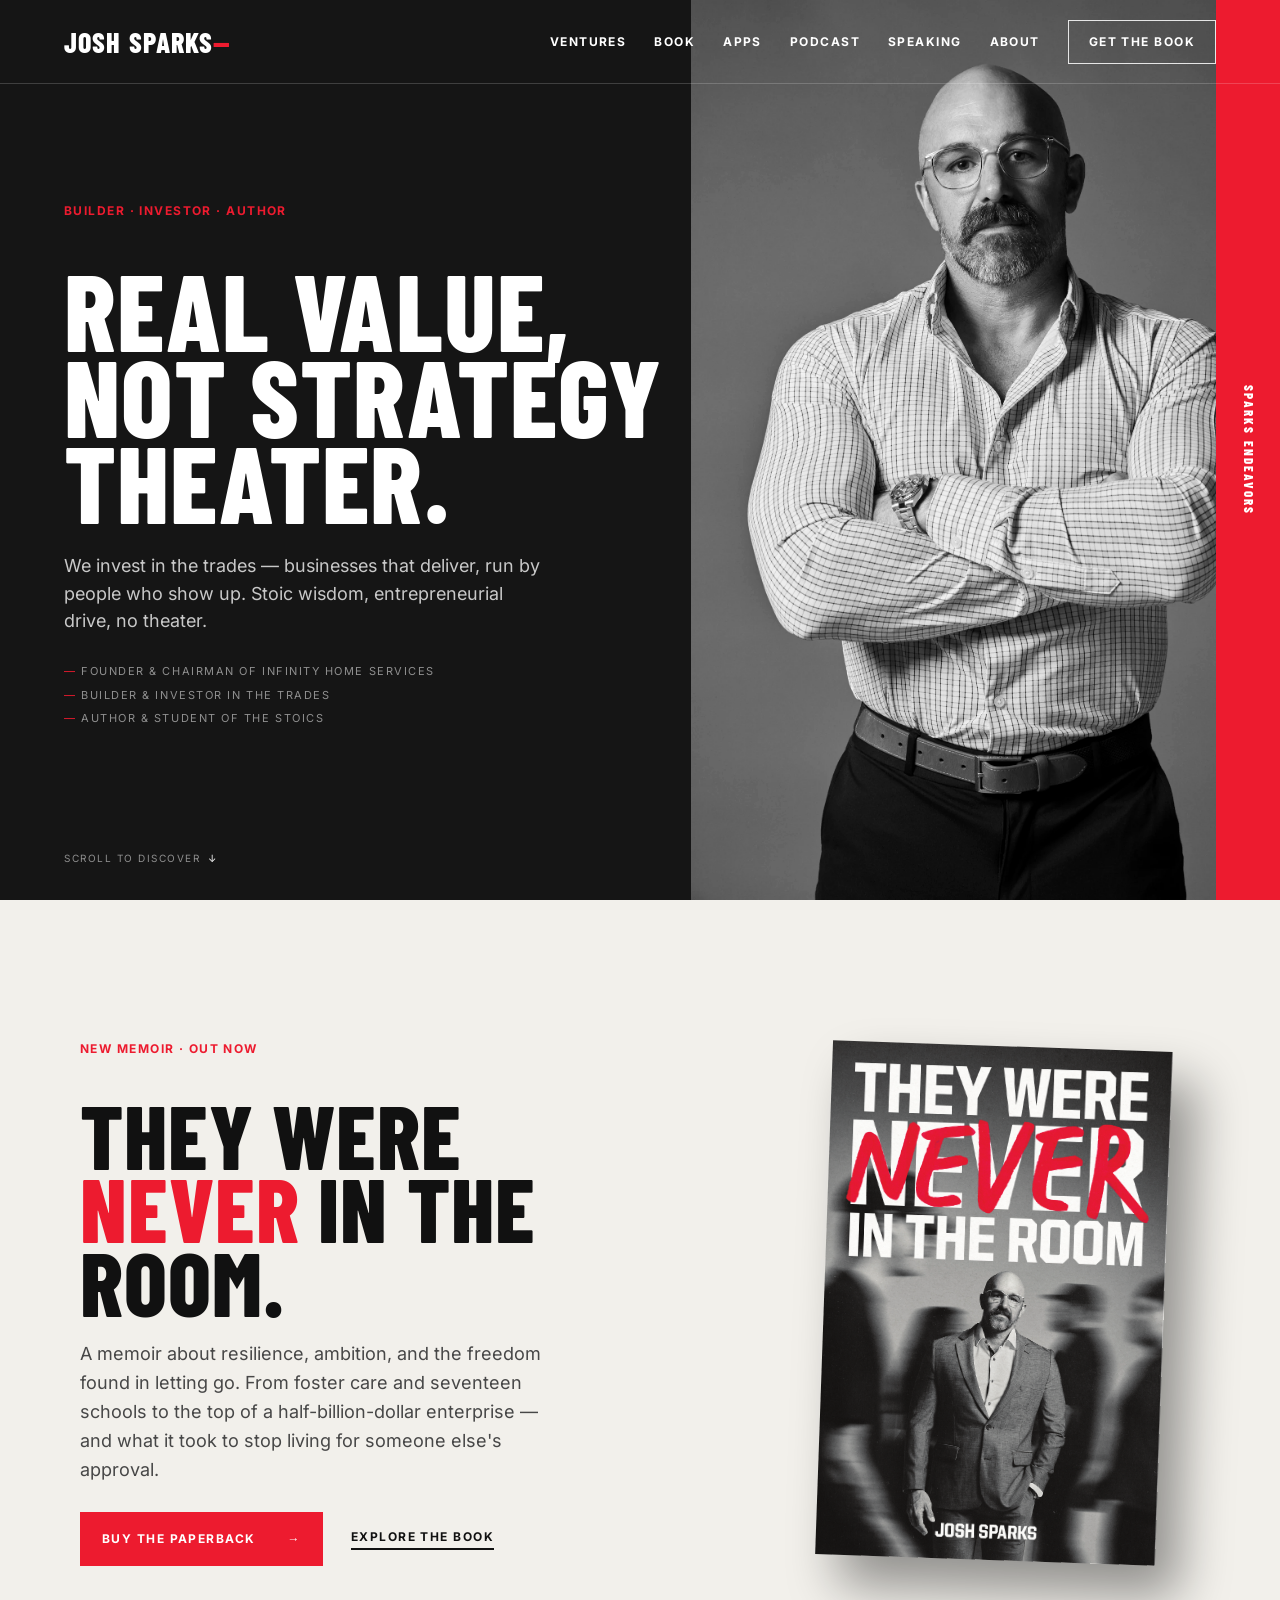
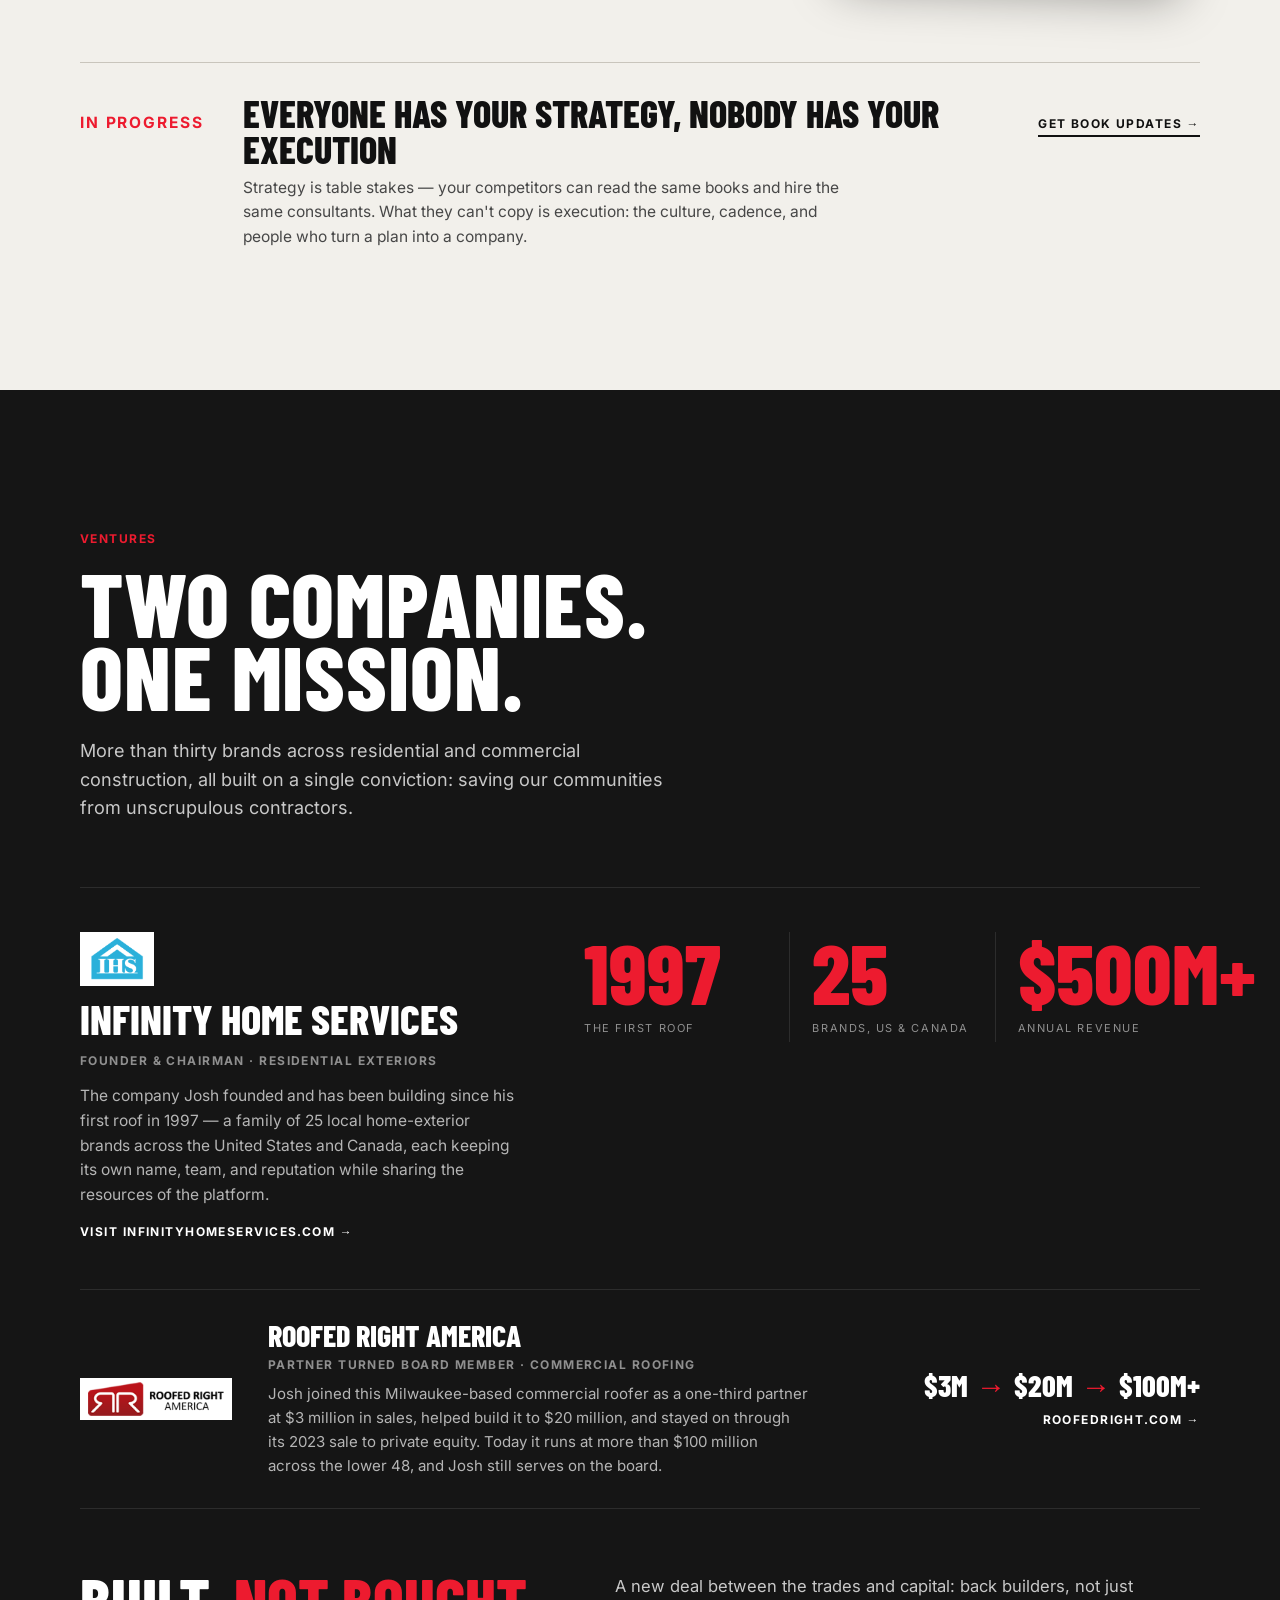
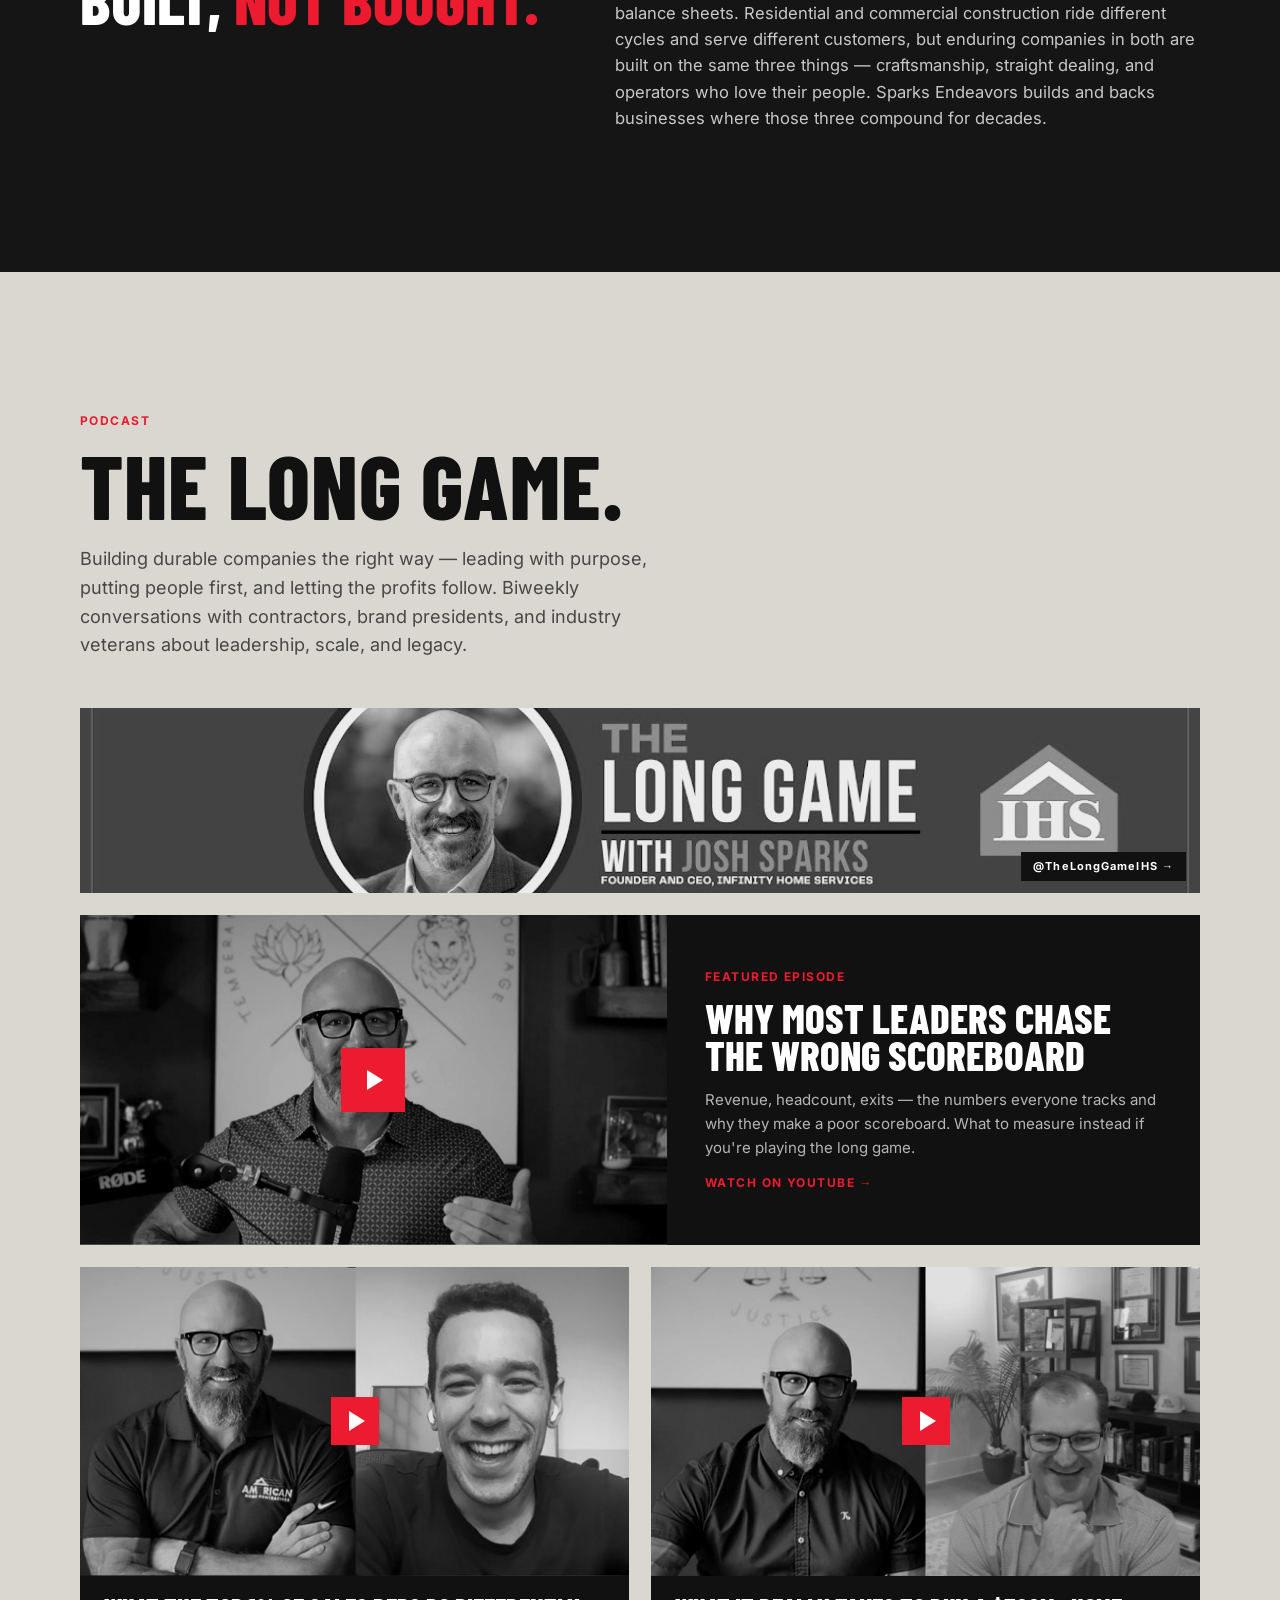
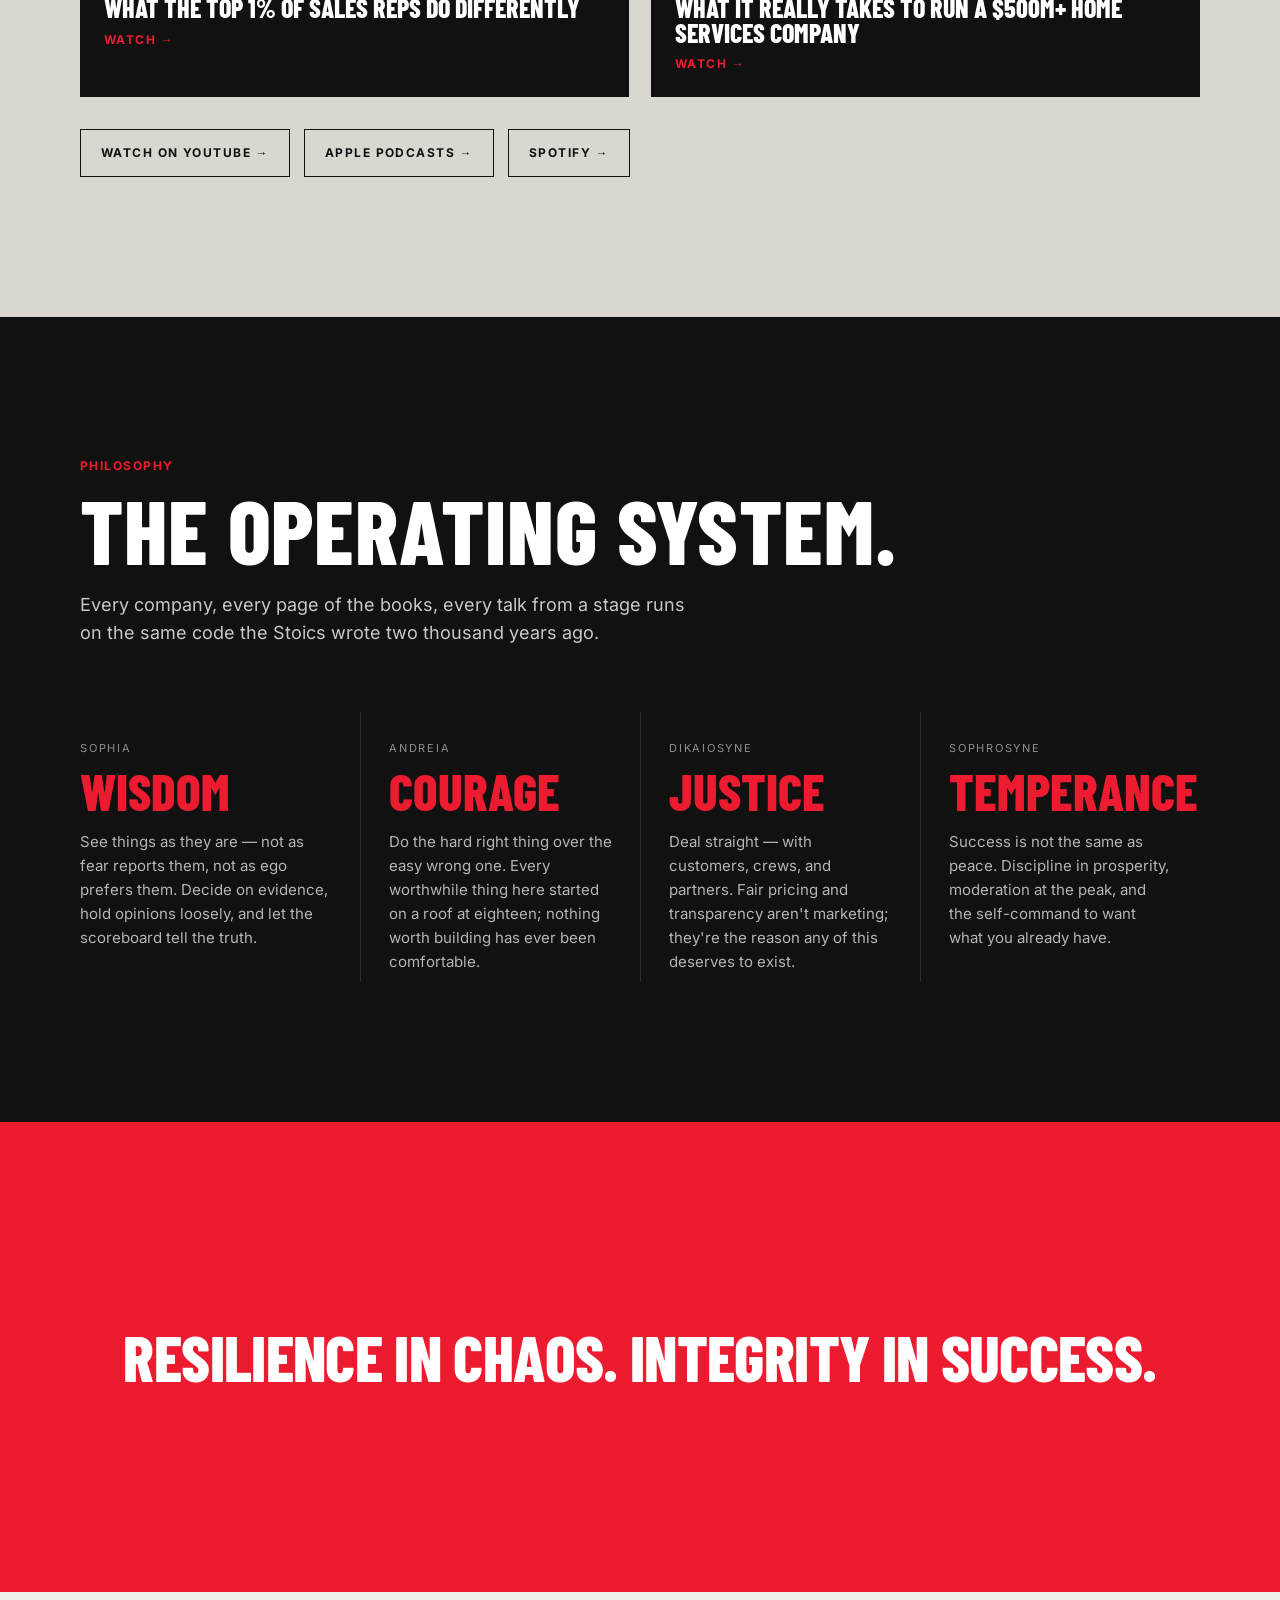
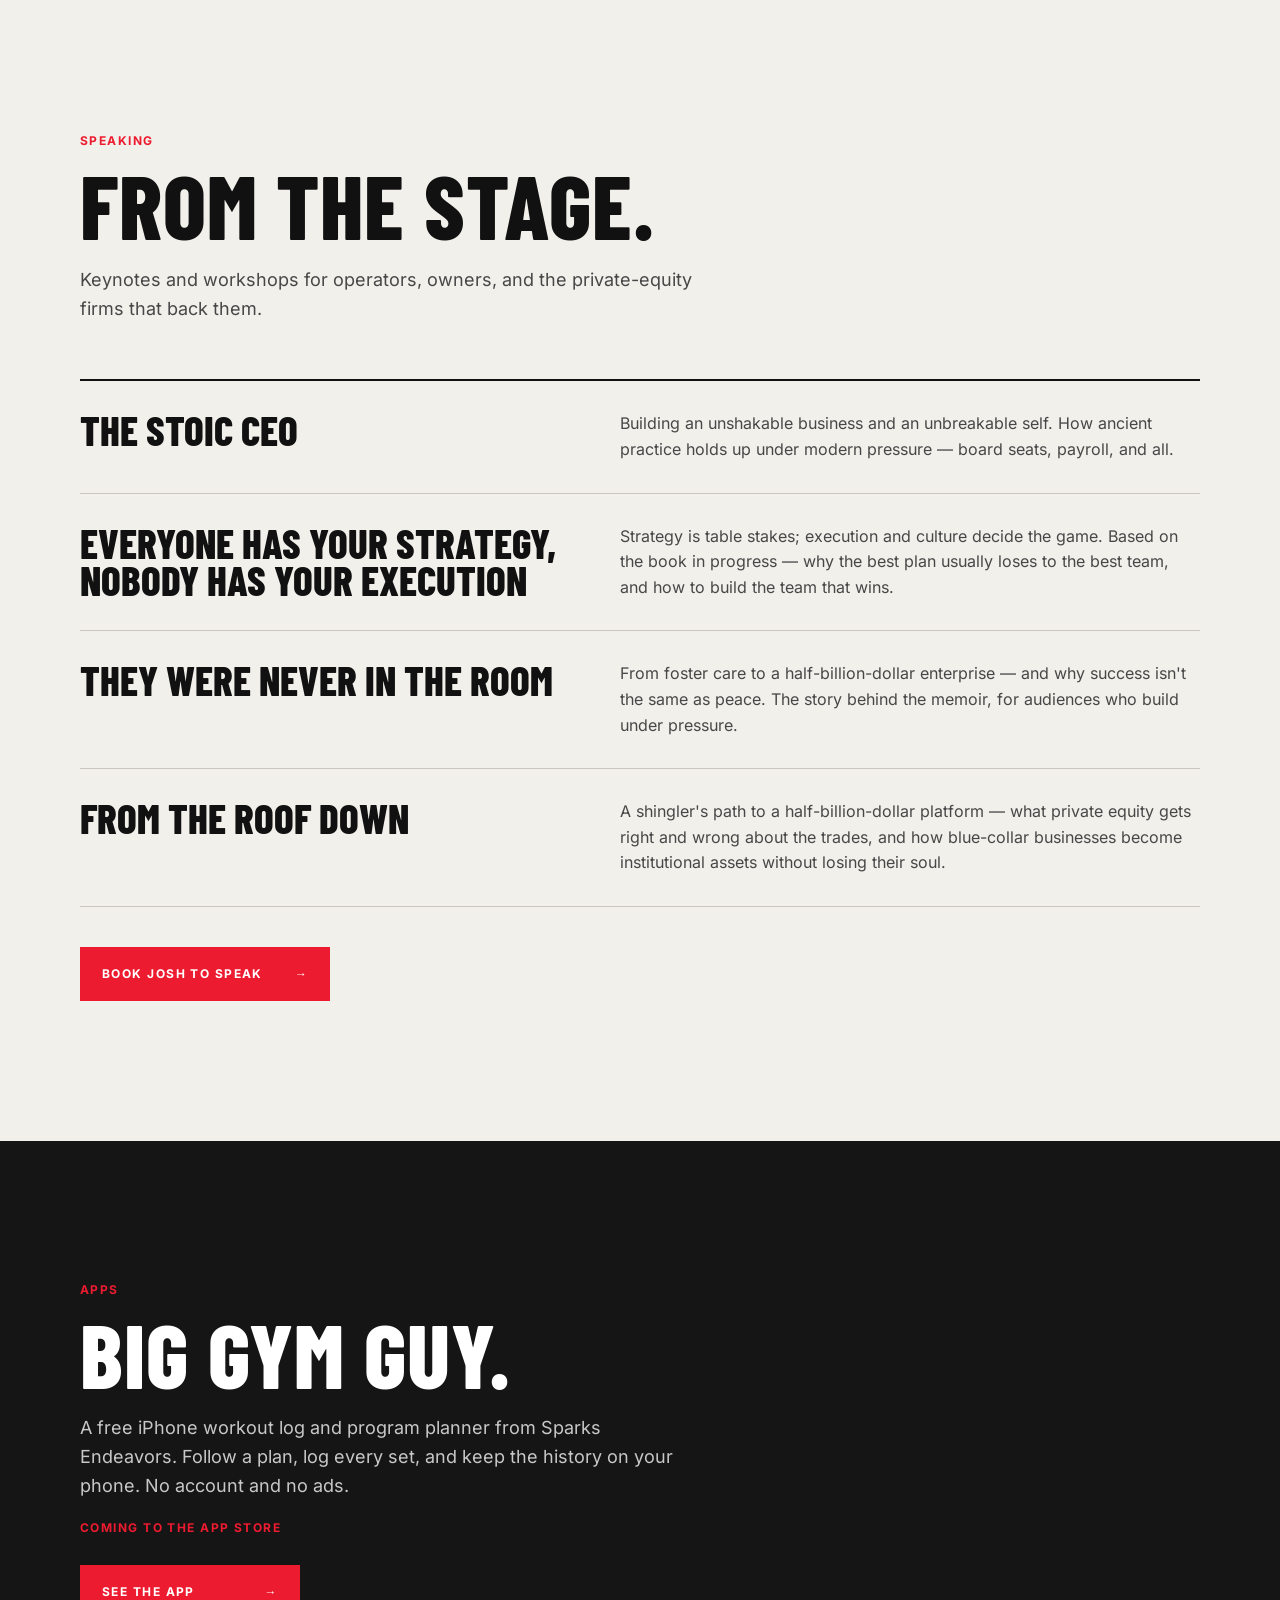
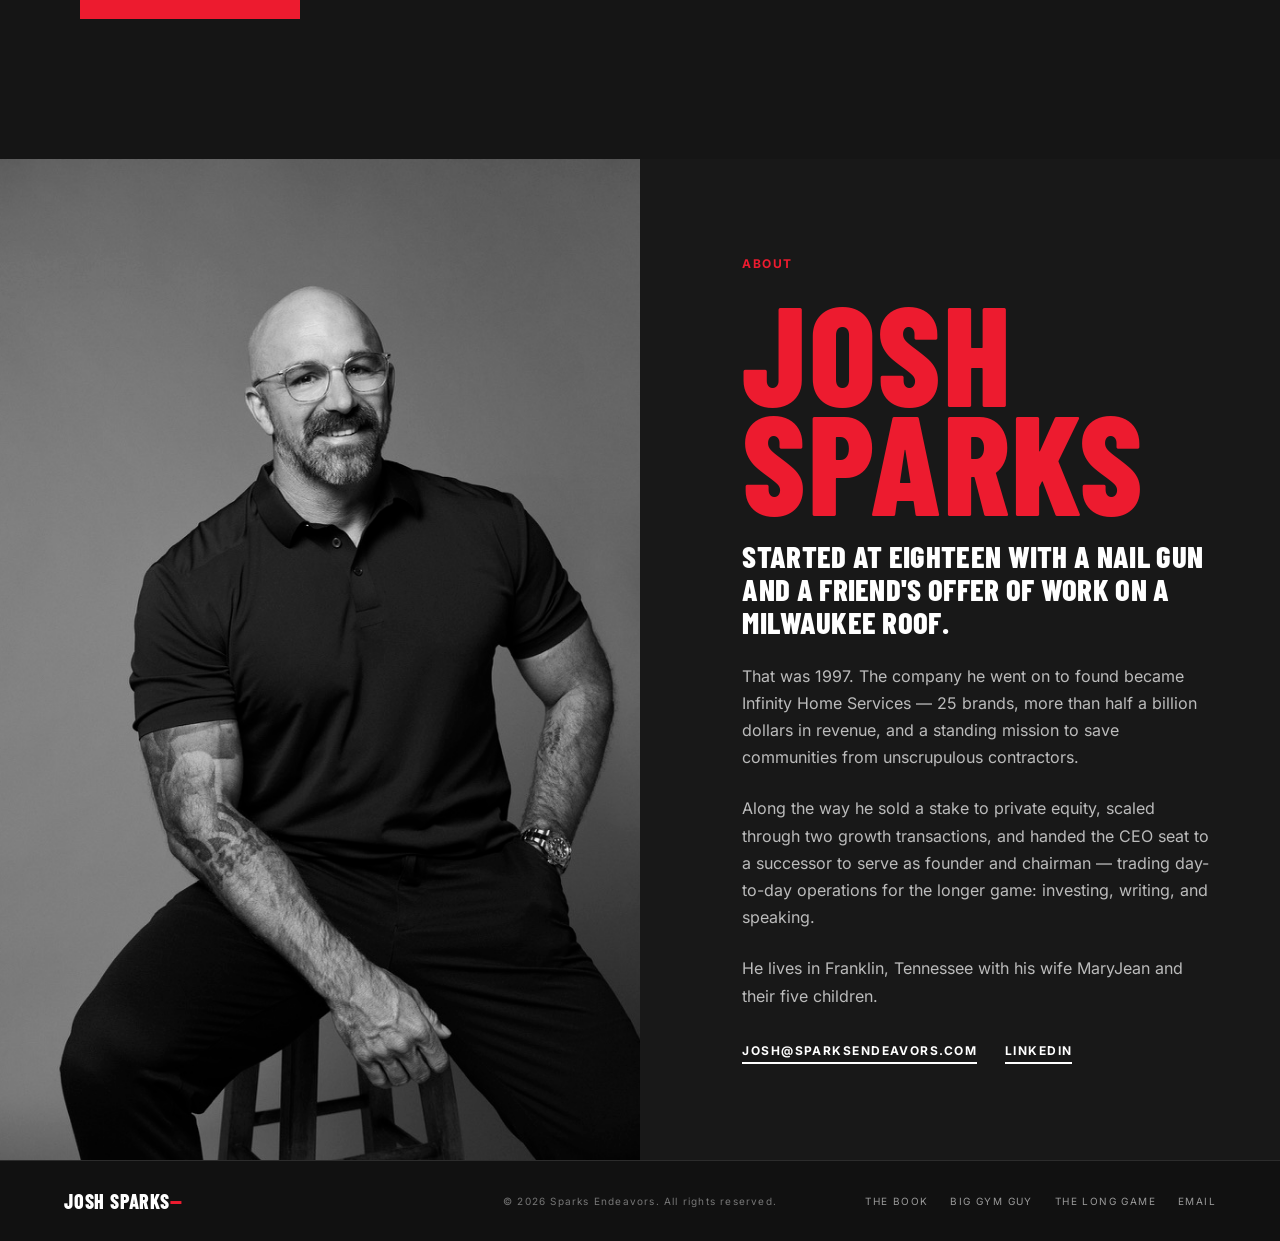
<file: index.html>
<!doctype html>
<html lang="en">
<head>
<meta charset="utf-8">
<meta name="viewport" content="width=device-width, initial-scale=1">
<title>Josh Sparks — Builder, Investor, Author | Sparks Endeavors</title>
<meta name="description" content="Josh Sparks — Founder &amp; Chairman of Infinity Home Services, builder and investor in the trades, author of They Were Never in the Room, and host of The Long Game podcast.">
<link rel="canonical" href="https://sparksendeavors.com/">
<meta property="og:type" content="website">
<meta property="og:title" content="Josh Sparks — Real value, not strategy theater.">
<meta property="og:description" content="Founder &amp; Chairman of Infinity Home Services. Builder &amp; investor in the trades. Author &amp; student of the Stoics.">
<meta property="og:url" content="https://sparksendeavors.com/">
<meta property="og:image" content="https://sparksendeavors.com/og.png">
<meta property="og:image:width" content="1200">
<meta property="og:image:height" content="630">
<meta name="twitter:card" content="summary_large_image">
<link rel="icon" type="image/png" sizes="32x32" href="/favicon-32.png">
<link rel="apple-touch-icon" href="/favicon-180.png">
<link rel="preload" href="fonts/barlow-condensed-latin-800-normal.woff2" as="font" type="font/woff2" crossorigin>
<style>
  @font-face { font-family: "Barlow Condensed"; font-weight: 800; font-style: normal; font-display: swap; src: url("fonts/barlow-condensed-latin-800-normal.woff2") format("woff2"); }
  @font-face { font-family: "Barlow Condensed"; font-weight: 800; font-style: italic; font-display: swap; src: url("fonts/barlow-condensed-latin-800-italic.woff2") format("woff2"); }
  @font-face { font-family: "Inter"; font-weight: 400; font-style: normal; font-display: swap; src: url("fonts/inter-latin-400-normal.woff2") format("woff2"); }
  @font-face { font-family: "Inter"; font-weight: 700; font-style: normal; font-display: swap; src: url("fonts/inter-latin-700-normal.woff2") format("woff2"); }

  /* One personal brand, shared with the book page: a single deliberate theme. */
  :root {
    --charcoal: #151515;
    --black: #111111;
    --deep: #181818;
    --cream: #f2f0eb;
    --stone: #dad7d0;
    --gray-panel: #d8d6d1;
    --red: #ed1b2f;
    --white: #ffffff;
    --soft: #c8c8c8;
    --muted: #8f8f8f;
    --line-dark: #2c2c2c;
    --line-light: #c9c5bc;
    --body-light: #474747;
    --display: "Barlow Condensed", "Arial Narrow", "Helvetica Neue", Arial, sans-serif;
    --text: "Inter", "Helvetica Neue", Arial, sans-serif;
    --gutter: clamp(20px, 5vw, 64px);
    --max: 1120px;
  }
  * { box-sizing: border-box; }
  html { scroll-behavior: smooth; }
  @media (prefers-reduced-motion: reduce) { html { scroll-behavior: auto; } }
  body { margin: 0; background: var(--black); color: var(--white); font: 16px/1.6 var(--text); -webkit-font-smoothing: antialiased; }
  h1, h2, h3, p, blockquote, ul { margin: 0; }
  a { color: inherit; text-decoration: none; }
  a:focus-visible, button:focus-visible { outline: 2px solid var(--red); outline-offset: 4px; }
  img { display: block; max-width: 100%; height: auto; }
  .display { font-family: var(--display); font-weight: 800; text-transform: uppercase; }
  .label { font: 700 12px/1.5 var(--text); letter-spacing: .12em; text-transform: uppercase; }
  .kicker { color: var(--red); margin-bottom: 18px; }
  .inner { max-width: var(--max); margin: 0 auto; }
  .section { padding: clamp(84px, 11vw, 140px) var(--gutter); }
  .h-section { font-size: clamp(56px, 7vw, 96px); line-height: .82; letter-spacing: .01em; }
  .lede { font-size: 18px; max-width: 56ch; margin-top: 24px; }
  .skip { position: fixed; top: -100px; left: 16px; z-index: 60; background: var(--red); padding: 10px 16px; }
  .skip:focus { top: 12px; }

  /* buttons */
  .btn { display: inline-flex; align-items: center; justify-content: space-between; gap: 32px; min-width: 220px; padding: 18px 22px; border: 0; cursor: pointer; transition: filter .2s ease, background .2s ease, color .2s ease; }
  .btn .arrow { transition: transform .2s ease; }
  .btn:hover .arrow { transform: translateX(4px); }
  .btn-red { background: var(--red); color: var(--white); }
  .btn-red:hover { filter: brightness(1.08); }
  .btn-white { background: var(--white); color: var(--black); }
  .btn-white:hover { background: var(--red); color: var(--white); }
  .underline { border-bottom: 2px solid currentColor; padding-bottom: 2px; }
  .underline:hover { color: var(--red); }

  /* ---------- nav ---------- */
  .nav { position: absolute; inset: 0 0 auto 0; z-index: 10; height: 84px; padding: 0 var(--gutter); display: flex; align-items: center; justify-content: space-between; gap: 24px; border-bottom: 1px solid rgba(255,255,255,.18); }
  .brand { font: 800 28px/1 var(--display); letter-spacing: .04em; text-transform: uppercase; white-space: nowrap; }
  .brand .dash { color: var(--red); }
  .nav-links { display: flex; align-items: center; gap: 28px; }
  .nav-links a:not(.boxed):hover { color: var(--red); }
  .boxed { border: 1px solid rgba(255,255,255,.85); padding: 12px 20px; transition: background .2s, color .2s; }
  .boxed:hover { background: var(--white); color: var(--black); }
  @media (max-width: 960px) { .nav-links a:not(.boxed) { display: none; } }
  @media (max-width: 420px) { .brand { font-size: 23px; } .boxed { padding: 10px 14px; } }

  /* ---------- hero ---------- */
  .hero { position: relative; overflow: hidden; background: var(--charcoal); min-height: max(100vh, 720px); display: grid; grid-template-columns: minmax(0, 54fr) minmax(0, 46fr); }
  .hero-copy { align-self: center; padding: 140px var(--gutter) 110px; display: flex; flex-direction: column; align-items: flex-start; gap: 28px; }
  .hero h1 { font-size: clamp(60px, 8.4vw, 124px); line-height: .8; letter-spacing: .01em; }
  .hero h1 span { display: block; white-space: nowrap; }
  .hero .mission { color: var(--soft); font-size: clamp(17px, 1.4vw, 19px); line-height: 1.55; max-width: 44ch; }
  .roles { list-style: none; padding: 0; display: flex; flex-direction: column; gap: 6px; color: var(--muted); font-size: 11px; letter-spacing: .14em; text-transform: uppercase; }
  .roles li::before { content: "— "; color: var(--red); }
  .hero-side { position: relative; background: var(--gray-panel); }
  .hero-side img { position: absolute; inset: 0; width: 100%; height: 100%; object-fit: cover; object-position: 50% 18%; filter: grayscale(1) contrast(1.06); }
  .strip { position: absolute; top: 0; right: 0; bottom: 0; width: 64px; background: var(--red); display: flex; align-items: center; justify-content: center; }
  .strip span { writing-mode: vertical-rl; font: 800 13px/1 var(--display); letter-spacing: .16em; text-transform: uppercase; white-space: nowrap; }
  .scroll-cue { position: absolute; left: var(--gutter); bottom: 34px; font-size: 10px; letter-spacing: .15em; text-transform: uppercase; color: var(--muted); }
  .scroll-cue span { color: var(--white); margin-left: 8px; }
  @media (max-width: 900px) {
    .hero { grid-template-columns: 1fr; min-height: 0; }
    .hero-copy { padding: 130px var(--gutter) 60px; }
    .hero-side { height: 520px; }
    .strip { width: 48px; }
    .scroll-cue { display: none; }
  }

  /* ---------- books (cream) ---------- */
  .books { background: var(--cream); color: var(--black); }
  .book-feature { display: grid; grid-template-columns: minmax(0, 1.2fr) minmax(0, .8fr); gap: clamp(40px, 7vw, 96px); align-items: center; }
  .book-copy { display: flex; flex-direction: column; align-items: flex-start; gap: 22px; }
  .book-copy h2 { font-size: clamp(56px, 7vw, 96px); line-height: .82; letter-spacing: .01em; }
  .book-copy h2 em { color: var(--red); font-style: normal; }
  .book-copy .deck { color: var(--body-light); font-size: 18px; max-width: 44ch; }
  .actions { display: flex; flex-wrap: wrap; align-items: center; gap: 16px 28px; margin-top: 6px; }
  .cover-link { justify-self: center; width: min(100%, 340px); }
  .cover-link img { transform: rotate(2deg); box-shadow: 24px 30px 50px rgba(0,0,0,.4); transition: transform .3s ease; }
  .cover-link:hover img { transform: rotate(0deg) scale(1.02); }
  .next-book { margin-top: clamp(64px, 8vw, 96px); padding-top: 32px; border-top: 1px solid var(--line-light); display: grid; grid-template-columns: auto minmax(0, 1fr) auto; gap: 16px 40px; align-items: baseline; }
  .next-book .status { color: var(--red); }
  .next-book h3 { font-size: clamp(28px, 3vw, 38px); line-height: .95; }
  .next-book p { color: var(--body-light); font-size: 15.5px; max-width: 60ch; margin-top: 8px; }
  .next-book .underline { white-space: nowrap; }
  @media (max-width: 860px) {
    .book-feature { grid-template-columns: 1fr; }
    .cover-link { order: -1; width: min(70%, 300px); }
    .next-book { grid-template-columns: 1fr; }
  }

  /* ---------- ventures (charcoal) ---------- */
  .ventures { background: var(--charcoal); }
  .ventures .lede { color: var(--soft); }
  .ihs { margin-top: 64px; padding-top: 44px; border-top: 1px solid var(--line-dark); display: grid; grid-template-columns: minmax(0, 1fr) minmax(0, 1.35fr); gap: 48px; align-items: start; }
  .co { display: flex; flex-direction: column; align-items: flex-start; gap: 14px; }
  .co .logo { height: 54px; width: auto; background: var(--white); padding: 6px 10px; }
  .co h3 { font-size: 42px; line-height: .9; }
  .co .role { color: var(--muted); }
  .co p.body { color: #b5b5b5; font-size: 15.5px; max-width: 44ch; }
  .co .visit { font-size: 12px; font-weight: 700; letter-spacing: .12em; text-transform: uppercase; }
  .co .visit:hover { color: var(--red); }
  .stats { display: grid; grid-template-columns: repeat(3, minmax(0, 1fr)); }
  .stat { padding: 4px 22px; border-left: 1px solid var(--line-dark); }
  .stat:first-child { border-left: 0; padding-left: 0; }
  .stat .n { display: block; color: var(--red); font: 800 clamp(52px, 6.6vw, 92px)/.85 var(--display); }
  .stat .l { display: block; margin-top: 12px; color: var(--muted); font-size: 11px; letter-spacing: .14em; text-transform: uppercase; }
  .rra { margin-top: 48px; padding: 30px 0; border-top: 1px solid var(--line-dark); border-bottom: 1px solid var(--line-dark); display: grid; grid-template-columns: auto minmax(0, 1fr) auto; gap: 36px; align-items: center; }
  .rra .logo { height: 42px; width: auto; background: var(--white); padding: 4px 8px; }
  .rra h3 { font-size: 30px; line-height: 1; }
  .rra .role { color: var(--muted); margin-top: 6px; }
  .rra p.body { color: #b5b5b5; font-size: 15px; max-width: 60ch; margin-top: 8px; }
  .rra .right { text-align: right; display: flex; flex-direction: column; align-items: flex-end; gap: 10px; }
  .arc { font: 800 30px/1 var(--display); white-space: nowrap; }
  .arc span { color: var(--red); padding: 0 8px; }
  .rra .visit { font-size: 12px; font-weight: 700; letter-spacing: .12em; text-transform: uppercase; }
  .rra .visit:hover { color: var(--red); }
  .thesis { margin-top: 64px; display: grid; grid-template-columns: minmax(0, .9fr) minmax(0, 1.1fr); gap: 24px 56px; align-items: start; }
  .thesis h3 { font-size: clamp(44px, 5vw, 68px); line-height: .85; }
  .thesis h3 em { color: var(--red); font-style: normal; }
  .thesis p { color: var(--soft); font-size: 16.5px; max-width: 58ch; }
  @media (max-width: 860px) {
    .ihs, .thesis { grid-template-columns: 1fr; }
    .rra { grid-template-columns: 1fr; gap: 16px; }
    .rra .right { text-align: left; align-items: flex-start; }
  }
  @media (max-width: 520px) { .stats { grid-template-columns: 1fr; gap: 24px; } .stat { border-left: 0; padding-left: 0; } }

  /* ---------- podcast (stone) ---------- */
  .podcast { background: var(--stone); color: var(--black); }
  .podcast .lede { color: var(--body-light); }
  .yt-banner { display: block; position: relative; margin-top: 48px; line-height: 0; overflow: hidden; }
  .yt-banner img { width: 100%; filter: grayscale(1) contrast(1.08) brightness(.92); transition: filter .35s ease; }
  .yt-banner:hover img { filter: none; }
  .yt-banner .chan { position: absolute; right: 14px; bottom: 12px; line-height: 1.4; background: var(--black); color: var(--white); padding: 7px 12px; font-size: 11px; font-weight: 700; letter-spacing: .1em; }
  .episode { margin-top: 22px; background: var(--black); color: var(--white); display: grid; grid-template-columns: minmax(0, 1.1fr) minmax(0, 1fr); align-items: stretch; }
  .thumb { display: block; position: relative; overflow: hidden; line-height: 0; }
  .ep-mini .thumb img { height: auto; }
  .thumb img { width: 100%; height: 100%; object-fit: cover; aspect-ratio: 16 / 9; filter: grayscale(1) contrast(1.1) brightness(.88); transition: filter .35s ease, transform .35s ease; }
  .episode:hover .thumb img, .ep-mini:hover .thumb img { filter: none; transform: scale(1.02); }
  .play { position: absolute; top: 50%; left: 50%; transform: translate(-50%, -50%); width: 64px; height: 64px; background: var(--red); display: flex; align-items: center; justify-content: center; }
  .play::after { content: ""; margin-left: 4px; border-style: solid; border-width: 10px 0 10px 16px; border-color: transparent transparent transparent var(--white); }
  .ep-body { align-self: center; padding: 34px clamp(24px, 3vw, 40px); display: flex; flex-direction: column; gap: 14px; align-items: flex-start; }
  .ep-body h3 { font-size: clamp(32px, 3.2vw, 44px); line-height: .9; }
  .ep-body p { color: #b5b5b5; font-size: 15px; }
  .ep-body .watch { color: var(--red); }
  .ep-grid { display: grid; grid-template-columns: 1fr 1fr; gap: 22px; margin-top: 22px; }
  .ep-mini { background: var(--black); color: var(--white); display: block; }
  .ep-mini .thumb .play { width: 48px; height: 48px; }
  .ep-mini .mini-body { padding: 20px 24px 24px; display: flex; flex-direction: column; gap: 10px; align-items: flex-start; }
  .ep-mini h3 { font-size: 26px; line-height: .95; }
  .ep-mini .watch { color: var(--red); }
  .pod-links { display: flex; flex-wrap: wrap; gap: 14px; margin-top: 32px; }
  .pod-links a { border: 1px solid var(--black); padding: 14px 20px; transition: background .2s, color .2s; }
  .pod-links a:hover { background: var(--black); color: var(--white); }
  @media (prefers-reduced-motion: reduce) { .thumb img, .yt-banner img, .cover-link img, .btn .arrow { transition: none; } .episode:hover .thumb img, .ep-mini:hover .thumb img { transform: none; } }
  @media (max-width: 860px) { .episode { grid-template-columns: 1fr; } }
  @media (max-width: 640px) { .ep-grid { grid-template-columns: 1fr; } }

  /* ---------- philosophy (black) ---------- */
  .philosophy { background: var(--black); }
  .philosophy .lede { color: var(--soft); }
  .virtues { margin-top: 64px; display: grid; grid-template-columns: repeat(4, minmax(0, 1fr)); gap: 0; }
  .virtue { padding: 28px 28px 8px; border-left: 1px solid var(--line-dark); }
  .virtue:first-child { border-left: 0; padding-left: 0; }
  .virtue .greek { color: var(--muted); font-size: 11px; letter-spacing: .16em; text-transform: uppercase; }
  .virtue h3 { color: var(--red); font-size: clamp(40px, 4vw, 54px); line-height: .9; margin: 10px 0 16px; }
  .virtue p { color: #b5b5b5; font-size: 15px; }
  @media (max-width: 960px) { .virtues { grid-template-columns: 1fr 1fr; row-gap: 24px; } .virtue:nth-child(3) { border-left: 0; padding-left: 0; } }
  @media (max-width: 560px) { .virtues { grid-template-columns: 1fr; } .virtue { border-left: 0; padding-left: 0; border-top: 1px solid var(--line-dark); } }

  /* ---------- quote band (red) ---------- */
  .quote { background: var(--red); padding: clamp(110px, 16vw, 220px) var(--gutter); }
  .quote p { max-width: 1050px; margin: 0 auto; text-align: center; font-size: clamp(36px, 5vw, 68px); line-height: .95; letter-spacing: -.01em; text-wrap: balance; }

  /* ---------- speaking (cream) ---------- */
  .speaking { background: var(--cream); color: var(--black); }
  .speaking .lede { color: var(--body-light); }
  .talks { list-style: none; padding: 0; margin-top: 56px; border-top: 2px solid var(--black); }
  .talks li { display: grid; grid-template-columns: minmax(0, 1fr) minmax(0, 1.2fr); gap: 12px 56px; padding: 30px 0; border-bottom: 1px solid var(--line-light); }
  .talks h3 { font-size: clamp(30px, 3.2vw, 42px); line-height: .92; }
  .talks p { color: var(--body-light); font-size: 16px; max-width: 58ch; }
  .speaking .actions { margin-top: 40px; }
  @media (max-width: 760px) { .talks li { grid-template-columns: 1fr; } }

  /* ---------- apps (charcoal) ---------- */
  .apps { background: var(--charcoal); }
  .apps .lede { color: var(--soft); }
  .apps .actions { margin-top: 28px; }
  .apps .status { color: var(--red); margin-top: 18px; }

  /* ---------- about (deep) ---------- */
  .about { background: var(--deep); display: grid; grid-template-columns: 1fr 1fr; }
  .about-photo { width: 100%; height: 100%; min-height: 680px; object-fit: cover; object-position: 50% 25%; filter: grayscale(1); }
  .about-copy { align-self: center; padding: 96px var(--gutter) 96px clamp(40px, 8vw, 104px); max-width: 660px; display: flex; flex-direction: column; gap: 24px; }
  .about h2 { color: var(--red); font-size: clamp(84px, 11vw, 140px); line-height: .78; letter-spacing: .01em; }
  .about .opener { font: 800 clamp(24px, 2.4vw, 32px)/1.08 var(--display); text-transform: uppercase; letter-spacing: .01em; }
  .about p.body { color: #bbbbbb; font-size: 16px; line-height: 1.7; max-width: 50ch; }
  .about .contact { display: flex; flex-wrap: wrap; gap: 12px 28px; margin-top: 8px; }
  .about .contact a { color: var(--white); }
  @media (max-width: 900px) {
    .about { grid-template-columns: 1fr; }
    .about-photo { min-height: 0; aspect-ratio: 4 / 5; }
    .about-copy { padding: 64px var(--gutter) 84px; }
  }

  /* ---------- footer ---------- */
  footer { background: var(--black); padding: 30px var(--gutter); display: grid; grid-template-columns: 1fr auto 1fr; align-items: center; gap: 16px; border-top: 1px solid var(--line-dark); }
  footer .brand { font-size: 20px; }
  footer .copy { font-size: 10px; letter-spacing: .12em; color: #777; text-align: center; }
  footer .links { justify-self: end; display: flex; gap: 22px; font-size: 10px; letter-spacing: .14em; text-transform: uppercase; color: #9a9a9a; }
  footer .links a:hover { color: var(--white); }
  @media (max-width: 700px) { footer { grid-template-columns: 1fr; justify-items: center; } footer .links { justify-self: center; } }

  /* ---------- modals ---------- */
  .modal-overlay { position: fixed; inset: 0; z-index: 50; background: rgba(0,0,0,.7); display: flex; align-items: center; justify-content: center; padding: 24px; }
  .modal-overlay[hidden] { display: none; }
  .modal { position: relative; width: 100%; max-width: 440px; max-height: calc(100vh - 48px); overflow-y: auto; background: var(--charcoal); border-top: 4px solid var(--red); padding: 40px 36px 34px; }
  .modal h3 { font: 800 40px/.9 var(--display); text-transform: uppercase; margin-bottom: 12px; }
  .modal .m-sub { color: var(--soft); font-size: 15px; margin-bottom: 22px; }
  .modal label { display: block; font-size: 11px; font-weight: 700; letter-spacing: .14em; text-transform: uppercase; color: var(--muted); margin: 16px 0 6px; }
  .modal input[type="text"], .modal input[type="email"], .modal textarea { width: 100%; padding: 13px 14px; font: 16px var(--text); background: var(--black); color: var(--white); border: 1px solid #333; border-radius: 0; }
  .modal textarea { resize: vertical; min-height: 100px; line-height: 1.5; }
  .modal input:focus-visible, .modal textarea:focus-visible { outline: 2px solid var(--red); outline-offset: 0; }
  .modal .cta { width: 100%; margin-top: 24px; justify-content: center; font: 700 12px/1.5 var(--text); letter-spacing: .12em; text-transform: uppercase; }
  .modal .cta:disabled { opacity: .7; cursor: default; }
  .m-close { position: absolute; top: 10px; right: 12px; background: none; border: 0; color: var(--muted); font-size: 26px; line-height: 1; padding: 6px; cursor: pointer; }
  .m-close:hover { color: var(--white); }
  .m-error { display: none; color: #ff8a95; font-size: 14px; margin-top: 14px; }
  .m-error a { text-decoration: underline; }
  .m-success { text-align: center; padding: 20px 0 8px; }
  .m-success p { color: var(--soft); }
  .hp-field { position: absolute; left: -9999px; opacity: 0; }
</style>
</head>
<body>
<a class="skip label" href="#main">Skip to content</a>

<nav class="nav" aria-label="Main">
  <a class="brand" href="#top">Josh Sparks<span class="dash">—</span></a>
  <div class="nav-links label">
    <a href="#ventures">Ventures</a>
    <a href="book.html">Book</a>
    <a href="#apps">Apps</a>
    <a href="#podcast">Podcast</a>
    <a href="#speaking">Speaking</a>
    <a href="#about">About</a>
    <a class="boxed" href="book.html">Get the book</a>
  </div>
</nav>

<main id="main">
  <header class="hero" id="top">
    <div class="hero-copy">
      <p class="label kicker">Builder · Investor · Author</p>
      <h1 class="display"><span>Real value,</span><span>not strategy</span><span>theater.</span></h1>
      <p class="mission">We invest in the trades — businesses that deliver, run by people who show up. Stoic wisdom, entrepreneurial drive, no theater.</p>
      <ul class="roles">
        <li>Founder &amp; Chairman of Infinity Home Services</li>
        <li>Builder &amp; investor in the trades</li>
        <li>Author &amp; student of the Stoics</li>
      </ul>
    </div>
    <div class="hero-side">
      <img src="josh-sparks.webp" width="1467" height="2200" fetchpriority="high" alt="Josh Sparks">
      <div class="strip" aria-hidden="true"><span>Sparks Endeavors</span></div>
    </div>
    <a class="scroll-cue" href="#books">Scroll to discover<span aria-hidden="true">↓</span></a>
  </header>

  <section class="section books" id="books" aria-labelledby="books-title">
    <div class="inner">
      <div class="book-feature">
        <div class="book-copy">
          <p class="label kicker">New memoir · Out now</p>
          <h2 class="display" id="books-title">They were <em>never</em> in the room.</h2>
          <p class="deck">A memoir about resilience, ambition, and the freedom found in letting go. From foster care and seventeen schools to the top of a half-billion-dollar enterprise — and what it took to stop living for someone else's approval.</p>
          <div class="actions label">
            <a class="btn btn-red" href="https://www.amazon.com/dp/B0HNTPWGVC" target="_blank" rel="noopener noreferrer">Buy the paperback <span class="arrow" aria-hidden="true">→</span></a>
            <a class="underline" href="book.html">Explore the book</a>
          </div>
        </div>
        <a class="cover-link" href="book.html" aria-label="Explore They Were Never in the Room">
          <img src="book-cover.png" width="796" height="1203" loading="lazy" decoding="async" alt="They Were Never in the Room by Josh Sparks — book cover">
        </a>
      </div>

      <div class="next-book">
        <p class="label status">In progress</p>
        <div>
          <h3 class="display">Everyone Has Your Strategy, Nobody Has Your Execution</h3>
          <p>Strategy is table stakes — your competitors can read the same books and hire the same consultants. What they can't copy is execution: the culture, cadence, and people who turn a plan into a company.</p>
        </div>
        <a class="label underline" href="#" id="open-signup">Get book updates →</a>
      </div>
    </div>
  </section>

  <section class="section ventures" id="ventures" aria-labelledby="ventures-title">
    <div class="inner">
      <p class="label kicker">Ventures</p>
      <h2 class="display h-section" id="ventures-title">Two companies.<br>One mission.</h2>
      <p class="lede">More than thirty brands across residential and commercial construction, all built on a single conviction: saving our communities from unscrupulous contractors.</p>

      <div class="ihs">
        <div class="co">
          <img class="logo" src="images/ihs-logo.png" width="313" height="245" alt="Infinity Home Services logo">
          <h3 class="display">Infinity Home Services</h3>
          <p class="label role">Founder &amp; Chairman · Residential exteriors</p>
          <p class="body">The company Josh founded and has been building since his first roof in 1997 — a family of 25 local home-exterior brands across the United States and Canada, each keeping its own name, team, and reputation while sharing the resources of the platform.</p>
          <a class="visit" href="https://www.infinityhomeservices.com" target="_blank" rel="noopener">Visit infinityhomeservices.com →</a>
        </div>
        <div class="stats">
          <div class="stat"><span class="n">1997</span><span class="l">The first roof</span></div>
          <div class="stat"><span class="n">25</span><span class="l">Brands, US &amp; Canada</span></div>
          <div class="stat"><span class="n">$500M+</span><span class="l">Annual revenue</span></div>
        </div>
      </div>

      <div class="rra">
        <img class="logo" src="images/rra-logo.png" width="363" height="91" alt="Roofed Right America logo">
        <div>
          <h3 class="display">Roofed Right America</h3>
          <p class="label role">Partner turned Board Member · Commercial roofing</p>
          <p class="body">Josh joined this Milwaukee-based commercial roofer as a one-third partner at $3 million in sales, helped build it to $20 million, and stayed on through its 2023 sale to private equity. Today it runs at more than $100 million across the lower 48, and Josh still serves on the board.</p>
        </div>
        <div class="right">
          <p class="arc">$3M<span>→</span>$20M<span>→</span>$100M+</p>
          <a class="visit" href="https://www.roofedright.com" target="_blank" rel="noopener">roofedright.com →</a>
        </div>
      </div>

      <div class="thesis">
        <h3 class="display">Built, <em>not bought.</em></h3>
        <p>A new deal between the trades and capital: back builders, not just balance sheets. Residential and commercial construction ride different cycles and serve different customers, but enduring companies in both are built on the same three things — craftsmanship, straight dealing, and operators who love their people. Sparks Endeavors builds and backs businesses where those three compound for decades.</p>
      </div>
    </div>
  </section>

  <section class="section podcast" id="podcast" aria-labelledby="podcast-title">
    <div class="inner">
      <p class="label kicker">Podcast</p>
      <h2 class="display h-section" id="podcast-title">The Long Game.</h2>
      <p class="lede">Building durable companies the right way — leading with purpose, putting people first, and letting the profits follow. Biweekly conversations with contractors, brand presidents, and industry veterans about leadership, scale, and legacy.</p>

      <a class="yt-banner" href="https://www.youtube.com/@TheLongGameIHS" target="_blank" rel="noopener" aria-label="The Long Game with Josh Sparks on YouTube">
        <img src="images/long-game-banner.jpg" width="1060" height="175" loading="lazy" alt="The Long Game with Josh Sparks — YouTube channel banner">
        <span class="chan">@TheLongGameIHS →</span>
      </a>

      <a class="episode" href="https://www.youtube.com/watch?v=e8KC3An7hgE&amp;t=9s" target="_blank" rel="noopener">
        <span class="thumb">
          <img src="images/ep-wrong-scoreboard.jpg" width="800" height="450" loading="lazy" alt="">
          <span class="play" aria-hidden="true"></span>
        </span>
        <span class="ep-body">
          <span class="label kicker" style="margin:0">Featured episode</span>
          <h3 class="display">Why most leaders chase the wrong scoreboard</h3>
          <p>Revenue, headcount, exits — the numbers everyone tracks and why they make a poor scoreboard. What to measure instead if you're playing the long game.</p>
          <span class="label watch">Watch on YouTube →</span>
        </span>
      </a>

      <div class="ep-grid">
        <a class="ep-mini" href="https://www.youtube.com/watch?v=PvD6XVY-FUY" target="_blank" rel="noopener">
          <span class="thumb"><img src="images/ep-top-sales-reps.jpg" width="560" height="315" loading="lazy" alt=""><span class="play" aria-hidden="true"></span></span>
          <span class="mini-body">
            <h3 class="display">What the top 1% of sales reps do differently</h3>
            <span class="label watch">Watch →</span>
          </span>
        </a>
        <a class="ep-mini" href="https://www.youtube.com/watch?v=nxQ8qrxo8kw" target="_blank" rel="noopener">
          <span class="thumb"><img src="images/ep-500m-company.jpg" width="560" height="315" loading="lazy" alt=""><span class="play" aria-hidden="true"></span></span>
          <span class="mini-body">
            <h3 class="display">What it really takes to run a $500M+ home services company</h3>
            <span class="label watch">Watch →</span>
          </span>
        </a>
      </div>

      <div class="pod-links label">
        <a href="https://www.youtube.com/@TheLongGameIHS" target="_blank" rel="noopener">Watch on YouTube →</a>
        <a href="https://podcasts.apple.com/us/podcast/the-long-game/id1841676531" target="_blank" rel="noopener">Apple Podcasts →</a>
        <a href="https://open.spotify.com/show/6ZC6IY5cFqt5JQDvL3kC0i" target="_blank" rel="noopener">Spotify →</a>
      </div>
    </div>
  </section>

  <section class="section philosophy" id="philosophy" aria-labelledby="philosophy-title">
    <div class="inner">
      <p class="label kicker">Philosophy</p>
      <h2 class="display h-section" id="philosophy-title">The operating system.</h2>
      <p class="lede">Every company, every page of the books, every talk from a stage runs on the same code the Stoics wrote two thousand years ago.</p>
      <div class="virtues">
        <div class="virtue">
          <p class="greek">Sophia</p>
          <h3 class="display">Wisdom</h3>
          <p>See things as they are — not as fear reports them, not as ego prefers them. Decide on evidence, hold opinions loosely, and let the scoreboard tell the truth.</p>
        </div>
        <div class="virtue">
          <p class="greek">Andreia</p>
          <h3 class="display">Courage</h3>
          <p>Do the hard right thing over the easy wrong one. Every worthwhile thing here started on a roof at eighteen; nothing worth building has ever been comfortable.</p>
        </div>
        <div class="virtue">
          <p class="greek">Dikaiosyne</p>
          <h3 class="display">Justice</h3>
          <p>Deal straight — with customers, crews, and partners. Fair pricing and transparency aren't marketing; they're the reason any of this deserves to exist.</p>
        </div>
        <div class="virtue">
          <p class="greek">Sophrosyne</p>
          <h3 class="display">Temperance</h3>
          <p>Success is not the same as peace. Discipline in prosperity, moderation at the peak, and the self-command to want what you already have.</p>
        </div>
      </div>
    </div>
  </section>

  <section class="quote" aria-label="Creed">
    <p class="display">Resilience in chaos. Integrity in success.</p>
  </section>

  <section class="section speaking" id="speaking" aria-labelledby="speaking-title">
    <div class="inner">
      <p class="label kicker">Speaking</p>
      <h2 class="display h-section" id="speaking-title">From the stage.</h2>
      <p class="lede">Keynotes and workshops for operators, owners, and the private-equity firms that back them.</p>
      <ul class="talks">
        <li>
          <h3 class="display">The Stoic CEO</h3>
          <p>Building an unshakable business and an unbreakable self. How ancient practice holds up under modern pressure — board seats, payroll, and all.</p>
        </li>
        <li>
          <h3 class="display">Everyone Has Your Strategy, Nobody Has Your Execution</h3>
          <p>Strategy is table stakes; execution and culture decide the game. Based on the book in progress — why the best plan usually loses to the best team, and how to build the team that wins.</p>
        </li>
        <li>
          <h3 class="display">They Were Never in the Room</h3>
          <p>From foster care to a half-billion-dollar enterprise — and why success isn't the same as peace. The story behind the memoir, for audiences who build under pressure.</p>
        </li>
        <li>
          <h3 class="display">From the Roof Down</h3>
          <p>A shingler's path to a half-billion-dollar platform — what private equity gets right and wrong about the trades, and how blue-collar businesses become institutional assets without losing their soul.</p>
        </li>
      </ul>
      <div class="actions label">
        <a class="btn btn-red" href="#" id="open-speak">Book Josh to speak <span class="arrow" aria-hidden="true">→</span></a>
      </div>
    </div>
  </section>

  <section class="section apps" id="apps" aria-labelledby="apps-title">
    <div class="inner">
      <p class="label kicker">Apps</p>
      <h2 class="display h-section" id="apps-title">Big Gym Guy.</h2>
      <p class="lede">A free iPhone workout log and program planner from Sparks Endeavors. Follow a plan, log every set, and keep the history on your phone. No account and no ads.</p>
      <p class="label status">Coming to the App Store</p>
      <div class="actions label">
        <a class="btn btn-red" href="biggymguy/">See the app <span class="arrow" aria-hidden="true">→</span></a>
      </div>
    </div>
  </section>

  <section class="about" id="about" aria-labelledby="about-title">
    <img class="about-photo" src="images/about-portrait.jpg" width="725" height="1086" loading="lazy" decoding="async" alt="Josh Sparks, seated, black-and-white portrait">
    <div class="about-copy">
      <p class="label kicker" style="margin:0">About</p>
      <h2 class="display" id="about-title">Josh<br>Sparks</h2>
      <p class="opener">Started at eighteen with a nail gun and a friend's offer of work on a Milwaukee roof.</p>
      <p class="body">That was 1997. The company he went on to found became Infinity Home Services — 25 brands, more than half a billion dollars in revenue, and a standing mission to save communities from unscrupulous contractors.</p>
      <p class="body">Along the way he sold a stake to private equity, scaled through two growth transactions, and handed the CEO seat to a successor to serve as founder and chairman — trading day-to-day operations for the longer game: investing, writing, and speaking.</p>
      <p class="body">He lives in Franklin, Tennessee with his wife MaryJean and their five children.</p>
      <div class="contact label">
        <a class="underline" href="mailto:josh@sparksendeavors.com">josh@sparksendeavors.com</a>
        <a class="underline" href="https://www.linkedin.com/in/joshua-sparks-1b570330" target="_blank" rel="noopener">LinkedIn</a>
      </div>
    </div>
  </section>
</main>

<footer>
  <a class="brand" href="#top">Josh Sparks<span class="dash">—</span></a>
  <p class="copy">© 2026 Sparks Endeavors. All rights reserved.</p>
  <div class="links">
    <a href="book.html">The book</a>
    <a href="biggymguy/">Big Gym Guy</a>
    <a href="https://www.youtube.com/@TheLongGameIHS" target="_blank" rel="noopener">The Long Game</a>
    <a href="mailto:josh@sparksendeavors.com">Email</a>
  </div>
</footer>

<div class="modal-overlay" id="signup-modal" hidden role="dialog" aria-modal="true" aria-labelledby="signup-title">
  <div class="modal">
    <button class="m-close" type="button" aria-label="Close">×</button>
    <div class="m-body">
      <h3 id="signup-title">Get book updates</h3>
      <p class="m-sub">Leave your name and email for book news and future releases from Josh. Nothing else, no spam.</p>
      <form id="signup-form" novalidate>
        <input type="checkbox" name="botcheck" class="hp-field" tabindex="-1" autocomplete="off">
        <label for="sf-name">Name</label>
        <input type="text" id="sf-name" name="name" autocomplete="name" required>
        <label for="sf-email">Email</label>
        <input type="email" id="sf-email" name="email" autocomplete="email" required>
        <button class="btn btn-red cta" type="submit">Put me on the list</button>
        <p class="m-error" id="sf-error">Something went wrong sending that. Please try again, or email <a href="mailto:josh@sparksendeavors.com">josh@sparksendeavors.com</a> directly.</p>
      </form>
    </div>
    <div class="m-success" hidden>
      <h3>You're on the list.</h3>
      <p>Thanks — you'll hear from Josh with book news and future releases.</p>
    </div>
  </div>
</div>

<div class="modal-overlay" id="speak-modal" hidden role="dialog" aria-modal="true" aria-labelledby="speak-title">
  <div class="modal">
    <button class="m-close" type="button" aria-label="Close">×</button>
    <div class="m-body">
      <h3 id="speak-title">Book Josh to speak</h3>
      <p class="m-sub">Tell me a little about your event and I'll get back to you directly.</p>
      <form id="speak-form" novalidate>
        <input type="checkbox" name="botcheck" class="hp-field" tabindex="-1" autocomplete="off">
        <label for="sp-name">Name</label>
        <input type="text" id="sp-name" name="name" autocomplete="name" required>
        <label for="sp-email">Email</label>
        <input type="email" id="sp-email" name="email" autocomplete="email" required>
        <label for="sp-org">Organization</label>
        <input type="text" id="sp-org" name="organization" autocomplete="organization">
        <label for="sp-msg">About your event</label>
        <textarea id="sp-msg" name="message" placeholder="Event, audience, date, location…" required></textarea>
        <button class="btn btn-red cta" type="submit">Send inquiry</button>
        <p class="m-error" id="sp-error">Something went wrong sending that. Please try again, or email <a href="mailto:josh@sparksendeavors.com">josh@sparksendeavors.com</a> directly.</p>
      </form>
    </div>
    <div class="m-success" hidden>
      <h3>Inquiry sent.</h3>
      <p>Thanks — Josh will get back to you soon.</p>
    </div>
  </div>
</div>

<script>
(function () {
  var ACCESS_KEY = '738c817d-c6e9-473a-be88-2d41ad67a5d8';

  function setupModal(overlayId, openId, formId, errorId, subject, extraFields) {
    var overlay = document.getElementById(overlayId);
    var openLink = document.getElementById(openId);
    var form = document.getElementById(formId);
    var errorEl = document.getElementById(errorId);
    var body = overlay.querySelector('.m-body');
    var success = overlay.querySelector('.m-success');

    function open(e) {
      if (e) e.preventDefault();
      overlay.hidden = false;
      document.documentElement.style.overflow = 'hidden';
      var first = form.querySelector('input[type="text"]');
      if (first) first.focus();
    }
    function close() {
      overlay.hidden = true;
      document.documentElement.style.overflow = '';
    }

    openLink.addEventListener('click', open);
    overlay.querySelector('.m-close').addEventListener('click', close);
    overlay.addEventListener('click', function (e) { if (e.target === overlay) close(); });
    document.addEventListener('keydown', function (e) {
      if (e.key === 'Escape' && !overlay.hidden) close();
    });

    form.addEventListener('submit', function (e) {
      e.preventDefault();
      errorEl.style.display = 'none';
      if (!form.reportValidity()) return;
      var btn = form.querySelector('.cta');
      var btnLabel = btn.textContent;
      btn.disabled = true;
      btn.textContent = 'Sending…';
      var payload = {
        access_key: ACCESS_KEY,
        subject: subject,
        from_name: 'Sparks Endeavors Website',
        name: form.name.value,
        email: form.email.value,
        botcheck: form.botcheck.checked
      };
      (extraFields || []).forEach(function (f) { payload[f] = form[f].value; });
      fetch('https://api.web3forms.com/submit', {
        method: 'POST',
        headers: { 'Content-Type': 'application/json', 'Accept': 'application/json' },
        body: JSON.stringify(payload)
      }).then(function (r) { return r.json(); }).then(function (data) {
        if (data.success) {
          body.hidden = true;
          success.hidden = false;
        } else { throw new Error(data.message); }
      }).catch(function () {
        errorEl.style.display = 'block';
        btn.disabled = false;
        btn.textContent = btnLabel;
      });
    });

    return { open: open };
  }

  var signup = setupModal('signup-modal', 'open-signup', 'signup-form', 'sf-error',
    'Book list signup — sparksendeavors.com', []);
  setupModal('speak-modal', 'open-speak', 'speak-form', 'sp-error',
    'Speaking inquiry — sparksendeavors.com', ['organization', 'message']);

  // A shared signup link opens the form immediately, including for returning visitors.
  function openSignupFromLink() {
    if (window.location.hash !== '#book-signup') return;
    signup.open();
  }
  window.addEventListener('hashchange', openSignupFromLink);
  openSignupFromLink();
})();
</script>
</body>
</html>
</file>
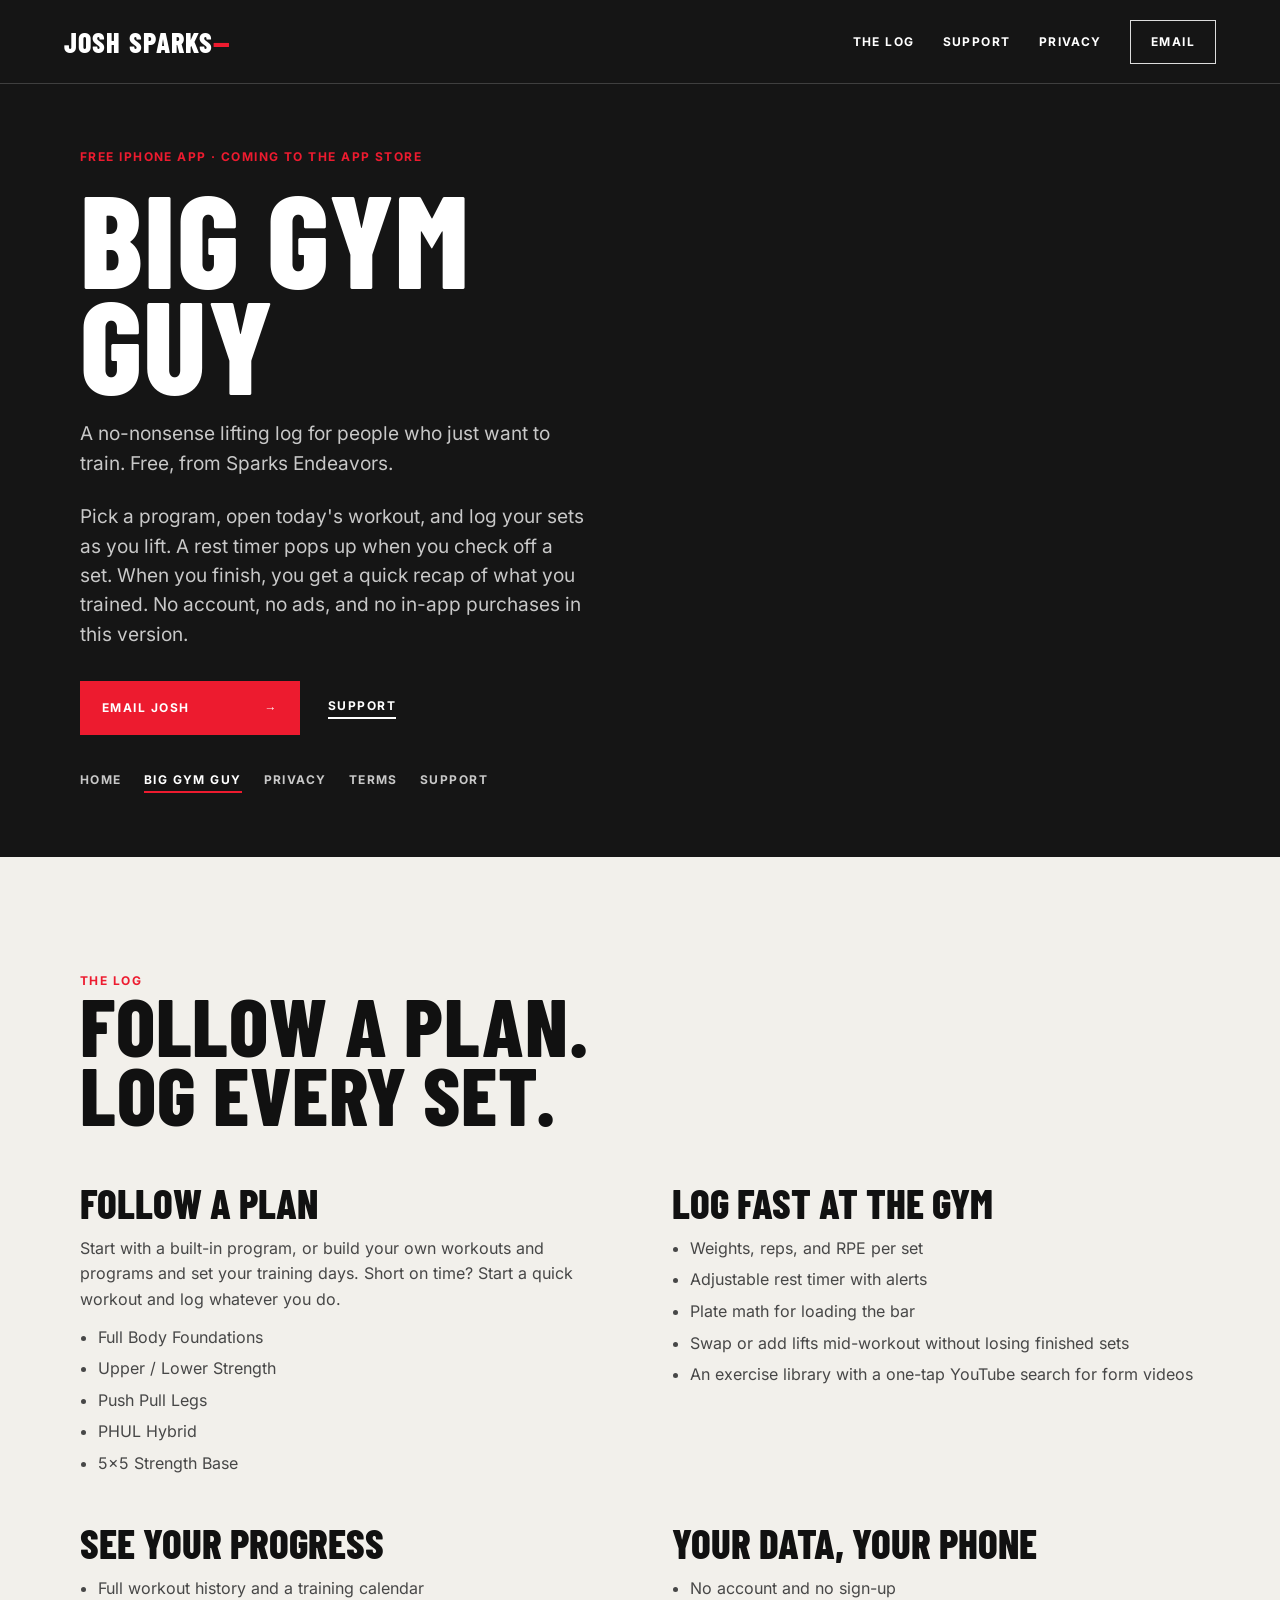
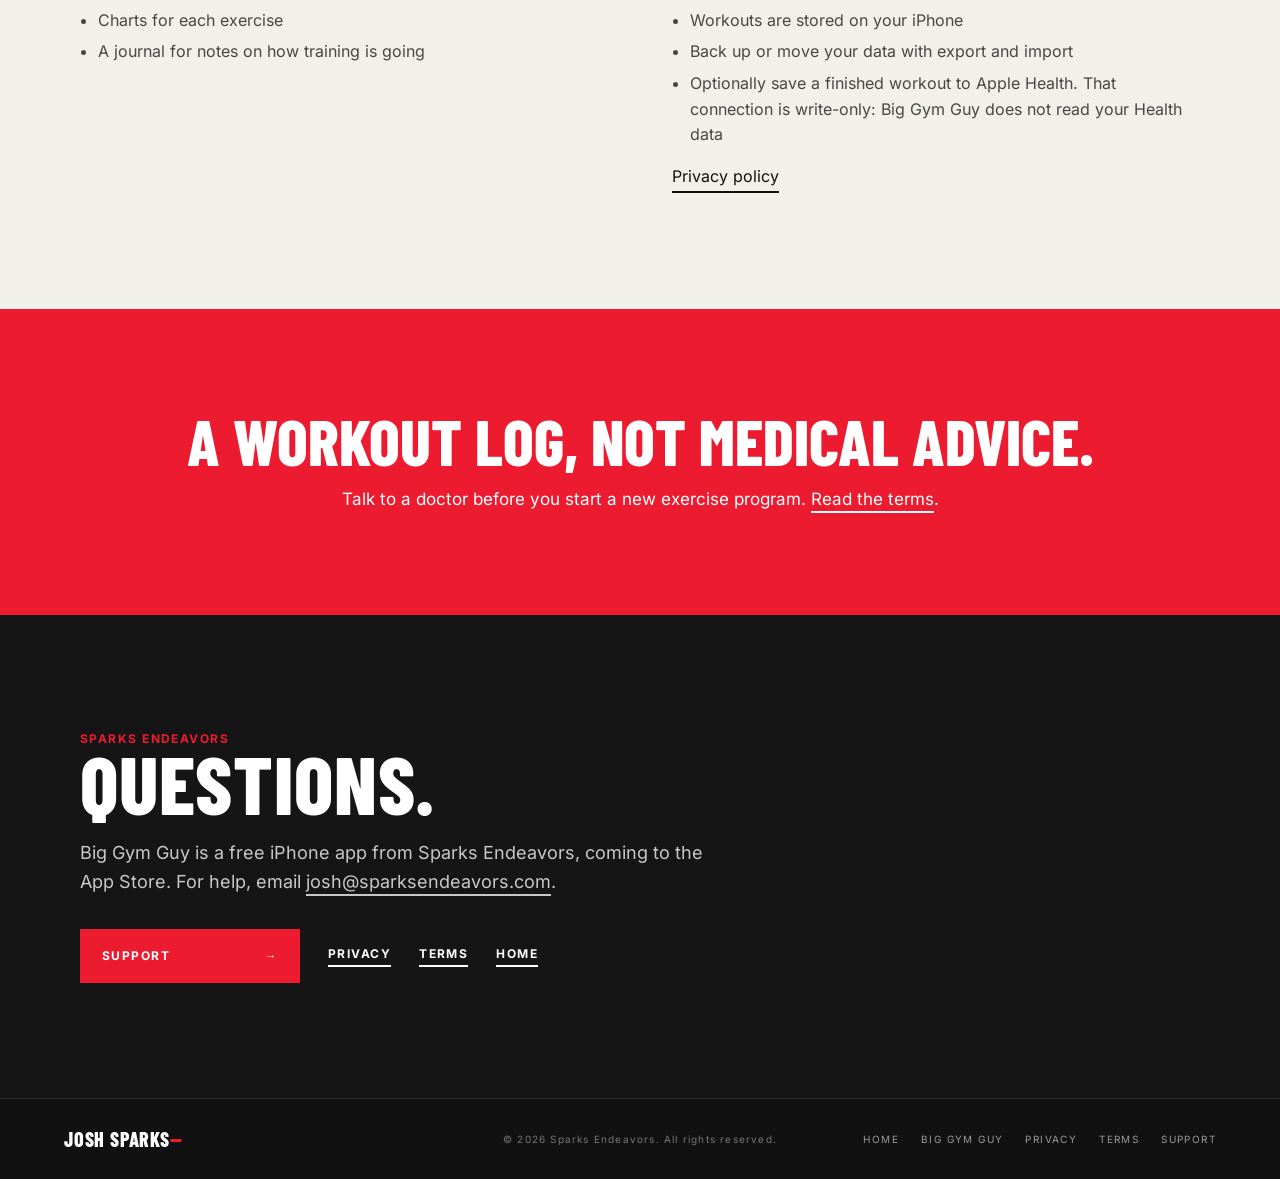
<file: biggymguy/index.html>
<!doctype html>
<html lang="en">
<head>
<meta charset="utf-8">
<meta name="viewport" content="width=device-width, initial-scale=1">
<title>Big Gym Guy — Free iPhone Workout Log | Sparks Endeavors</title>
<meta name="description" content="Big Gym Guy is a free iPhone workout log and program planner from Sparks Endeavors. No account, no ads. Your workouts stay on your phone. Coming to the App Store.">
<link rel="canonical" href="https://sparksendeavors.com/biggymguy/">
<meta property="og:type" content="website">
<meta property="og:title" content="Big Gym Guy — Sparks Endeavors">
<meta property="og:description" content="A free iPhone lifting log. No account, no ads. Coming to the App Store.">
<meta property="og:url" content="https://sparksendeavors.com/biggymguy/">
<meta name="twitter:card" content="summary">
<link rel="icon" type="image/png" sizes="32x32" href="/favicon-32.png">
<link rel="apple-touch-icon" href="/favicon-180.png">
<link rel="preload" href="/fonts/barlow-condensed-latin-800-normal.woff2" as="font" type="font/woff2" crossorigin>
<link rel="stylesheet" href="/biggymguy/styles.css">
</head>
<body>
<a class="skip label" href="#main">Skip to content</a>

<nav class="nav" aria-label="Main">
  <a class="brand" href="/" aria-label="Sparks Endeavors home">Josh Sparks<span class="dash">—</span></a>
  <div class="nav-links label">
    <a href="#log">The log</a>
    <a href="/biggymguy/support/">Support</a>
    <a href="/biggymguy/privacy/">Privacy</a>
    <a class="boxed" href="mailto:josh@sparksendeavors.com">Email</a>
  </div>
</nav>

<main id="main">
  <header class="page-hero">
    <div class="inner">
      <p class="label kicker">Free iPhone app · Coming to the App Store</p>
      <h1 class="display"><span>Big Gym</span><span>Guy</span></h1>
      <p class="deck">A no-nonsense lifting log for people who just want to train. Free, from Sparks Endeavors.</p>
      <p class="deck">Pick a program, open today's workout, and log your sets as you lift. A rest timer pops up when you check off a set. When you finish, you get a quick recap of what you trained. No account, no ads, and no in-app purchases in this version.</p>
      <div class="hero-actions label">
        <a class="btn btn-red" href="mailto:josh@sparksendeavors.com">Email Josh <span class="arrow" aria-hidden="true">→</span></a>
        <a class="underline" href="/biggymguy/support/">Support</a>
      </div>
      <nav class="sublinks label" aria-label="Big Gym Guy">
        <a href="/">Home</a>
        <a href="/biggymguy/" aria-current="page">Big Gym Guy</a>
        <a href="/biggymguy/privacy/">Privacy</a>
        <a href="/biggymguy/terms/">Terms</a>
        <a href="/biggymguy/support/">Support</a>
      </nav>
    </div>
  </header>

  <section class="section cream" id="log" aria-labelledby="log-title">
    <div class="inner">
      <p class="label kicker">The log</p>
      <h2 class="display h-section" id="log-title">Follow a plan.<br>Log every set.</h2>
      <div class="grid">
        <article class="block">
          <h3 class="display">Follow a plan</h3>
          <p>Start with a built-in program, or build your own workouts and programs and set your training days. Short on time? Start a quick workout and log whatever you do.</p>
          <ul>
            <li>Full Body Foundations</li>
            <li>Upper / Lower Strength</li>
            <li>Push Pull Legs</li>
            <li>PHUL Hybrid</li>
            <li>5×5 Strength Base</li>
          </ul>
        </article>
        <article class="block">
          <h3 class="display">Log fast at the gym</h3>
          <ul>
            <li>Weights, reps, and RPE per set</li>
            <li>Adjustable rest timer with alerts</li>
            <li>Plate math for loading the bar</li>
            <li>Swap or add lifts mid-workout without losing finished sets</li>
            <li>An exercise library with a one-tap YouTube search for form videos</li>
          </ul>
        </article>
        <article class="block">
          <h3 class="display">See your progress</h3>
          <ul>
            <li>Full workout history and a training calendar</li>
            <li>Charts for each exercise</li>
            <li>A journal for notes on how training is going</li>
          </ul>
        </article>
        <article class="block" id="data">
          <h3 class="display">Your data, your phone</h3>
          <ul>
            <li>No account and no sign-up</li>
            <li>Workouts are stored on your iPhone</li>
            <li>Back up or move your data with export and import</li>
            <li>Optionally save a finished workout to Apple Health. That connection is write-only: Big Gym Guy does not read your Health data</li>
          </ul>
          <a class="underline more" href="/biggymguy/privacy/">Privacy policy</a>
        </article>
      </div>
    </div>
  </section>

  <section class="note" aria-label="Not medical advice">
    <div class="inner">
      <p class="display">A workout log, not medical advice.</p>
      <p class="sub">Talk to a doctor before you start a new exercise program. <a class="underline" href="/biggymguy/terms/">Read the terms</a>.</p>
    </div>
  </section>

  <section class="section charcoal" aria-labelledby="contact-title">
    <div class="inner">
      <p class="label kicker">Sparks Endeavors</p>
      <h2 class="display h-section" id="contact-title">Questions.</h2>
      <p class="lede">Big Gym Guy is a free iPhone app from Sparks Endeavors, coming to the App Store. For help, email <a class="underline" href="mailto:josh@sparksendeavors.com">josh@sparksendeavors.com</a>.</p>
      <div class="hero-actions label">
        <a class="btn btn-red" href="/biggymguy/support/">Support <span class="arrow" aria-hidden="true">→</span></a>
        <a class="underline" href="/biggymguy/privacy/">Privacy</a>
        <a class="underline" href="/biggymguy/terms/">Terms</a>
        <a class="underline" href="/">Home</a>
      </div>
    </div>
  </section>
</main>

<footer>
  <a class="brand" href="/">Josh Sparks<span class="dash">—</span></a>
  <p class="copy">© 2026 Sparks Endeavors. All rights reserved.</p>
  <div class="links">
    <a href="/">Home</a>
    <a href="/biggymguy/">Big Gym Guy</a>
    <a href="/biggymguy/privacy/">Privacy</a>
    <a href="/biggymguy/terms/">Terms</a>
    <a href="/biggymguy/support/">Support</a>
  </div>
</footer>
</body>
</html>
</file>
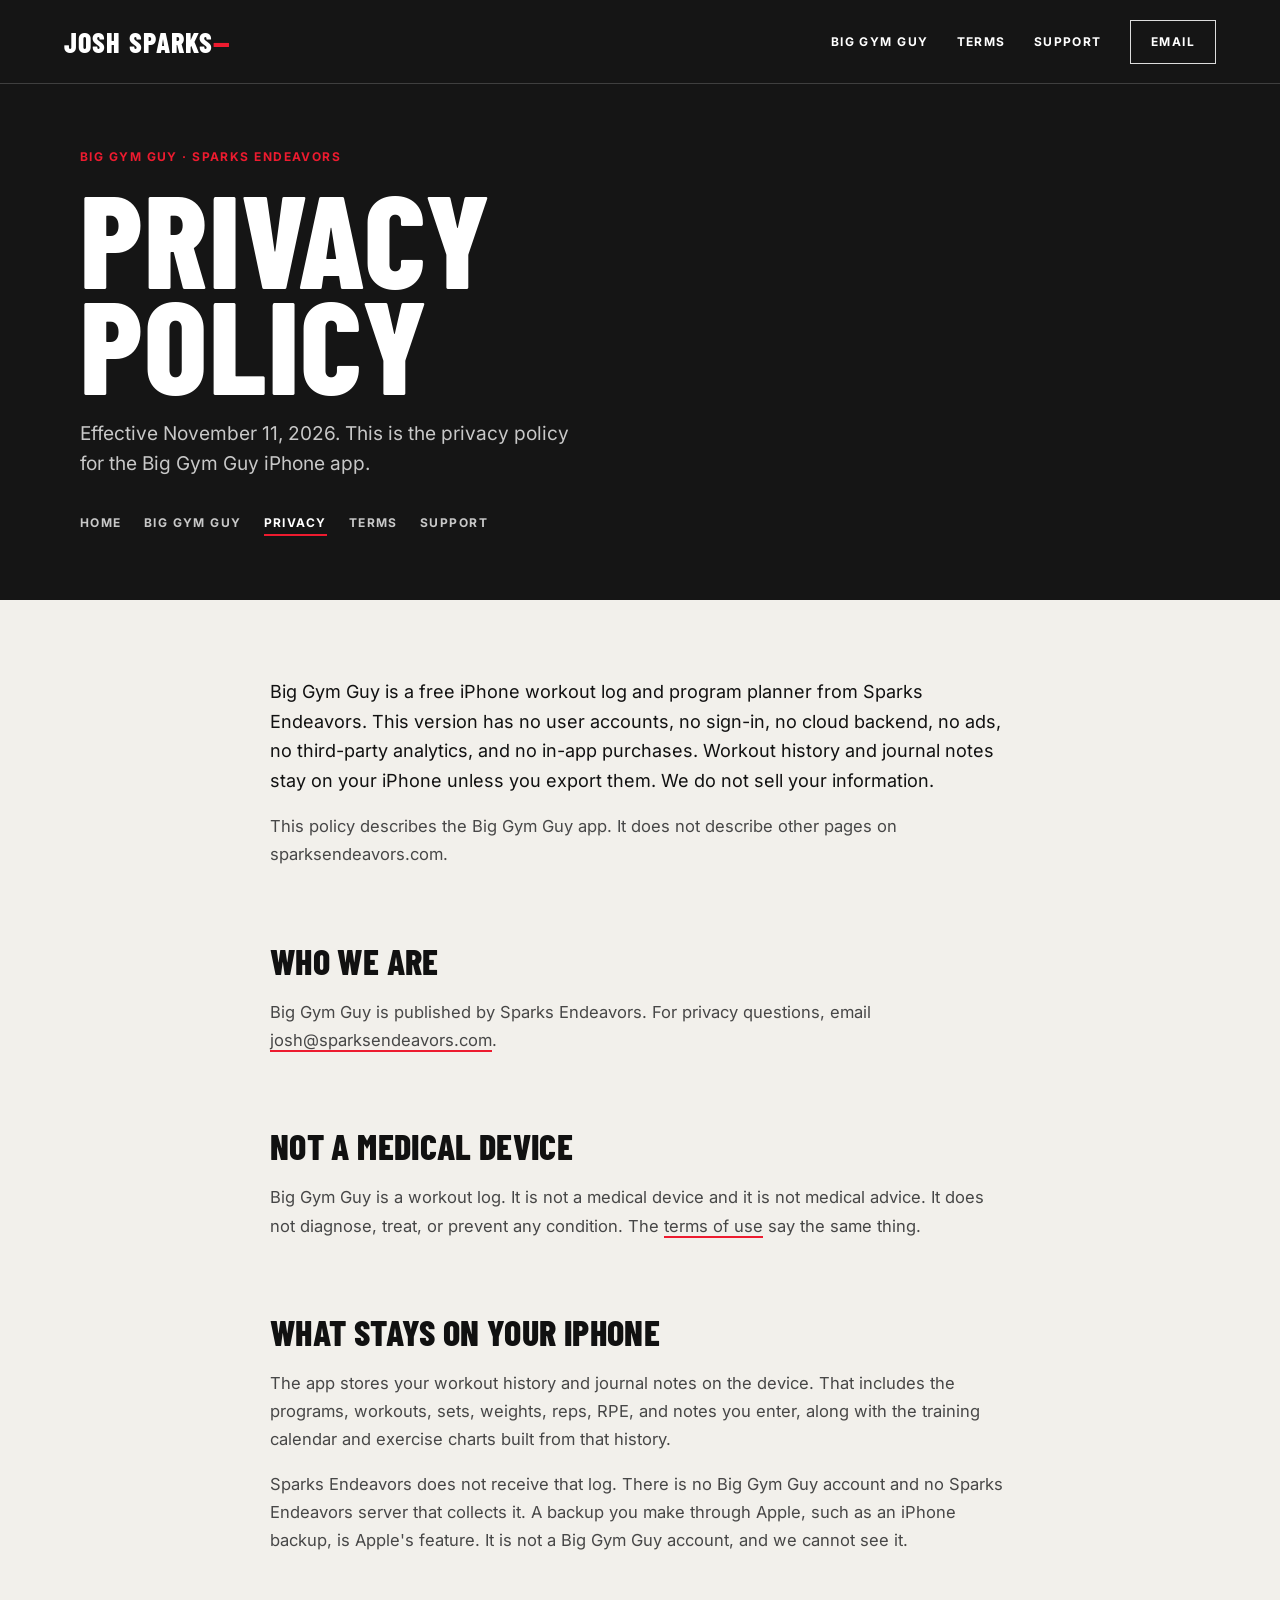
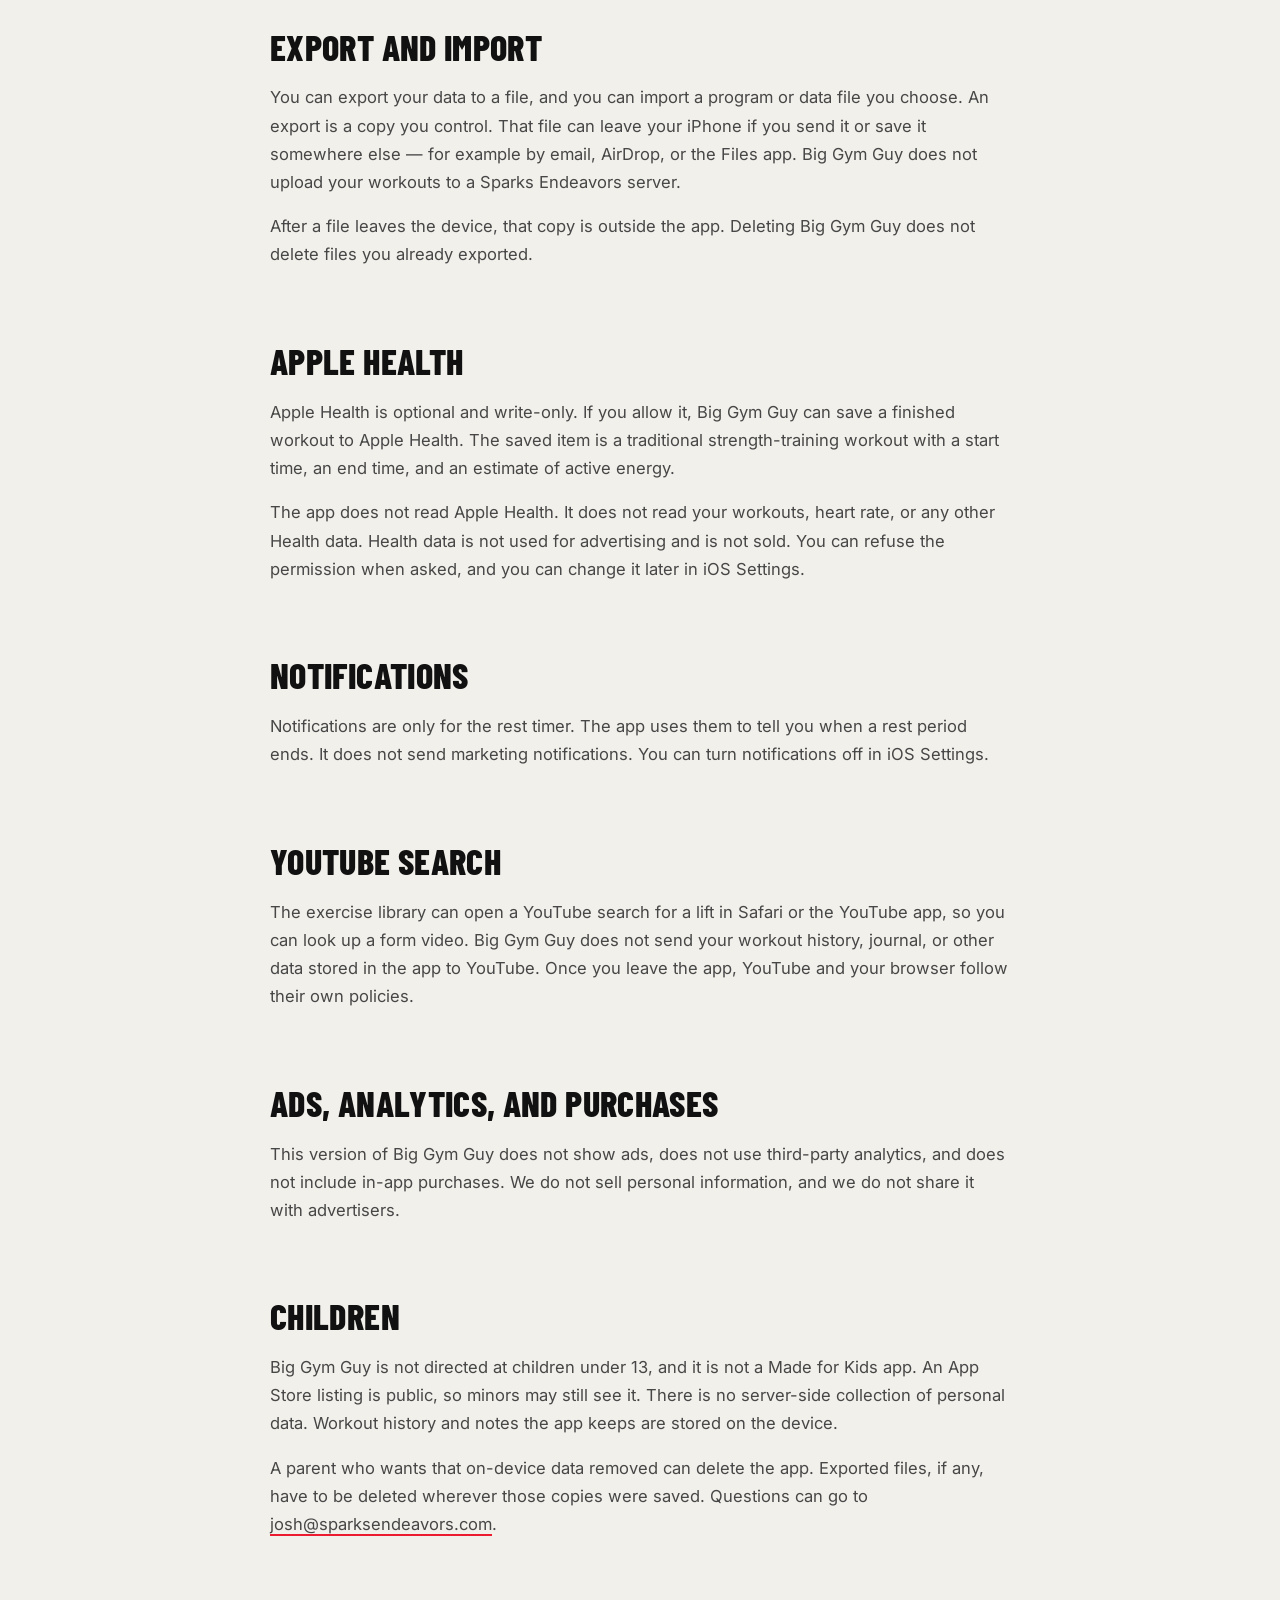
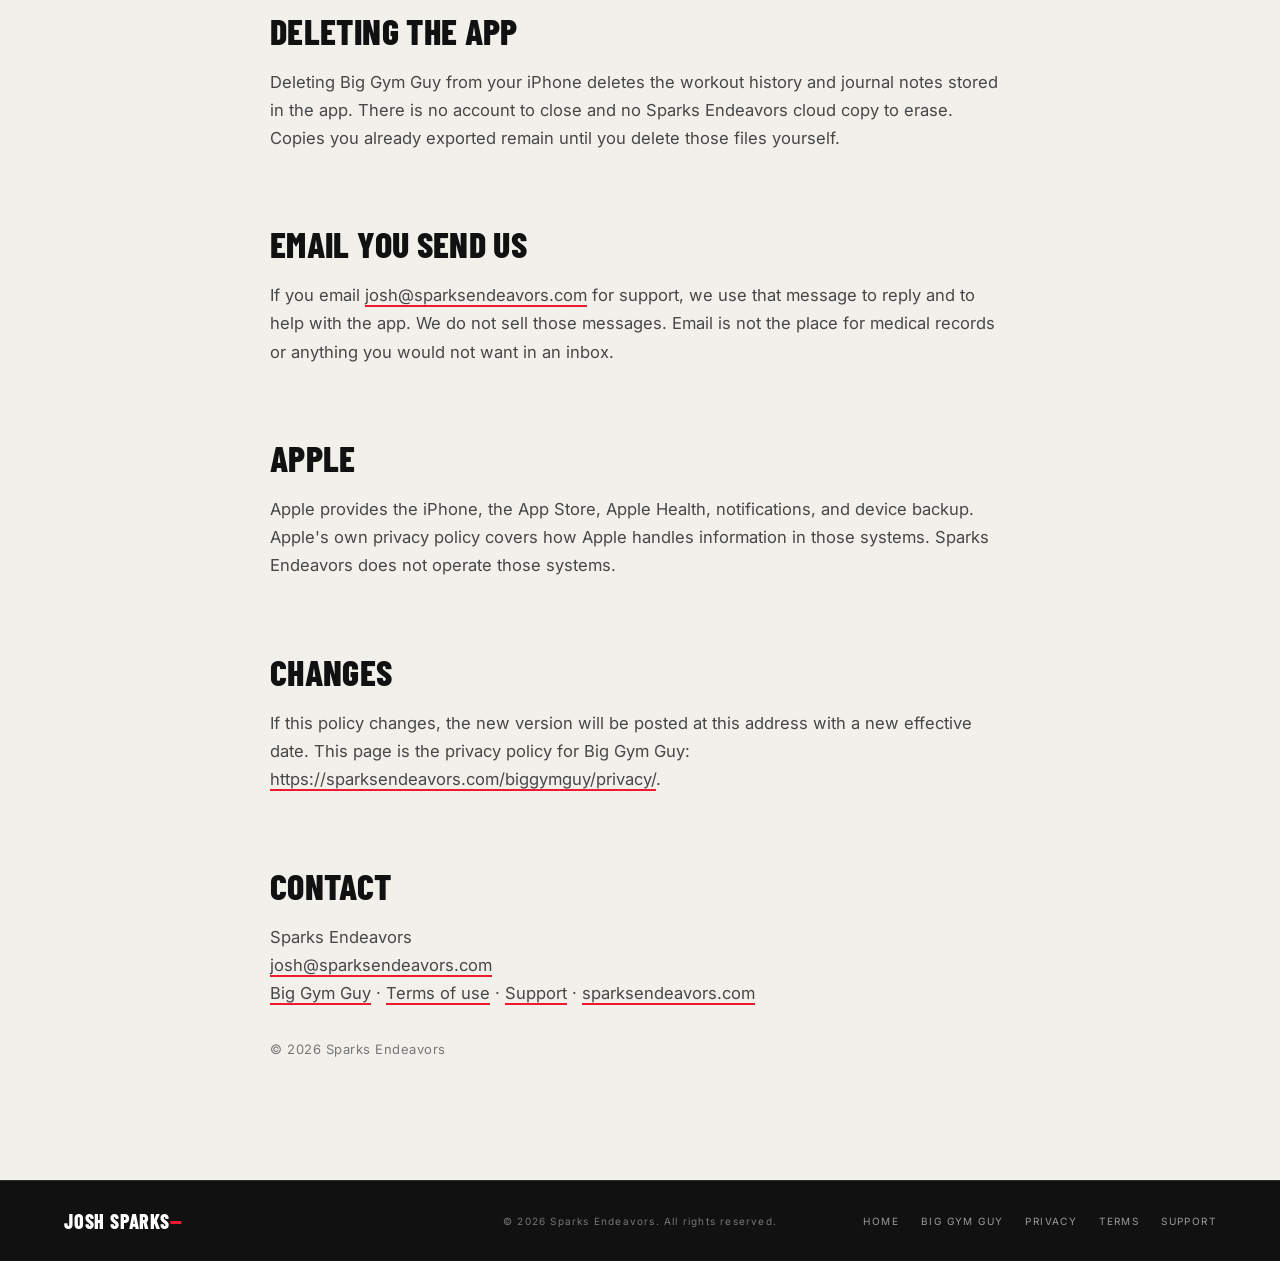
<file: biggymguy/privacy/index.html>
<!doctype html>
<html lang="en">
<head>
<meta charset="utf-8">
<meta name="viewport" content="width=device-width, initial-scale=1">
<title>Privacy Policy — Big Gym Guy | Sparks Endeavors</title>
<meta name="description" content="Privacy policy for Big Gym Guy, a free iPhone workout log from Sparks Endeavors. Workouts stay on your iPhone. No accounts, no ads, no sale of data. Apple Health is write-only.">
<link rel="canonical" href="https://sparksendeavors.com/biggymguy/privacy/">
<meta property="og:type" content="website">
<meta property="og:title" content="Big Gym Guy Privacy Policy">
<meta property="og:description" content="Workouts stay on your iPhone. No accounts, no ads, and no sale of data. Apple Health is write-only.">
<meta property="og:url" content="https://sparksendeavors.com/biggymguy/privacy/">
<meta name="twitter:card" content="summary">
<link rel="icon" type="image/png" sizes="32x32" href="/favicon-32.png">
<link rel="apple-touch-icon" href="/favicon-180.png">
<link rel="preload" href="/fonts/barlow-condensed-latin-800-normal.woff2" as="font" type="font/woff2" crossorigin>
<link rel="stylesheet" href="/biggymguy/styles.css">
</head>
<body>
<a class="skip label" href="#main">Skip to content</a>

<nav class="nav" aria-label="Main">
  <a class="brand" href="/" aria-label="Sparks Endeavors home">Josh Sparks<span class="dash">—</span></a>
  <div class="nav-links label">
    <a href="/biggymguy/">Big Gym Guy</a>
    <a href="/biggymguy/terms/">Terms</a>
    <a href="/biggymguy/support/">Support</a>
    <a class="boxed" href="mailto:josh@sparksendeavors.com">Email</a>
  </div>
</nav>

<main id="main">
  <header class="page-hero">
    <div class="inner">
      <p class="label kicker">Big Gym Guy · Sparks Endeavors</p>
      <h1 class="display"><span>Privacy</span><span>policy</span></h1>
      <p class="deck">Effective <time datetime="2026-11-11">November 11, 2026</time>. This is the privacy policy for the Big Gym Guy iPhone app.</p>
      <nav class="sublinks label" aria-label="Big Gym Guy">
        <a href="/">Home</a>
        <a href="/biggymguy/">Big Gym Guy</a>
        <a href="/biggymguy/privacy/" aria-current="page">Privacy</a>
        <a href="/biggymguy/terms/">Terms</a>
        <a href="/biggymguy/support/">Support</a>
      </nav>
    </div>
  </header>

  <article class="doc">
    <div class="doc-inner">
      <p class="lead">Big Gym Guy is a free iPhone workout log and program planner from Sparks Endeavors. This version has no user accounts, no sign-in, no cloud backend, no ads, no third-party analytics, and no in-app purchases. Workout history and journal notes stay on your iPhone unless you export them. We do not sell your information.</p>
      <p>This policy describes the Big Gym Guy app. It does not describe other pages on sparksendeavors.com.</p>

      <h2>Who we are</h2>
      <p>Big Gym Guy is published by Sparks Endeavors. For privacy questions, email <a href="mailto:josh@sparksendeavors.com">josh@sparksendeavors.com</a>.</p>

      <h2>Not a medical device</h2>
      <p>Big Gym Guy is a workout log. It is not a medical device and it is not medical advice. It does not diagnose, treat, or prevent any condition. The <a href="/biggymguy/terms/">terms of use</a> say the same thing.</p>

      <h2>What stays on your iPhone</h2>
      <p>The app stores your workout history and journal notes on the device. That includes the programs, workouts, sets, weights, reps, RPE, and notes you enter, along with the training calendar and exercise charts built from that history.</p>
      <p>Sparks Endeavors does not receive that log. There is no Big Gym Guy account and no Sparks Endeavors server that collects it. A backup you make through Apple, such as an iPhone backup, is Apple's feature. It is not a Big Gym Guy account, and we cannot see it.</p>

      <h2>Export and import</h2>
      <p>You can export your data to a file, and you can import a program or data file you choose. An export is a copy you control. That file can leave your iPhone if you send it or save it somewhere else — for example by email, AirDrop, or the Files app. Big Gym Guy does not upload your workouts to a Sparks Endeavors server.</p>
      <p>After a file leaves the device, that copy is outside the app. Deleting Big Gym Guy does not delete files you already exported.</p>

      <h2>Apple Health</h2>
      <p>Apple Health is optional and write-only. If you allow it, Big Gym Guy can save a finished workout to Apple Health. The saved item is a traditional strength-training workout with a start time, an end time, and an estimate of active energy.</p>
      <p>The app does not read Apple Health. It does not read your workouts, heart rate, or any other Health data. Health data is not used for advertising and is not sold. You can refuse the permission when asked, and you can change it later in iOS Settings.</p>

      <h2>Notifications</h2>
      <p>Notifications are only for the rest timer. The app uses them to tell you when a rest period ends. It does not send marketing notifications. You can turn notifications off in iOS Settings.</p>

      <h2>YouTube search</h2>
      <p>The exercise library can open a YouTube search for a lift in Safari or the YouTube app, so you can look up a form video. Big Gym Guy does not send your workout history, journal, or other data stored in the app to YouTube. Once you leave the app, YouTube and your browser follow their own policies.</p>

      <h2>Ads, analytics, and purchases</h2>
      <p>This version of Big Gym Guy does not show ads, does not use third-party analytics, and does not include in-app purchases. We do not sell personal information, and we do not share it with advertisers.</p>

      <h2>Children</h2>
      <p>Big Gym Guy is not directed at children under 13, and it is not a Made for Kids app. An App Store listing is public, so minors may still see it. There is no server-side collection of personal data. Workout history and notes the app keeps are stored on the device.</p>
      <p>A parent who wants that on-device data removed can delete the app. Exported files, if any, have to be deleted wherever those copies were saved. Questions can go to <a href="mailto:josh@sparksendeavors.com">josh@sparksendeavors.com</a>.</p>

      <h2>Deleting the app</h2>
      <p>Deleting Big Gym Guy from your iPhone deletes the workout history and journal notes stored in the app. There is no account to close and no Sparks Endeavors cloud copy to erase. Copies you already exported remain until you delete those files yourself.</p>

      <h2>Email you send us</h2>
      <p>If you email <a href="mailto:josh@sparksendeavors.com">josh@sparksendeavors.com</a> for support, we use that message to reply and to help with the app. We do not sell those messages. Email is not the place for medical records or anything you would not want in an inbox.</p>

      <h2>Apple</h2>
      <p>Apple provides the iPhone, the App Store, Apple Health, notifications, and device backup. Apple's own privacy policy covers how Apple handles information in those systems. Sparks Endeavors does not operate those systems.</p>

      <h2>Changes</h2>
      <p>If this policy changes, the new version will be posted at this address with a new effective date. This page is the privacy policy for Big Gym Guy: <a href="https://sparksendeavors.com/biggymguy/privacy/">https://sparksendeavors.com/biggymguy/privacy/</a>.</p>

      <h2>Contact</h2>
      <p>Sparks Endeavors<br>
      <a href="mailto:josh@sparksendeavors.com">josh@sparksendeavors.com</a><br>
      <a href="/biggymguy/">Big Gym Guy</a> · <a href="/biggymguy/terms/">Terms of use</a> · <a href="/biggymguy/support/">Support</a> · <a href="/">sparksendeavors.com</a></p>
      <p class="updated">© 2026 Sparks Endeavors</p>
    </div>
  </article>
</main>

<footer>
  <a class="brand" href="/">Josh Sparks<span class="dash">—</span></a>
  <p class="copy">© 2026 Sparks Endeavors. All rights reserved.</p>
  <div class="links">
    <a href="/">Home</a>
    <a href="/biggymguy/">Big Gym Guy</a>
    <a href="/biggymguy/privacy/">Privacy</a>
    <a href="/biggymguy/terms/">Terms</a>
    <a href="/biggymguy/support/">Support</a>
  </div>
</footer>
</body>
</html>
</file>
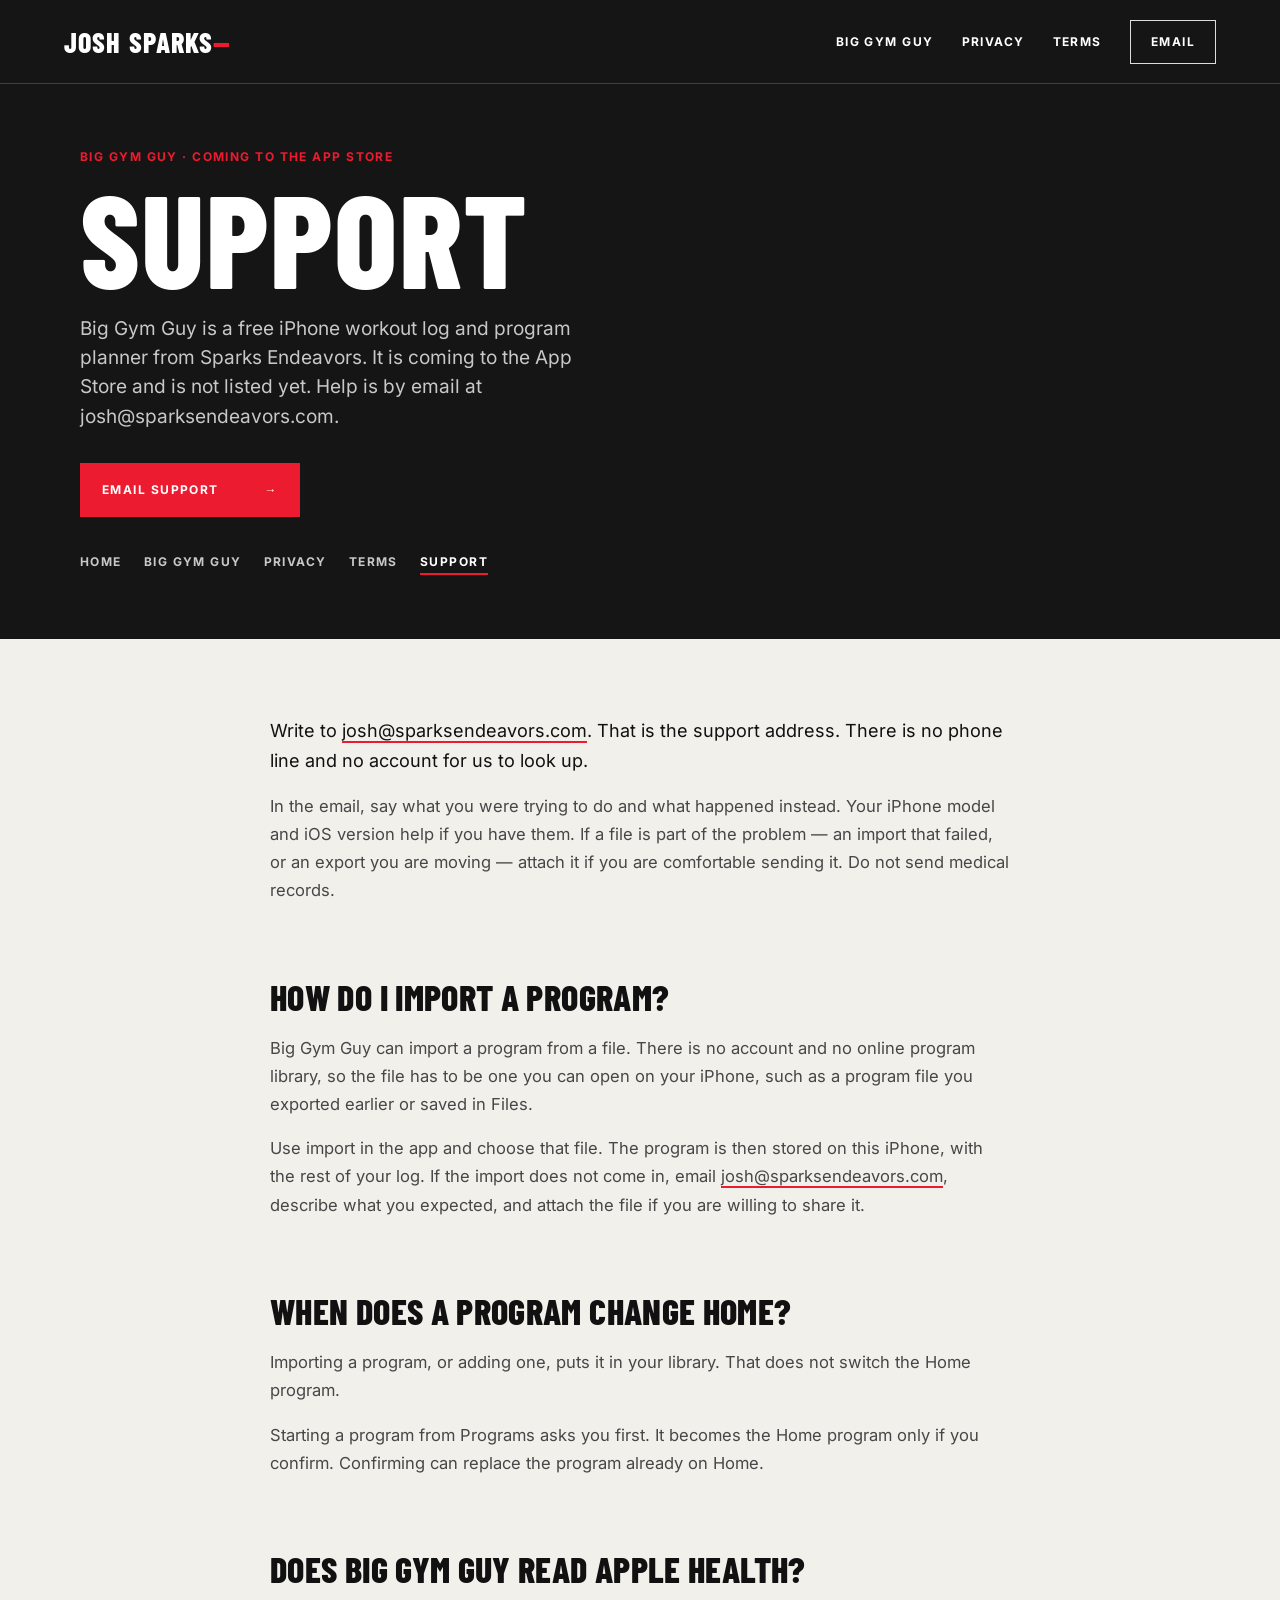
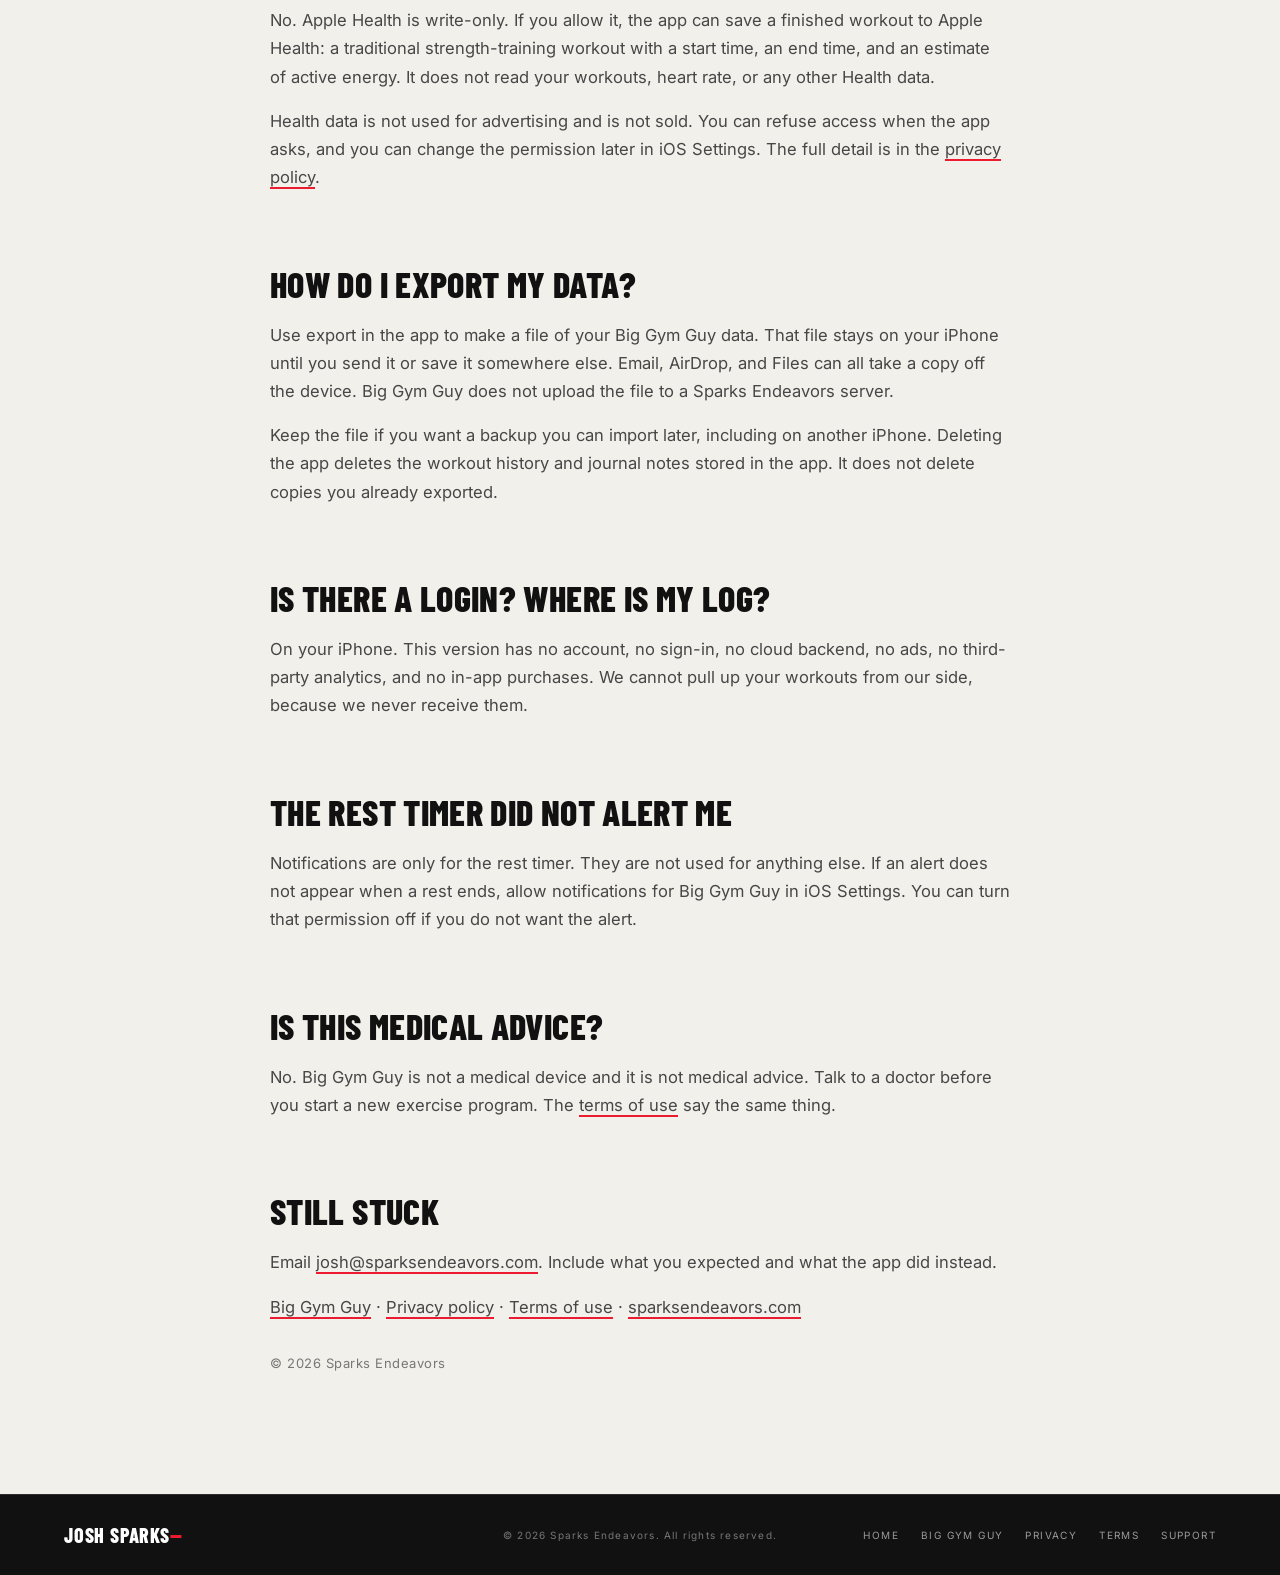
<file: biggymguy/support/index.html>
<!doctype html>
<html lang="en">
<head>
<meta charset="utf-8">
<meta name="viewport" content="width=device-width, initial-scale=1">
<title>Support — Big Gym Guy | Sparks Endeavors</title>
<meta name="description" content="Support for Big Gym Guy, a free iPhone workout log from Sparks Endeavors. Email josh@sparksendeavors.com. Help with import, Home, Apple Health, and export.">
<link rel="canonical" href="https://sparksendeavors.com/biggymguy/support/">
<meta property="og:type" content="website">
<meta property="og:title" content="Big Gym Guy Support">
<meta property="og:description" content="Email josh@sparksendeavors.com for help with Big Gym Guy.">
<meta property="og:url" content="https://sparksendeavors.com/biggymguy/support/">
<meta name="twitter:card" content="summary">
<link rel="icon" type="image/png" sizes="32x32" href="/favicon-32.png">
<link rel="apple-touch-icon" href="/favicon-180.png">
<link rel="preload" href="/fonts/barlow-condensed-latin-800-normal.woff2" as="font" type="font/woff2" crossorigin>
<link rel="stylesheet" href="/biggymguy/styles.css">
</head>
<body>
<a class="skip label" href="#main">Skip to content</a>

<nav class="nav" aria-label="Main">
  <a class="brand" href="/" aria-label="Sparks Endeavors home">Josh Sparks<span class="dash">—</span></a>
  <div class="nav-links label">
    <a href="/biggymguy/">Big Gym Guy</a>
    <a href="/biggymguy/privacy/">Privacy</a>
    <a href="/biggymguy/terms/">Terms</a>
    <a class="boxed" href="mailto:josh@sparksendeavors.com">Email</a>
  </div>
</nav>

<main id="main">
  <header class="page-hero">
    <div class="inner">
      <p class="label kicker">Big Gym Guy · Coming to the App Store</p>
      <h1 class="display">Support</h1>
      <p class="deck">Big Gym Guy is a free iPhone workout log and program planner from Sparks Endeavors. It is coming to the App Store and is not listed yet. Help is by email at josh@sparksendeavors.com.</p>
      <div class="hero-actions">
        <a class="btn btn-red label" href="mailto:josh@sparksendeavors.com">Email support <span class="arrow" aria-hidden="true">→</span></a>
      </div>
      <nav class="sublinks label" aria-label="Big Gym Guy">
        <a href="/">Home</a>
        <a href="/biggymguy/">Big Gym Guy</a>
        <a href="/biggymguy/privacy/">Privacy</a>
        <a href="/biggymguy/terms/">Terms</a>
        <a href="/biggymguy/support/" aria-current="page">Support</a>
      </nav>
    </div>
  </header>

  <article class="doc">
    <div class="doc-inner">
      <p class="lead">Write to <a href="mailto:josh@sparksendeavors.com">josh@sparksendeavors.com</a>. That is the support address. There is no phone line and no account for us to look up.</p>
      <p>In the email, say what you were trying to do and what happened instead. Your iPhone model and iOS version help if you have them. If a file is part of the problem — an import that failed, or an export you are moving — attach it if you are comfortable sending it. Do not send medical records.</p>

      <h2>How do I import a program?</h2>
      <p>Big Gym Guy can import a program from a file. There is no account and no online program library, so the file has to be one you can open on your iPhone, such as a program file you exported earlier or saved in Files.</p>
      <p>Use import in the app and choose that file. The program is then stored on this iPhone, with the rest of your log. If the import does not come in, email <a href="mailto:josh@sparksendeavors.com">josh@sparksendeavors.com</a>, describe what you expected, and attach the file if you are willing to share it.</p>

      <h2>When does a program change Home?</h2>
      <p>Importing a program, or adding one, puts it in your library. That does not switch the Home program.</p>
      <p>Starting a program from Programs asks you first. It becomes the Home program only if you confirm. Confirming can replace the program already on Home.</p>

      <h2>Does Big Gym Guy read Apple Health?</h2>
      <p>No. Apple Health is write-only. If you allow it, the app can save a finished workout to Apple Health: a traditional strength-training workout with a start time, an end time, and an estimate of active energy. It does not read your workouts, heart rate, or any other Health data.</p>
      <p>Health data is not used for advertising and is not sold. You can refuse access when the app asks, and you can change the permission later in iOS Settings. The full detail is in the <a href="/biggymguy/privacy/">privacy policy</a>.</p>

      <h2>How do I export my data?</h2>
      <p>Use export in the app to make a file of your Big Gym Guy data. That file stays on your iPhone until you send it or save it somewhere else. Email, AirDrop, and Files can all take a copy off the device. Big Gym Guy does not upload the file to a Sparks Endeavors server.</p>
      <p>Keep the file if you want a backup you can import later, including on another iPhone. Deleting the app deletes the workout history and journal notes stored in the app. It does not delete copies you already exported.</p>

      <h2>Is there a login? Where is my log?</h2>
      <p>On your iPhone. This version has no account, no sign-in, no cloud backend, no ads, no third-party analytics, and no in-app purchases. We cannot pull up your workouts from our side, because we never receive them.</p>

      <h2>The rest timer did not alert me</h2>
      <p>Notifications are only for the rest timer. They are not used for anything else. If an alert does not appear when a rest ends, allow notifications for Big Gym Guy in iOS Settings. You can turn that permission off if you do not want the alert.</p>

      <h2>Is this medical advice?</h2>
      <p>No. Big Gym Guy is not a medical device and it is not medical advice. Talk to a doctor before you start a new exercise program. The <a href="/biggymguy/terms/">terms of use</a> say the same thing.</p>

      <h2>Still stuck</h2>
      <p>Email <a href="mailto:josh@sparksendeavors.com">josh@sparksendeavors.com</a>. Include what you expected and what the app did instead.</p>
      <p><a href="/biggymguy/">Big Gym Guy</a> · <a href="/biggymguy/privacy/">Privacy policy</a> · <a href="/biggymguy/terms/">Terms of use</a> · <a href="/">sparksendeavors.com</a></p>
      <p class="updated">© 2026 Sparks Endeavors</p>
    </div>
  </article>
</main>

<footer>
  <a class="brand" href="/">Josh Sparks<span class="dash">—</span></a>
  <p class="copy">© 2026 Sparks Endeavors. All rights reserved.</p>
  <div class="links">
    <a href="/">Home</a>
    <a href="/biggymguy/">Big Gym Guy</a>
    <a href="/biggymguy/privacy/">Privacy</a>
    <a href="/biggymguy/terms/">Terms</a>
    <a href="/biggymguy/support/">Support</a>
  </div>
</footer>
</body>
</html>
</file>
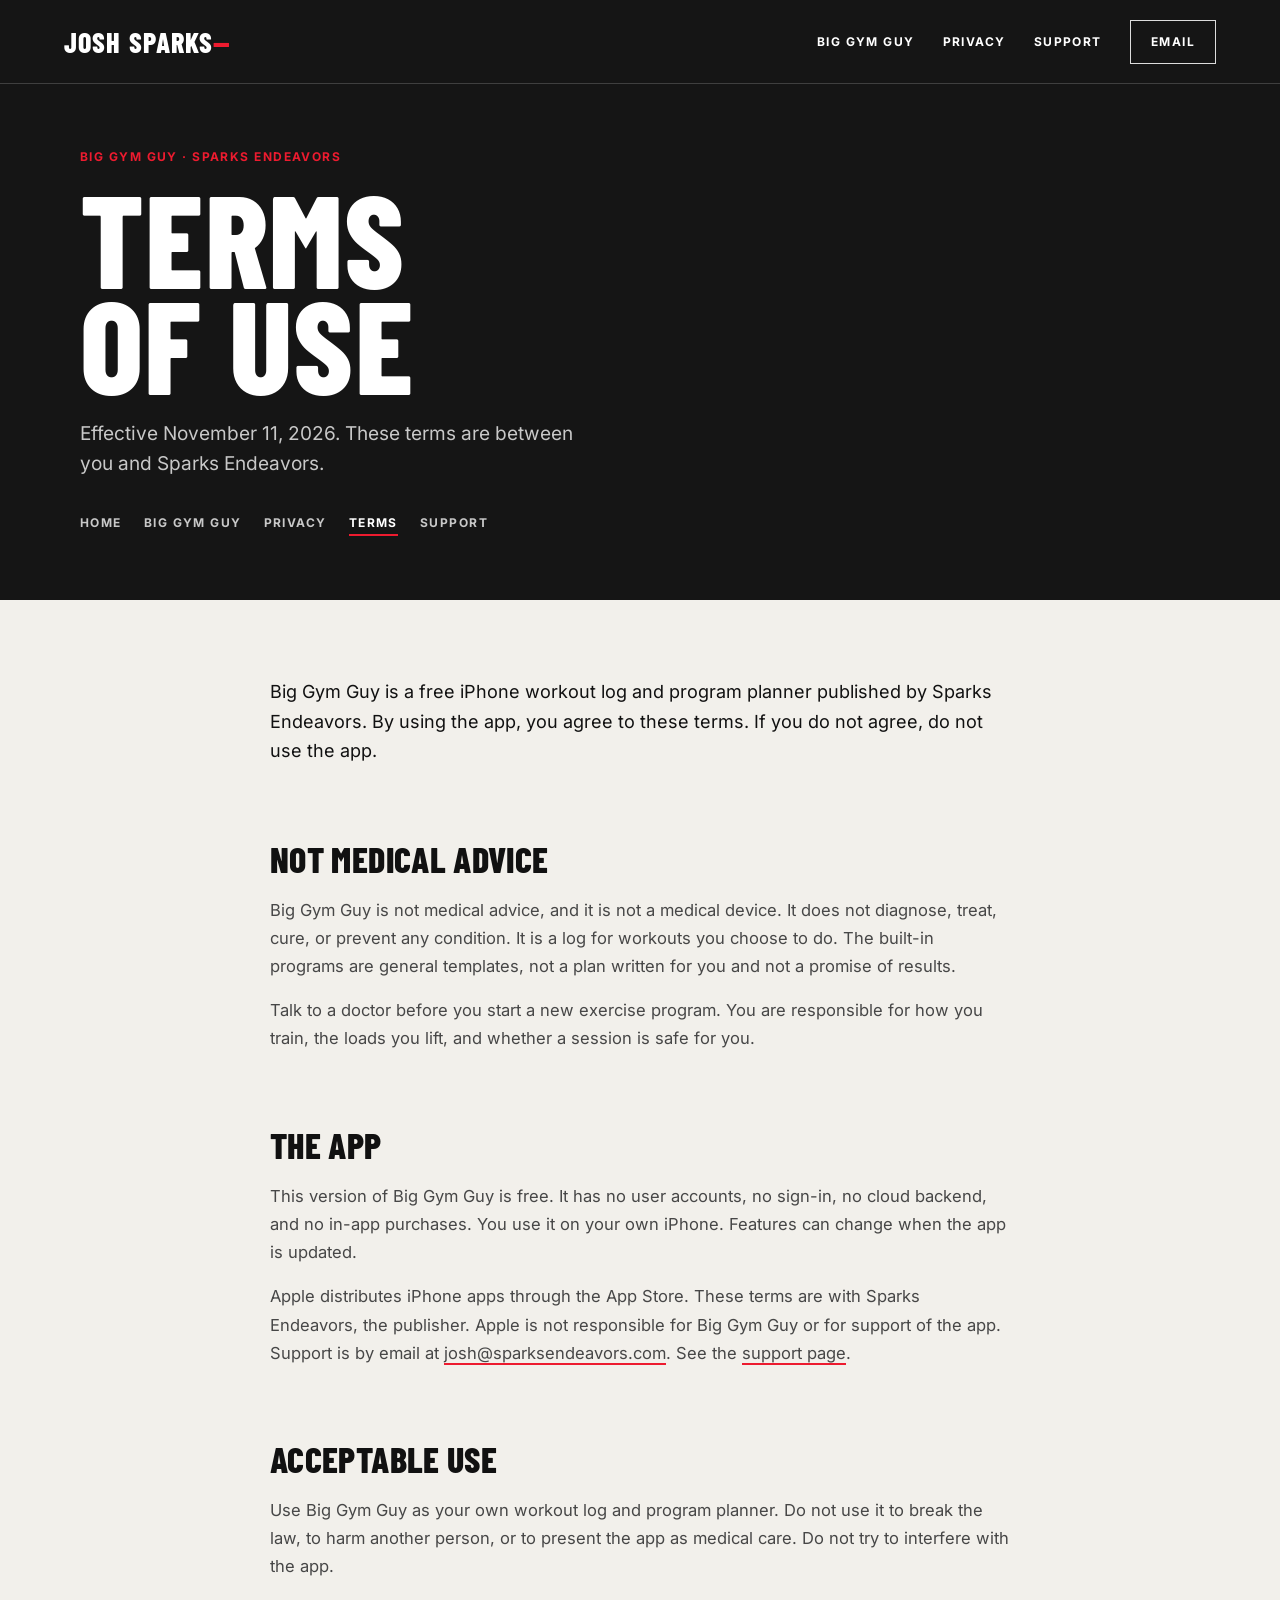
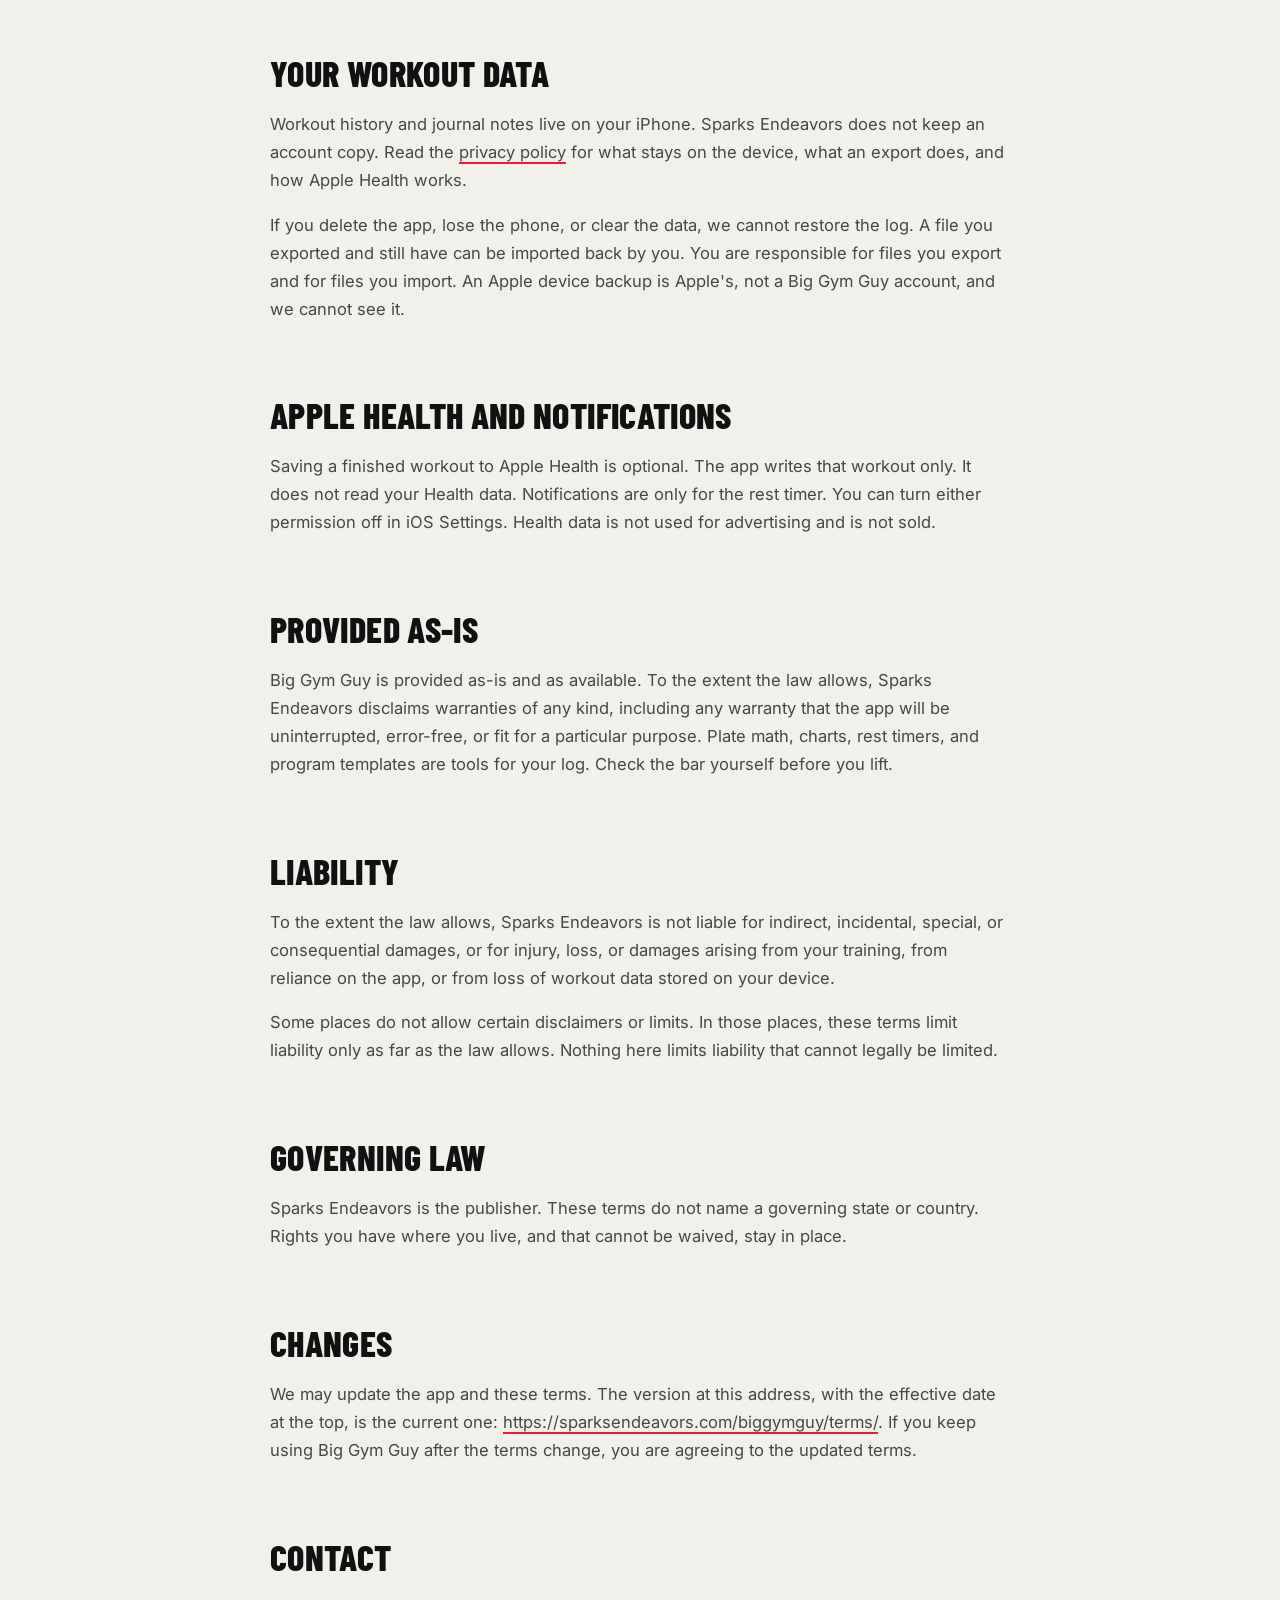
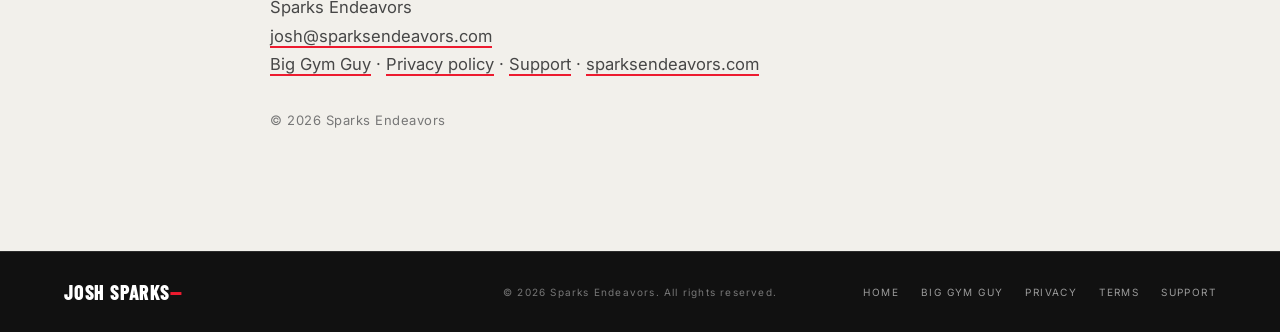
<file: biggymguy/terms/index.html>
<!doctype html>
<html lang="en">
<head>
<meta charset="utf-8">
<meta name="viewport" content="width=device-width, initial-scale=1">
<title>Terms of Use — Big Gym Guy | Sparks Endeavors</title>
<meta name="description" content="Terms of use for Big Gym Guy, a free iPhone workout log from Sparks Endeavors. The app is not medical advice. It is provided as-is. Your workout data stays on your iPhone.">
<link rel="canonical" href="https://sparksendeavors.com/biggymguy/terms/">
<meta property="og:type" content="website">
<meta property="og:title" content="Big Gym Guy Terms of Use">
<meta property="og:description" content="Big Gym Guy is a workout log, not medical advice. Provided as-is by Sparks Endeavors.">
<meta property="og:url" content="https://sparksendeavors.com/biggymguy/terms/">
<meta name="twitter:card" content="summary">
<link rel="icon" type="image/png" sizes="32x32" href="/favicon-32.png">
<link rel="apple-touch-icon" href="/favicon-180.png">
<link rel="preload" href="/fonts/barlow-condensed-latin-800-normal.woff2" as="font" type="font/woff2" crossorigin>
<link rel="stylesheet" href="/biggymguy/styles.css">
</head>
<body>
<a class="skip label" href="#main">Skip to content</a>

<nav class="nav" aria-label="Main">
  <a class="brand" href="/" aria-label="Sparks Endeavors home">Josh Sparks<span class="dash">—</span></a>
  <div class="nav-links label">
    <a href="/biggymguy/">Big Gym Guy</a>
    <a href="/biggymguy/privacy/">Privacy</a>
    <a href="/biggymguy/support/">Support</a>
    <a class="boxed" href="mailto:josh@sparksendeavors.com">Email</a>
  </div>
</nav>

<main id="main">
  <header class="page-hero">
    <div class="inner">
      <p class="label kicker">Big Gym Guy · Sparks Endeavors</p>
      <h1 class="display"><span>Terms</span><span>of use</span></h1>
      <p class="deck">Effective <time datetime="2026-11-11">November 11, 2026</time>. These terms are between you and Sparks Endeavors.</p>
      <nav class="sublinks label" aria-label="Big Gym Guy">
        <a href="/">Home</a>
        <a href="/biggymguy/">Big Gym Guy</a>
        <a href="/biggymguy/privacy/">Privacy</a>
        <a href="/biggymguy/terms/" aria-current="page">Terms</a>
        <a href="/biggymguy/support/">Support</a>
      </nav>
    </div>
  </header>

  <article class="doc">
    <div class="doc-inner">
      <p class="lead">Big Gym Guy is a free iPhone workout log and program planner published by Sparks Endeavors. By using the app, you agree to these terms. If you do not agree, do not use the app.</p>

      <h2>Not medical advice</h2>
      <p>Big Gym Guy is not medical advice, and it is not a medical device. It does not diagnose, treat, cure, or prevent any condition. It is a log for workouts you choose to do. The built-in programs are general templates, not a plan written for you and not a promise of results.</p>
      <p>Talk to a doctor before you start a new exercise program. You are responsible for how you train, the loads you lift, and whether a session is safe for you.</p>

      <h2>The app</h2>
      <p>This version of Big Gym Guy is free. It has no user accounts, no sign-in, no cloud backend, and no in-app purchases. You use it on your own iPhone. Features can change when the app is updated.</p>
      <p>Apple distributes iPhone apps through the App Store. These terms are with Sparks Endeavors, the publisher. Apple is not responsible for Big Gym Guy or for support of the app. Support is by email at <a href="mailto:josh@sparksendeavors.com">josh@sparksendeavors.com</a>. See the <a href="/biggymguy/support/">support page</a>.</p>

      <h2>Acceptable use</h2>
      <p>Use Big Gym Guy as your own workout log and program planner. Do not use it to break the law, to harm another person, or to present the app as medical care. Do not try to interfere with the app.</p>

      <h2>Your workout data</h2>
      <p>Workout history and journal notes live on your iPhone. Sparks Endeavors does not keep an account copy. Read the <a href="/biggymguy/privacy/">privacy policy</a> for what stays on the device, what an export does, and how Apple Health works.</p>
      <p>If you delete the app, lose the phone, or clear the data, we cannot restore the log. A file you exported and still have can be imported back by you. You are responsible for files you export and for files you import. An Apple device backup is Apple's, not a Big Gym Guy account, and we cannot see it.</p>

      <h2>Apple Health and notifications</h2>
      <p>Saving a finished workout to Apple Health is optional. The app writes that workout only. It does not read your Health data. Notifications are only for the rest timer. You can turn either permission off in iOS Settings. Health data is not used for advertising and is not sold.</p>

      <h2>Provided as-is</h2>
      <p>Big Gym Guy is provided as-is and as available. To the extent the law allows, Sparks Endeavors disclaims warranties of any kind, including any warranty that the app will be uninterrupted, error-free, or fit for a particular purpose. Plate math, charts, rest timers, and program templates are tools for your log. Check the bar yourself before you lift.</p>

      <h2>Liability</h2>
      <p>To the extent the law allows, Sparks Endeavors is not liable for indirect, incidental, special, or consequential damages, or for injury, loss, or damages arising from your training, from reliance on the app, or from loss of workout data stored on your device.</p>
      <p>Some places do not allow certain disclaimers or limits. In those places, these terms limit liability only as far as the law allows. Nothing here limits liability that cannot legally be limited.</p>

      <h2>Governing law</h2>
      <p>Sparks Endeavors is the publisher. These terms do not name a governing state or country. Rights you have where you live, and that cannot be waived, stay in place.</p>

      <h2>Changes</h2>
      <p>We may update the app and these terms. The version at this address, with the effective date at the top, is the current one: <a href="https://sparksendeavors.com/biggymguy/terms/">https://sparksendeavors.com/biggymguy/terms/</a>. If you keep using Big Gym Guy after the terms change, you are agreeing to the updated terms.</p>

      <h2>Contact</h2>
      <p>Sparks Endeavors<br>
      <a href="mailto:josh@sparksendeavors.com">josh@sparksendeavors.com</a><br>
      <a href="/biggymguy/">Big Gym Guy</a> · <a href="/biggymguy/privacy/">Privacy policy</a> · <a href="/biggymguy/support/">Support</a> · <a href="/">sparksendeavors.com</a></p>
      <p class="updated">© 2026 Sparks Endeavors</p>
    </div>
  </article>
</main>

<footer>
  <a class="brand" href="/">Josh Sparks<span class="dash">—</span></a>
  <p class="copy">© 2026 Sparks Endeavors. All rights reserved.</p>
  <div class="links">
    <a href="/">Home</a>
    <a href="/biggymguy/">Big Gym Guy</a>
    <a href="/biggymguy/privacy/">Privacy</a>
    <a href="/biggymguy/terms/">Terms</a>
    <a href="/biggymguy/support/">Support</a>
  </div>
</footer>
</body>
</html>
</file>
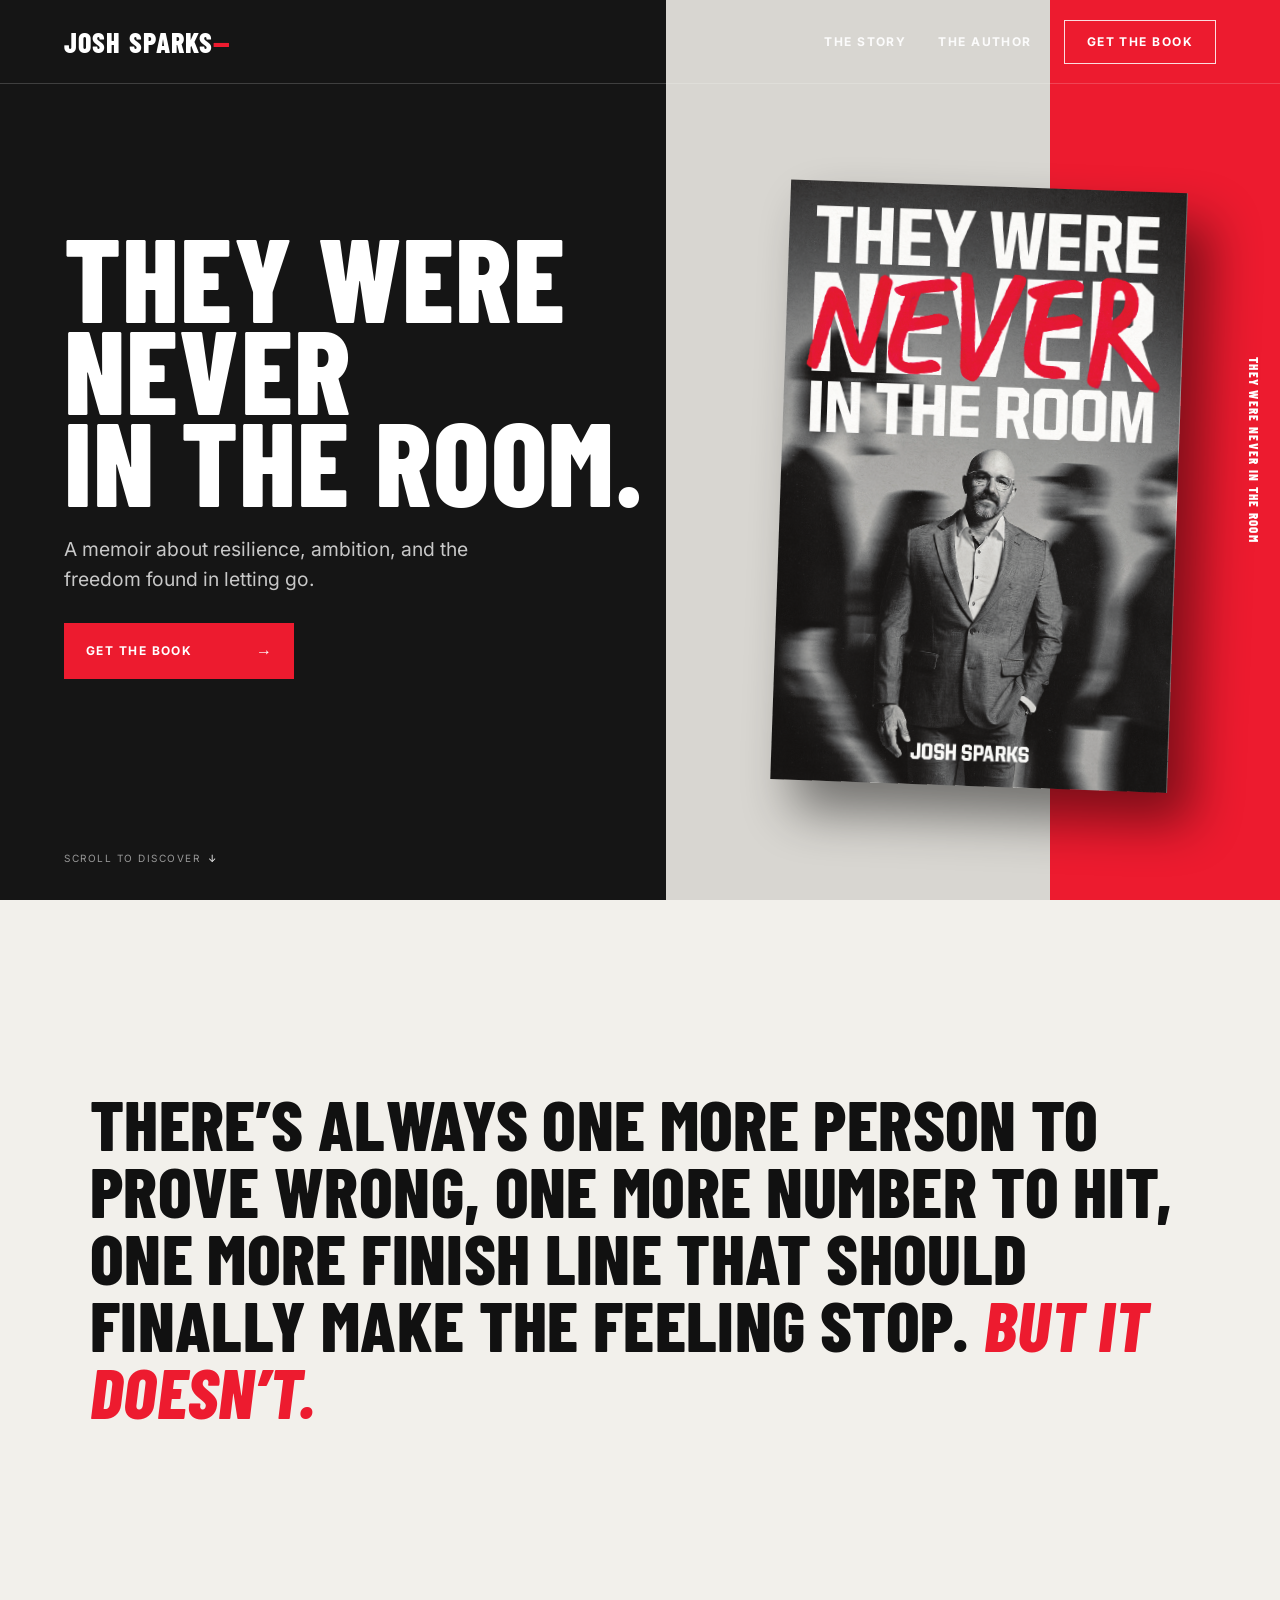
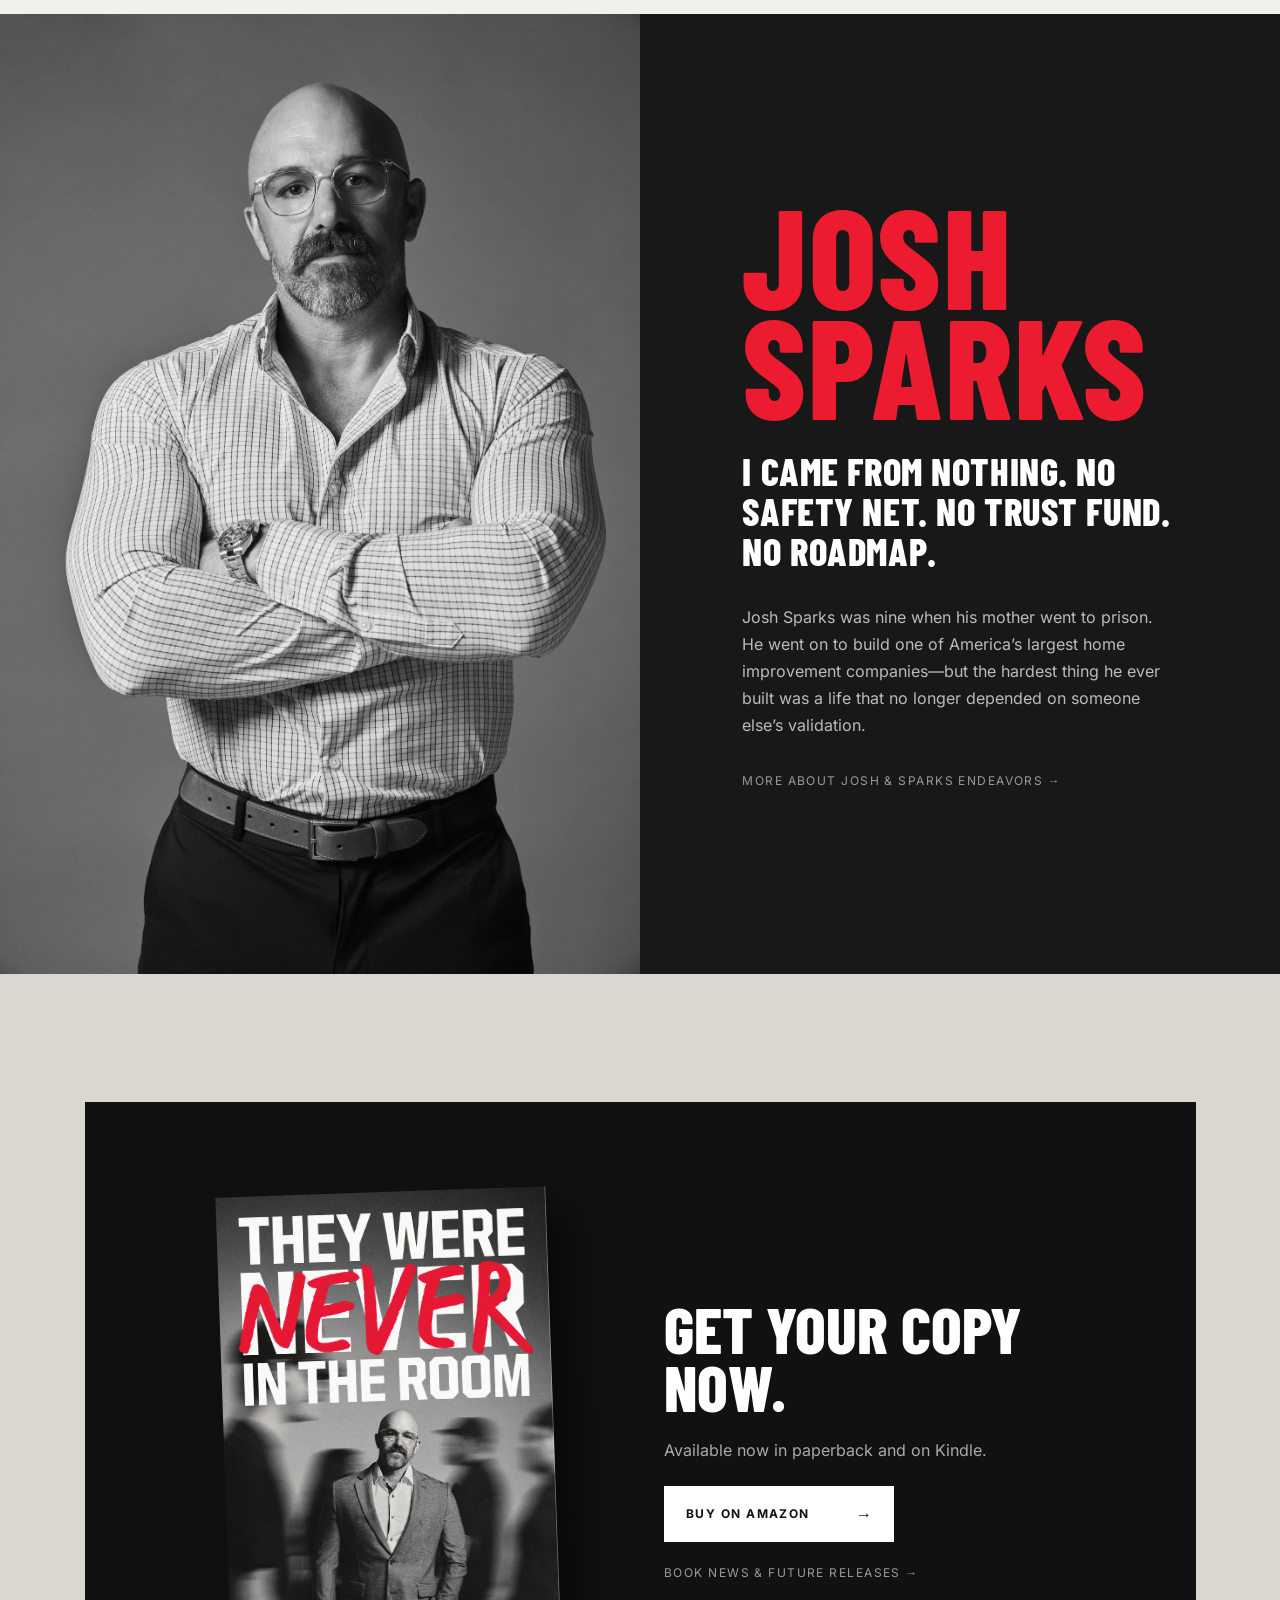
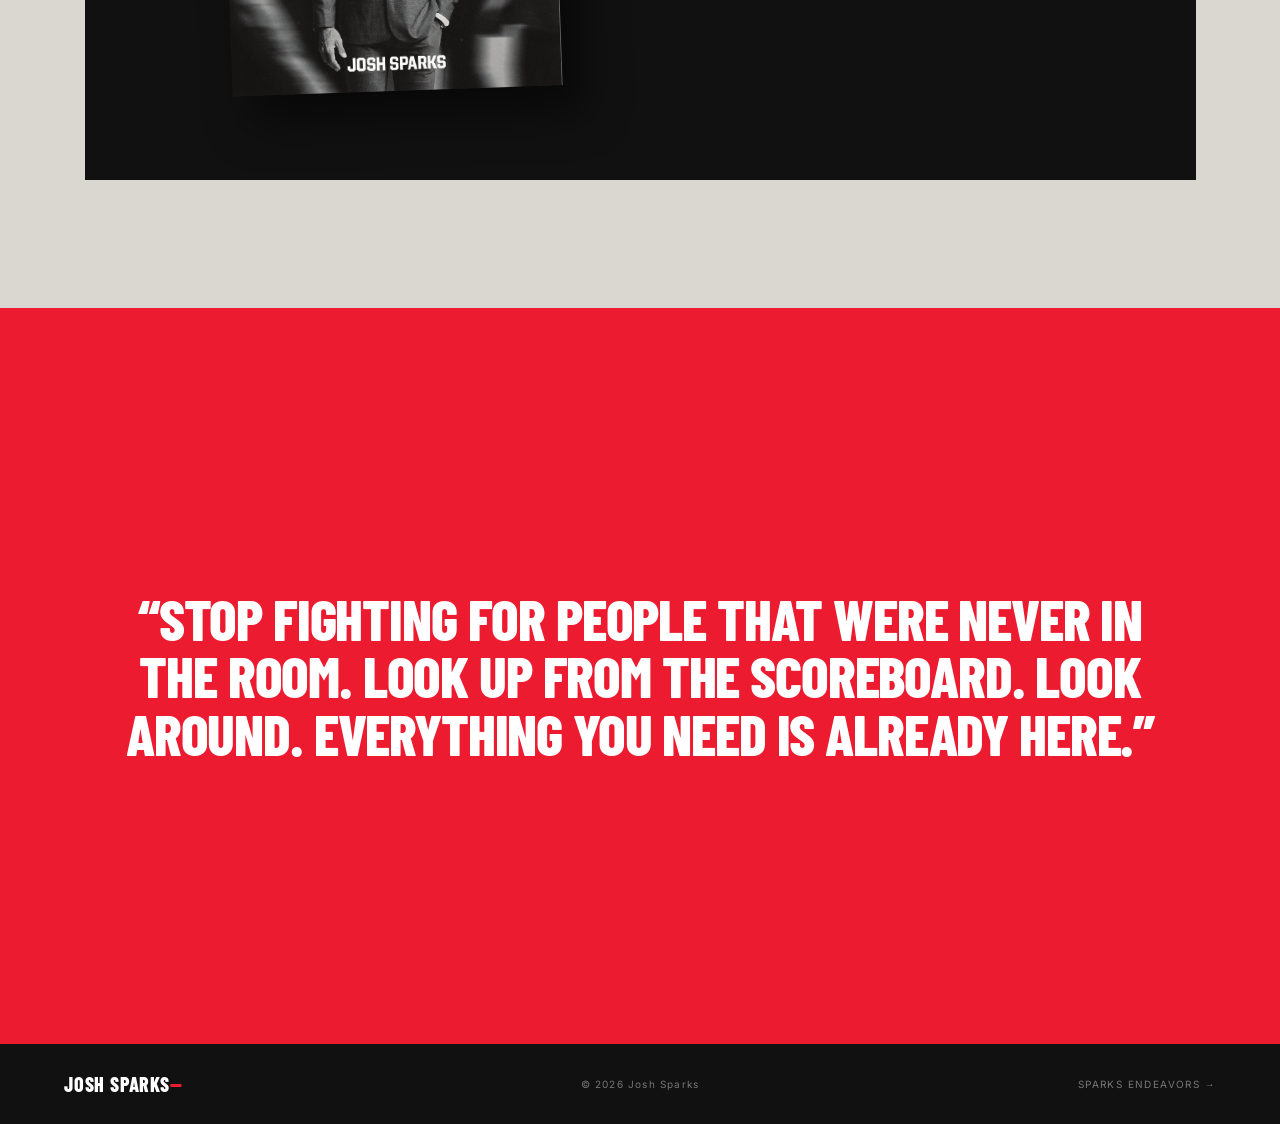
<file: book.html>
<!doctype html>
<html lang="en">
<head>
  <meta charset="utf-8">
  <meta name="viewport" content="width=device-width, initial-scale=1">
  <title>They Were Never in the Room — Josh Sparks | Sparks Endeavors</title>
  <meta name="description" content="They Were Never in the Room, a memoir by Josh Sparks about resilience, ambition, and the freedom found in letting go. Available now in paperback and on Kindle.">
  <link rel="canonical" href="https://sparksendeavors.com/book.html">
  <meta property="og:type" content="book">
  <meta property="og:title" content="They Were Never in the Room — Josh Sparks">
  <meta property="og:description" content="A memoir about resilience, ambition, and the freedom found in letting go.">
  <meta property="og:url" content="https://sparksendeavors.com/book.html">
  <meta property="og:image" content="https://sparksendeavors.com/book-cover.png">
  <meta property="og:image:width" content="796">
  <meta property="og:image:height" content="1203">
  <meta property="og:image:alt" content="They Were Never in the Room by Josh Sparks — the book cover">
  <meta name="twitter:card" content="summary_large_image">
  <link rel="icon" type="image/png" sizes="32x32" href="/favicon-32.png">
  <link rel="apple-touch-icon" href="/favicon-180.png">
  <link rel="preload" href="fonts/barlow-condensed-latin-800-normal.woff2" as="font" type="font/woff2" crossorigin>
  <style>
    @font-face { font-family: "Barlow Condensed"; font-weight: 800; font-style: normal; font-display: swap; src: url("fonts/barlow-condensed-latin-800-normal.woff2") format("woff2"); }
    @font-face { font-family: "Barlow Condensed"; font-weight: 800; font-style: italic; font-display: swap; src: url("fonts/barlow-condensed-latin-800-italic.woff2") format("woff2"); }
    @font-face { font-family: "Inter"; font-weight: 400; font-style: normal; font-display: swap; src: url("fonts/inter-latin-400-normal.woff2") format("woff2"); }
    @font-face { font-family: "Inter"; font-weight: 700; font-style: normal; font-display: swap; src: url("fonts/inter-latin-700-normal.woff2") format("woff2"); }

    /* One deliberate world (the book's own palette), so a single theme by design. */
    :root {
      --charcoal: #151515;
      --black: #111111;
      --author-bg: #181818;
      --cream: #f2f0eb;
      --stone: #dad7d0;
      --gray-panel: #d8d6d1;
      --red: #ed1b2f;
      --white: #ffffff;
      --soft: #c8c8c8;
      --muted: #999999;
      --display: "Barlow Condensed", "Arial Narrow", "Helvetica Neue", Arial, sans-serif;
      --text: "Inter", "Helvetica Neue", Arial, sans-serif;
      --gutter: clamp(20px, 5vw, 64px);
    }
    * { box-sizing: border-box; }
    html { scroll-behavior: smooth; }
    @media (prefers-reduced-motion: reduce) { html { scroll-behavior: auto; } }
    body { margin: 0; background: var(--black); color: var(--white); font: 16px/1.5 var(--text); -webkit-font-smoothing: antialiased; }
    h1, h2, h3, p, blockquote { margin: 0; }
    a { color: inherit; text-decoration: none; }
    a:focus-visible { outline: 2px solid var(--red); outline-offset: 4px; }
    img { display: block; max-width: 100%; height: auto; }
    .display { font-family: var(--display); font-weight: 800; text-transform: uppercase; }
    .label { font: 700 12px/1.5 var(--text); letter-spacing: .12em; text-transform: uppercase; }
    .skip { position: fixed; top: -100px; left: 16px; z-index: 50; background: var(--red); padding: 10px 16px; }
    .skip:focus { top: 12px; }

    /* ---------- nav ---------- */
    .nav {
      position: absolute; top: 0; left: 0; right: 0; z-index: 10;
      height: 84px; padding: 0 var(--gutter);
      display: flex; align-items: center; justify-content: space-between; gap: 24px;
      border-bottom: 1px solid rgba(255,255,255,.18);
    }
    .brand { font: 800 28px/1 var(--display); letter-spacing: .04em; text-transform: uppercase; white-space: nowrap; }
    .brand .dash { color: var(--red); }
    .nav-links { display: flex; align-items: center; gap: 32px; }
    .nav-links a:not(.boxed) { opacity: .92; }
    .nav-links a:not(.boxed):hover { opacity: 1; color: var(--red); }
    .boxed { border: 1px solid rgba(255,255,255,.85); padding: 12px 22px; transition: background .2s, color .2s; }
    .boxed:hover { background: var(--white); color: var(--black); }
    @media (max-width: 720px) { .nav-links a:not(.boxed) { display: none; } .brand { font-size: 23px; } .boxed { padding: 10px 14px; } }

    /* ---------- hero ---------- */
    .hero {
      position: relative; min-height: max(100vh, 680px); overflow: hidden;
      background: var(--charcoal);
      display: grid; grid-template-columns: minmax(0, 52fr) minmax(0, 30fr) minmax(0, 18fr);
    }
    .hero-copy {
      grid-column: 1; align-self: center;
      padding: 120px var(--gutter) 110px;
      display: flex; flex-direction: column; align-items: flex-start; gap: 28px;
    }
    .hero h1 {
      font-size: clamp(64px, 9.2vw, 132px); line-height: .78; letter-spacing: .01em;
    }
    .hero h1 span { display: block; white-space: nowrap; }
    .hero .deck { font-size: clamp(17px, 1.5vw, 19.2px); line-height: 1.55; color: var(--soft); max-width: 460px; }
    .btn {
      display: inline-flex; align-items: center; justify-content: space-between; gap: 40px;
      min-width: 230px; height: 56px; padding: 0 22px;
      transition: transform .2s ease, filter .2s ease;
    }
    .btn .arrow { font-size: 16px; letter-spacing: 0; transition: transform .2s ease; }
    .btn:hover .arrow { transform: translateX(4px); }
    .btn-red { background: var(--red); color: var(--white); }
    .btn-red:hover { filter: brightness(1.08); }
    .btn-white { background: var(--white); color: var(--black); }
    .btn-white:hover { background: var(--red); color: var(--white); }
    .scroll-cue { position: absolute; left: var(--gutter); bottom: 34px; font-size: 10px; letter-spacing: .15em; text-transform: uppercase; color: var(--muted); }
    .scroll-cue span { color: var(--white); margin-left: 8px; }
    .panel-gray { grid-column: 2; background: var(--gray-panel); }
    .panel-red { grid-column: 3; background: var(--red); position: relative; }
    .spine {
      position: absolute; right: 20px; top: 50%;
      transform: translateY(-50%); writing-mode: vertical-rl;
      white-space: nowrap; font: 800 13px/1 var(--display); letter-spacing: .1em; text-transform: uppercase;
    }
    .hero-cover {
      position: absolute; top: 50%; left: 76.5%;
      width: min(31vw, 400px); height: auto;
      transform: translate(-50%, -44%) rotate(2deg);
      box-shadow: 24px 30px 50px rgba(0,0,0,.47);
    }
    @media (max-width: 900px) {
      .hero { grid-template-columns: 1fr 26%; grid-template-rows: auto 560px; min-height: 0; }
      .hero-copy { grid-column: 1 / -1; padding-top: 140px; padding-bottom: 72px; }
      .panel-gray { grid-column: 1; grid-row: 2; }
      .panel-red { grid-column: 2; grid-row: 2; }
      .hero-cover { top: auto; bottom: 60px; left: 50%; width: min(64vw, 330px); transform: translateX(-50%) rotate(2deg); }
      .scroll-cue { display: none; }
    }

    /* ---------- story ---------- */
    .story { background: var(--cream); color: var(--black); padding: clamp(110px, 15vw, 190px) var(--gutter); }
    .story blockquote { max-width: 1100px; margin: 0 auto; font-size: clamp(38px, 5.5vw, 70.4px); line-height: .95; letter-spacing: .005em; }
    .story em { color: var(--red); font-style: italic; }

    /* ---------- author ---------- */
    .author { background: var(--author-bg); display: grid; grid-template-columns: 1fr 1fr; }
    .author-photo { width: 100%; height: 100%; min-height: 640px; object-fit: cover; filter: grayscale(1); }
    .author-copy { align-self: center; padding: 96px var(--gutter) 96px clamp(40px, 8vw, 104px); max-width: 640px; display: flex; flex-direction: column; gap: 32px; }
    .author h2 { color: var(--red); font-size: clamp(84px, 11vw, 140.8px); line-height: .78; letter-spacing: .01em; }
    .author .credo { font-size: clamp(28px, 3vw, 38.4px); line-height: 1.05; letter-spacing: .015em; max-width: 430px; }
    .author .bio { color: #bbbbbb; font-size: 16px; line-height: 1.7; max-width: 430px; }
    .author .more { color: var(--muted); font-size: 12px; letter-spacing: .12em; text-transform: uppercase; }
    .author .more:hover { color: var(--white); }
    @media (max-width: 900px) {
      .author { grid-template-columns: 1fr; }
      .author-photo { min-height: 0; aspect-ratio: 4 / 5; }
      .author-copy { padding: 64px var(--gutter) 80px; }
    }

    /* ---------- order ---------- */
    .order { background: var(--stone); padding: clamp(64px, 10vw, 130px) var(--gutter); }
    .order-card {
      max-width: 1111px; margin: 0 auto; background: var(--black);
      display: grid; grid-template-columns: 1fr 1fr; align-items: center; gap: 48px;
      padding: clamp(48px, 7vw, 100px) clamp(28px, 6vw, 80px);
    }
    .order-cover { justify-self: center; width: min(100%, 330px); transform: rotate(-2deg); box-shadow: 20px 26px 44px rgba(0,0,0,.55); transition: transform .3s ease; }
    .order-cover:hover { transform: rotate(0deg) scale(1.02); }
    .order-copy { display: flex; flex-direction: column; align-items: flex-start; gap: 22px; }
    .order h3 { font-size: clamp(44px, 5vw, 64px); line-height: .9; }
    .order .avail { color: #aaaaaa; line-height: 1.7; }
    .order .news { color: var(--muted); font-size: 12px; letter-spacing: .12em; text-transform: uppercase; }
    .order .news:hover { color: var(--white); }
    @media (max-width: 760px) { .order-card { grid-template-columns: 1fr; } }
    @media (prefers-reduced-motion: reduce) { .order-cover, .btn, .btn .arrow { transition: none; } }

    /* ---------- quote ---------- */
    .quote { background: var(--red); padding: clamp(140px, 22vw, 330px) var(--gutter); }
    .quote p { max-width: 1050px; margin: 0 auto; text-align: center; font-size: clamp(34px, 4.5vw, 57.6px); line-height: 1; letter-spacing: -.02em; text-wrap: balance; }

    /* ---------- footer ---------- */
    footer { background: var(--black); padding: 30px var(--gutter); display: grid; grid-template-columns: 1fr auto 1fr; align-items: center; gap: 16px; }
    footer .brand { font-size: 20px; }
    footer .copy { font-size: 10px; letter-spacing: .12em; color: #777777; text-align: center; }
    footer .home { justify-self: end; font-size: 10px; letter-spacing: .14em; text-transform: uppercase; color: #777777; }
    footer .home:hover { color: var(--white); }
    @media (max-width: 640px) { footer { grid-template-columns: 1fr; justify-items: center; } footer .home { justify-self: center; } }
  </style>
</head>
<body>
  <a class="skip label" href="#main">Skip to content</a>

  <nav class="nav" aria-label="Book">
    <a class="brand" href="./" aria-label="Josh Sparks — Sparks Endeavors home">Josh Sparks<span class="dash">—</span></a>
    <div class="nav-links label">
      <a href="#story">The story</a>
      <a href="#author">The author</a>
      <a class="boxed" href="#order">Get the book</a>
    </div>
  </nav>

  <main id="main">
    <header class="hero" id="top">
      <div class="hero-copy">
        <h1 class="display"><span>They were</span><span>never</span><span>in the room.</span></h1>
        <p class="deck">A memoir about resilience, ambition, and the freedom found in letting go.</p>
        <a class="btn btn-red label" href="https://www.amazon.com/dp/B0HNTPWGVC" target="_blank" rel="noopener noreferrer">Get the book <span class="arrow" aria-hidden="true">→</span></a>
      </div>
      <div class="panel-gray" aria-hidden="true"></div>
      <div class="panel-red" aria-hidden="true"><p class="spine">They were never in the room</p></div>
      <img class="hero-cover" src="book-cover.png" width="796" height="1203" fetchpriority="high" alt="They Were Never in the Room by Josh Sparks — book cover">
      <a class="scroll-cue" href="#story">Scroll to discover<span aria-hidden="true">↓</span></a>
    </header>

    <section class="story" id="story" aria-label="The story">
      <blockquote class="display">There’s always one more person to prove wrong, one more number to hit, one more finish line that should finally make the feeling stop. <em>But it doesn’t.</em></blockquote>
    </section>

    <section class="author" id="author" aria-labelledby="author-title">
      <img class="author-photo" src="josh-sparks.webp" width="1467" height="2200" loading="lazy" decoding="async" alt="Josh Sparks, author of They Were Never in the Room">
      <div class="author-copy">
        <h2 class="display" id="author-title">Josh<br>Sparks</h2>
        <p class="credo display">I came from nothing. No safety net. No trust fund. No roadmap.</p>
        <p class="bio">Josh Sparks was nine when his mother went to prison. He went on to build one of America’s largest home improvement companies—but the hardest thing he ever built was a life that no longer depended on someone else’s validation.</p>
        <a class="more" href="./#about">More about Josh &amp; Sparks Endeavors →</a>
      </div>
    </section>

    <section class="order" id="order" aria-labelledby="order-title">
      <div class="order-card">
        <a class="order-cover" href="https://www.amazon.com/dp/B0HNTPWGVC" target="_blank" rel="noopener noreferrer" aria-label="Buy They Were Never in the Room on Amazon (opens in a new tab)">
          <img src="book-cover.png" width="796" height="1203" loading="lazy" decoding="async" alt="">
        </a>
        <div class="order-copy">
          <h3 class="display" id="order-title">Get your copy now.</h3>
          <p class="avail">Available now in paperback and on Kindle.</p>
          <a class="btn btn-white label" href="https://www.amazon.com/dp/B0HNTPWGVC" target="_blank" rel="noopener noreferrer">Buy on Amazon <span class="arrow" aria-hidden="true">→</span></a>
          <a class="news" href="./#book-signup">Book news &amp; future releases →</a>
        </div>
      </div>
    </section>

    <section class="quote" aria-label="From the book">
      <p class="display">“Stop fighting for people that were never in the room. Look up from the scoreboard. Look around. Everything you need is already here.”</p>
    </section>
  </main>

  <footer>
    <a class="brand" href="./">Josh Sparks<span class="dash">—</span></a>
    <p class="copy">© 2026 Josh Sparks</p>
    <a class="home" href="./">Sparks Endeavors →</a>
  </footer>
</body>
</html>
</file>
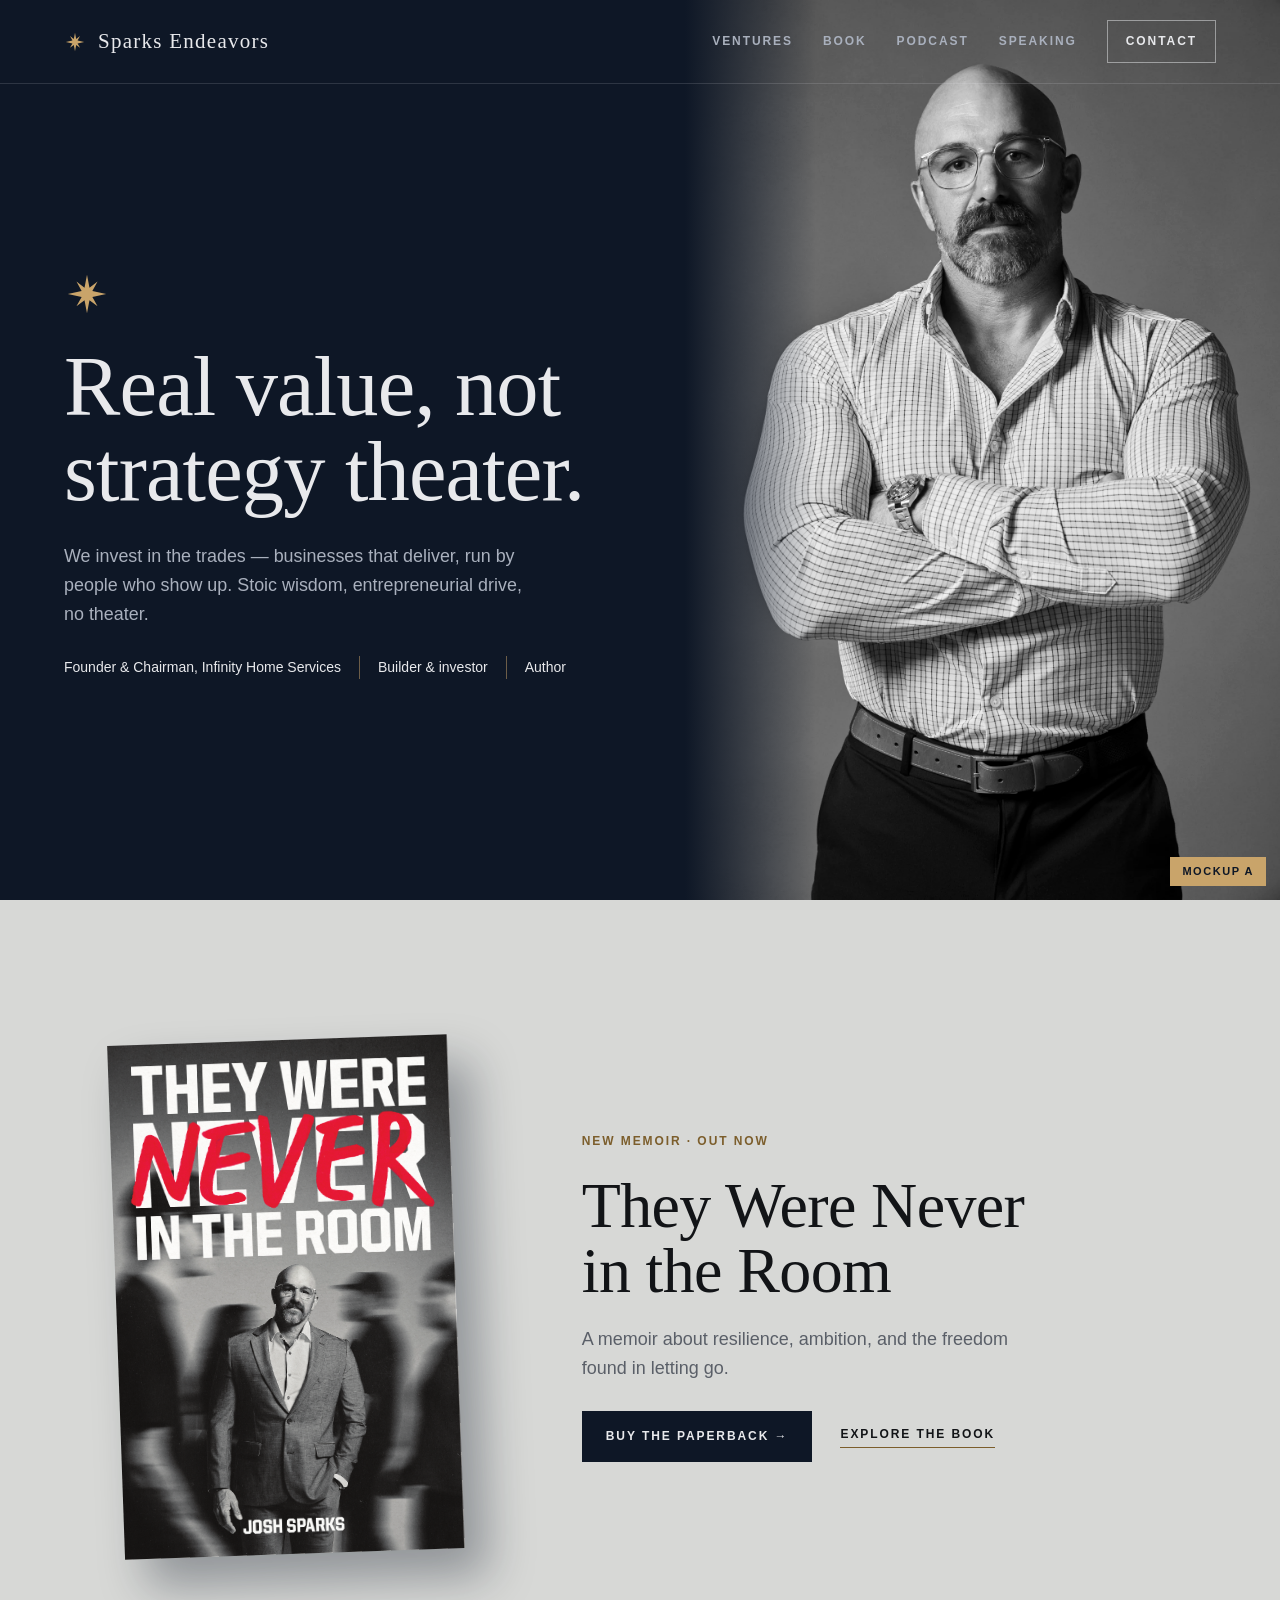
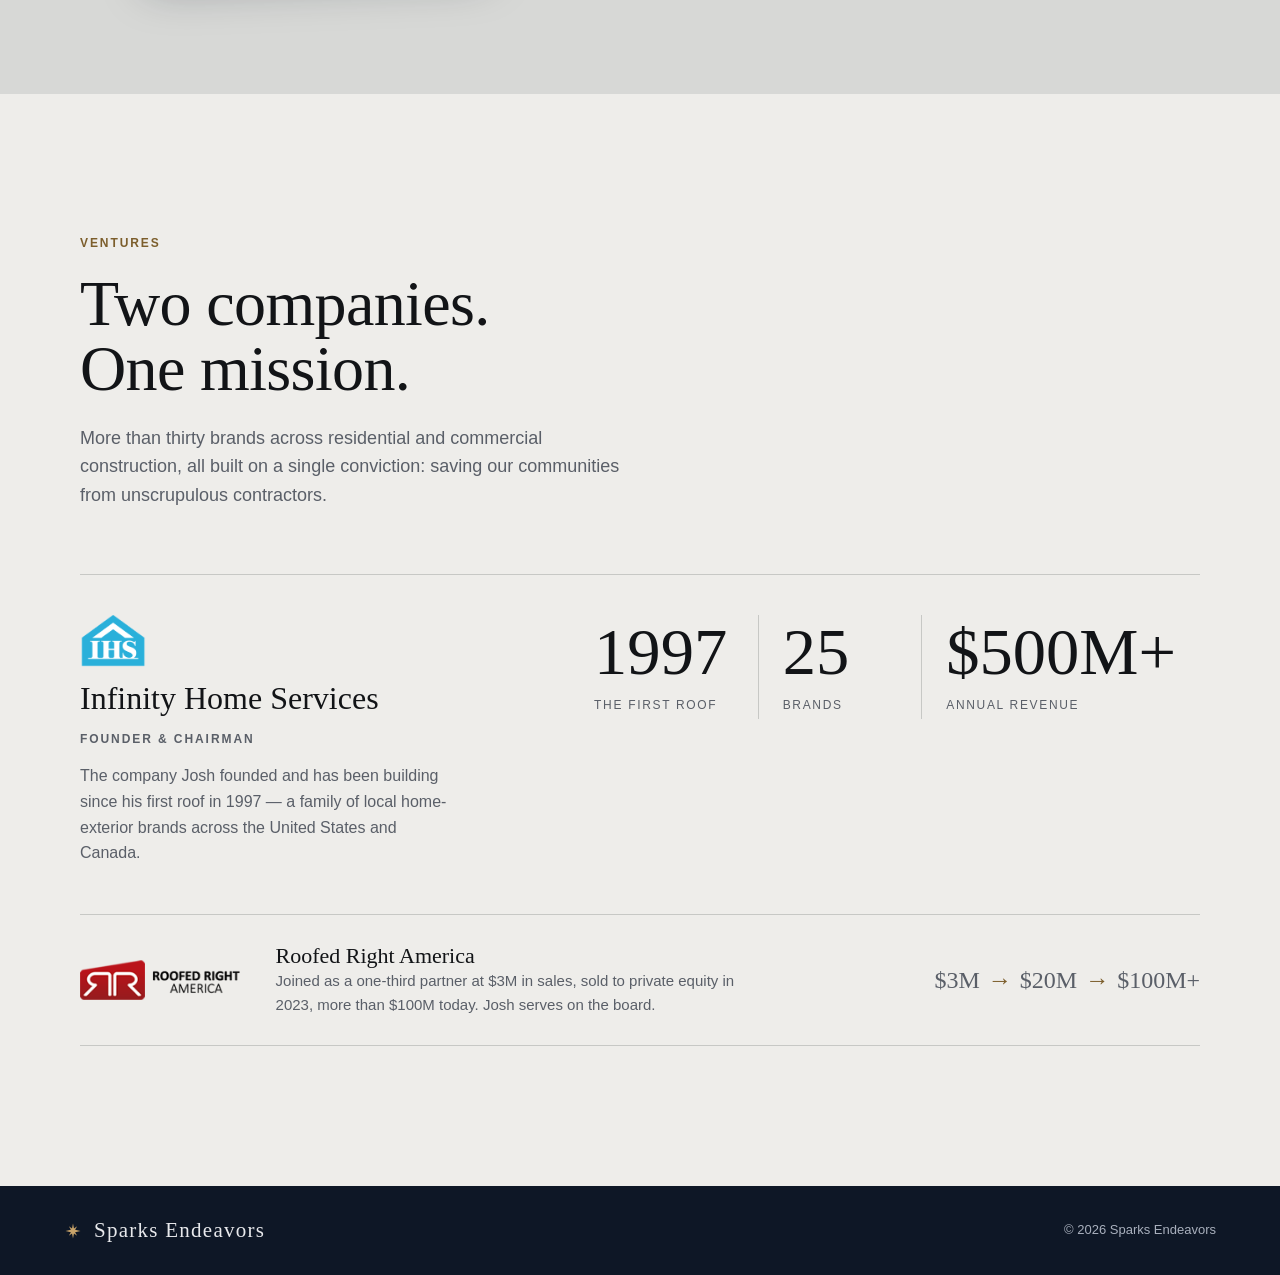
<file: mockups/a-sparks-endeavors.html>
<!doctype html>
<html lang="en">
<head>
<meta charset="utf-8">
<meta name="viewport" content="width=device-width, initial-scale=1">
<meta name="robots" content="noindex">
<title>Mockup A — Sparks Endeavors</title>
<style>
  /* Version A: the book page's structure, Sparks Endeavors' own identity.
     North Star → night-sky navy, paper-light sections, brass accent. */
  :root {
    --night: #0e1726;
    --night-2: #142036;
    --paper: #eeedea;
    --fog: #d7d8d6;
    --ink: #121417;
    --muted: #5a5f68;
    --brass: #c9a46a;
    --brass-ink: #7c5e2c;
    --on-night: #e8e9ec;
    --on-night-soft: #a9b0bd;
    --serif: "Iowan Old Style", "Palatino Linotype", Palatino, "Book Antiqua", Georgia, serif;
    --sans: "Avenir Next", Avenir, "Segoe UI", "Helvetica Neue", Arial, sans-serif;
    --gutter: clamp(20px, 5vw, 64px);
  }
  * { box-sizing: border-box; }
  body { margin: 0; background: var(--paper); color: var(--ink); font: 17px/1.6 var(--sans); -webkit-font-smoothing: antialiased; }
  h1, h2, h3, p { margin: 0; }
  a { color: inherit; text-decoration: none; }
  a:focus-visible { outline: 2px solid var(--brass); outline-offset: 4px; }
  img { display: block; max-width: 100%; height: auto; }
  .label { font-size: 12px; font-weight: 600; letter-spacing: .16em; text-transform: uppercase; }

  /* nav */
  .nav { position: absolute; inset: 0 0 auto 0; z-index: 5; height: 84px; padding: 0 var(--gutter); display: flex; align-items: center; justify-content: space-between; color: var(--on-night); border-bottom: 1px solid rgba(232,233,236,.14); }
  .brand { display: flex; align-items: center; gap: 12px; font: 400 21px/1 var(--serif); letter-spacing: .06em; }
  .brand svg { width: 22px; height: 22px; color: var(--brass); }
  .nav-links { display: flex; gap: 30px; align-items: center; }
  .nav-links a { color: var(--on-night-soft); }
  .nav-links a:hover { color: var(--on-night); }
  .nav-links .boxed { color: var(--on-night); border: 1px solid rgba(232,233,236,.5); padding: 11px 18px; }
  @media (max-width: 860px) { .nav-links a:not(.boxed) { display: none; } }

  /* hero: copy left on night, portrait right — mirrors the book's author spread */
  .hero { background: var(--night); color: var(--on-night); display: grid; grid-template-columns: minmax(0, 1.15fr) minmax(0, 1fr); min-height: max(100vh, 700px); }
  .hero-copy { align-self: center; padding: 140px var(--gutter) 90px; display: flex; flex-direction: column; gap: 28px; max-width: 720px; }
  .hero .star { width: 46px; height: 46px; color: var(--brass); }
  .hero h1 { font: 400 clamp(52px, 6.6vw, 92px)/1 var(--serif); letter-spacing: -.01em; text-wrap: balance; }
  .hero .mission { color: var(--on-night-soft); font-size: clamp(17px, 1.4vw, 19px); max-width: 46ch; }
  .roles { display: flex; flex-wrap: wrap; gap: 10px 0; color: var(--on-night); font-size: 14px; }
  .roles span { padding-right: 18px; margin-right: 18px; border-right: 1px solid rgba(201,164,106,.5); }
  .roles span:last-child { border: 0; margin: 0; padding: 0; }
  .hero-photo { position: relative; overflow: hidden; }
  .hero-photo img { width: 100%; height: 100%; object-fit: cover; object-position: 50% 20%; filter: grayscale(1) contrast(1.05); }
  .hero-photo::after { content: ""; position: absolute; inset: 0; background: linear-gradient(90deg, var(--night) 0%, rgba(14,23,38,0) 22%); }
  @media (max-width: 860px) {
    .hero { grid-template-columns: 1fr; }
    .hero-copy { padding: 130px var(--gutter) 56px; }
    .hero-photo { height: 480px; }
    .hero-photo::after { background: linear-gradient(180deg, var(--night) 0%, rgba(14,23,38,0) 30%); }
  }

  /* book: light fog section */
  .book { background: var(--fog); padding: clamp(80px, 11vw, 140px) var(--gutter); }
  .book-inner { max-width: 1120px; margin: 0 auto; display: grid; grid-template-columns: minmax(0, .8fr) minmax(0, 1.2fr); gap: clamp(40px, 7vw, 96px); align-items: center; }
  .book-cover { justify-self: center; width: min(100%, 340px); transform: rotate(-2deg); box-shadow: 22px 28px 46px rgba(14,23,38,.35); }
  .book-copy { display: flex; flex-direction: column; gap: 22px; align-items: flex-start; }
  .book .kicker { color: var(--brass-ink); }
  .book h2 { font: 400 clamp(44px, 5vw, 68px)/1.02 var(--serif); letter-spacing: -.01em; text-wrap: balance; }
  .book p.deck { color: var(--muted); font-size: 18px; max-width: 46ch; }
  .actions { display: flex; flex-wrap: wrap; gap: 14px 28px; align-items: center; margin-top: 6px; }
  .btn { background: var(--night); color: var(--on-night); padding: 16px 24px; }
  .btn:hover { background: var(--night-2); }
  .link { color: var(--ink); border-bottom: 1px solid var(--brass-ink); padding-bottom: 3px; }
  @media (max-width: 760px) { .book-inner { grid-template-columns: 1fr; } }

  /* ventures: paper section, big numbers */
  .ventures { background: var(--paper); padding: clamp(80px, 11vw, 140px) var(--gutter); }
  .v-inner { max-width: 1120px; margin: 0 auto; }
  .ventures .kicker { color: var(--brass-ink); margin-bottom: 18px; }
  .ventures h2 { font: 400 clamp(44px, 5vw, 68px)/1.02 var(--serif); letter-spacing: -.01em; max-width: 16ch; }
  .ventures .lede { color: var(--muted); font-size: 18px; max-width: 54ch; margin-top: 22px; }
  .ihs { margin-top: 64px; padding-top: 40px; border-top: 1px solid #c7c8c5; display: grid; grid-template-columns: minmax(0, 1fr) minmax(0, 1.3fr); gap: 48px; align-items: start; }
  .co-head { display: flex; flex-direction: column; gap: 14px; align-items: flex-start; }
  .co-head img { height: 52px; width: auto; }
  .co-head h3 { font: 400 32px/1.1 var(--serif); }
  .co-role { color: var(--muted); }
  .co-head p.body { color: var(--muted); font-size: 16px; max-width: 42ch; }
  .stats { display: grid; grid-template-columns: repeat(3, 1fr); gap: 0; }
  .stat { padding: 4px 24px; border-left: 1px solid #c7c8c5; }
  .stat:first-child { border-left: 0; padding-left: 0; }
  .stat .n { display: block; font: 400 clamp(44px, 5.2vw, 72px)/1 var(--serif); font-variant-numeric: lining-nums tabular-nums; }
  .stat .l { display: block; margin-top: 10px; color: var(--muted); font-size: 12px; letter-spacing: .14em; text-transform: uppercase; }
  .rra { margin-top: 48px; padding: 28px 0; border-top: 1px solid #c7c8c5; border-bottom: 1px solid #c7c8c5; display: grid; grid-template-columns: auto minmax(0, 1fr) auto; gap: 36px; align-items: center; }
  .rra img { height: 40px; width: auto; }
  .rra h3 { font: 400 22px/1.2 var(--serif); }
  .rra p { color: var(--muted); font-size: 15px; max-width: 58ch; }
  .rra .arc { font: 400 24px/1 var(--serif); white-space: nowrap; font-variant-numeric: lining-nums; }
  .rra .arc span { color: var(--brass-ink); padding: 0 8px; }
  @media (max-width: 860px) {
    .ihs { grid-template-columns: 1fr; }
    .rra { grid-template-columns: 1fr; gap: 16px; }
  }
  @media (max-width: 520px) { .stats { grid-template-columns: 1fr; gap: 22px; } .stat { border-left: 0; padding-left: 0; } }

  footer { background: var(--night); color: var(--on-night-soft); padding: 34px var(--gutter); display: flex; justify-content: space-between; align-items: center; gap: 20px; font-size: 13px; }
  footer .brand { color: var(--on-night); }
  .mock-tag { position: fixed; right: 14px; bottom: 14px; z-index: 20; background: var(--brass); color: var(--night); font: 700 11px/1 var(--sans); letter-spacing: .14em; text-transform: uppercase; padding: 9px 12px; }
</style>
</head>
<body>
  <svg width="0" height="0" style="position:absolute" aria-hidden="true">
    <symbol id="star" viewBox="0 0 210 240"><path fill="currentColor" d="M105 20 L118 88 L160 55 L133 104 L205 120 L133 135 L160 184 L118 152 L105 220 L92 152 L50 184 L77 135 L5 120 L77 104 L50 55 L92 88 Z"/></symbol>
  </svg>

  <nav class="nav">
    <a class="brand" href="#"><svg aria-hidden="true"><use href="#star"/></svg>Sparks Endeavors</a>
    <div class="nav-links label">
      <a href="#ventures">Ventures</a>
      <a href="#book">Book</a>
      <a href="#">Podcast</a>
      <a href="#">Speaking</a>
      <a class="boxed" href="#">Contact</a>
    </div>
  </nav>

  <header class="hero">
    <div class="hero-copy">
      <svg class="star" aria-hidden="true"><use href="#star"/></svg>
      <h1>Real value, not strategy theater.</h1>
      <p class="mission">We invest in the trades — businesses that deliver, run by people who show up. Stoic wisdom, entrepreneurial drive, no theater.</p>
      <div class="roles"><span>Founder &amp; Chairman, Infinity Home Services</span><span>Builder &amp; investor</span><span>Author</span></div>
    </div>
    <div class="hero-photo"><img src="../josh-sparks.webp" width="1467" height="2200" alt="Josh Sparks"></div>
  </header>

  <section class="book" id="book">
    <div class="book-inner">
      <img class="book-cover" src="../book-cover.png" width="796" height="1203" alt="They Were Never in the Room by Josh Sparks">
      <div class="book-copy">
        <p class="label kicker">New memoir · Out now</p>
        <h2>They Were Never in the Room</h2>
        <p class="deck">A memoir about resilience, ambition, and the freedom found in letting go.</p>
        <div class="actions label">
          <a class="btn" href="#">Buy the paperback →</a>
          <a class="link" href="#">Explore the book</a>
        </div>
      </div>
    </div>
  </section>

  <section class="ventures" id="ventures">
    <div class="v-inner">
      <p class="label kicker">Ventures</p>
      <h2>Two companies. One mission.</h2>
      <p class="lede">More than thirty brands across residential and commercial construction, all built on a single conviction: saving our communities from unscrupulous contractors.</p>

      <div class="ihs">
        <div class="co-head">
          <img src="ihs-logo.png" alt="Infinity Home Services">
          <h3>Infinity Home Services</h3>
          <p class="label co-role">Founder &amp; Chairman</p>
          <p class="body">The company Josh founded and has been building since his first roof in 1997 — a family of local home-exterior brands across the United States and Canada.</p>
        </div>
        <div class="stats">
          <div class="stat"><span class="n">1997</span><span class="l">The first roof</span></div>
          <div class="stat"><span class="n">25</span><span class="l">Brands</span></div>
          <div class="stat"><span class="n">$500M+</span><span class="l">Annual revenue</span></div>
        </div>
      </div>

      <div class="rra">
        <img src="rra-logo.png" alt="Roofed Right America">
        <div>
          <h3>Roofed Right America</h3>
          <p>Joined as a one-third partner at $3M in sales, sold to private equity in 2023, more than $100M today. Josh serves on the board.</p>
        </div>
        <p class="arc">$3M<span>→</span>$20M<span>→</span>$100M+</p>
      </div>
    </div>
  </section>

  <footer>
    <span class="brand"><svg aria-hidden="true" style="width:18px;height:18px;color:var(--brass)"><use href="#star"/></svg>Sparks Endeavors</span>
    <span>© 2026 Sparks Endeavors</span>
  </footer>
  <div class="mock-tag">Mockup A</div>
</body>
</html>
</file>
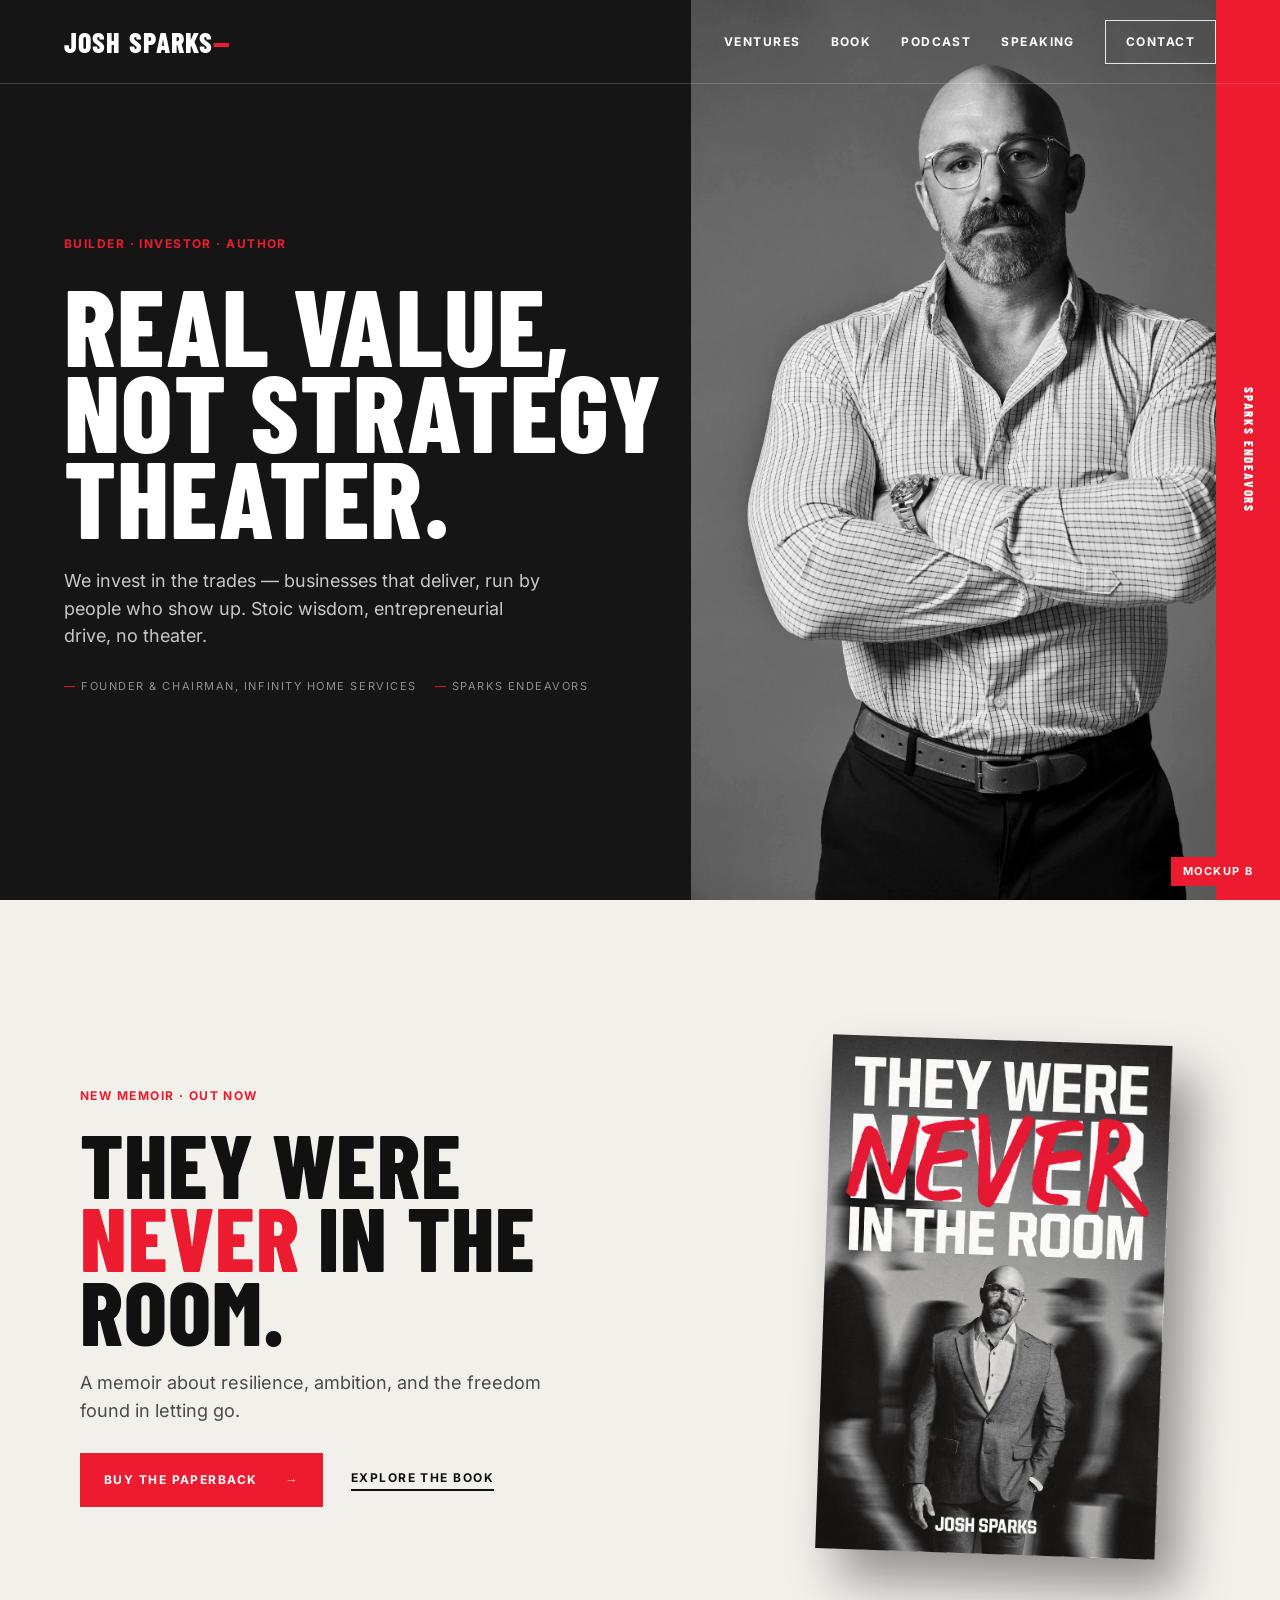
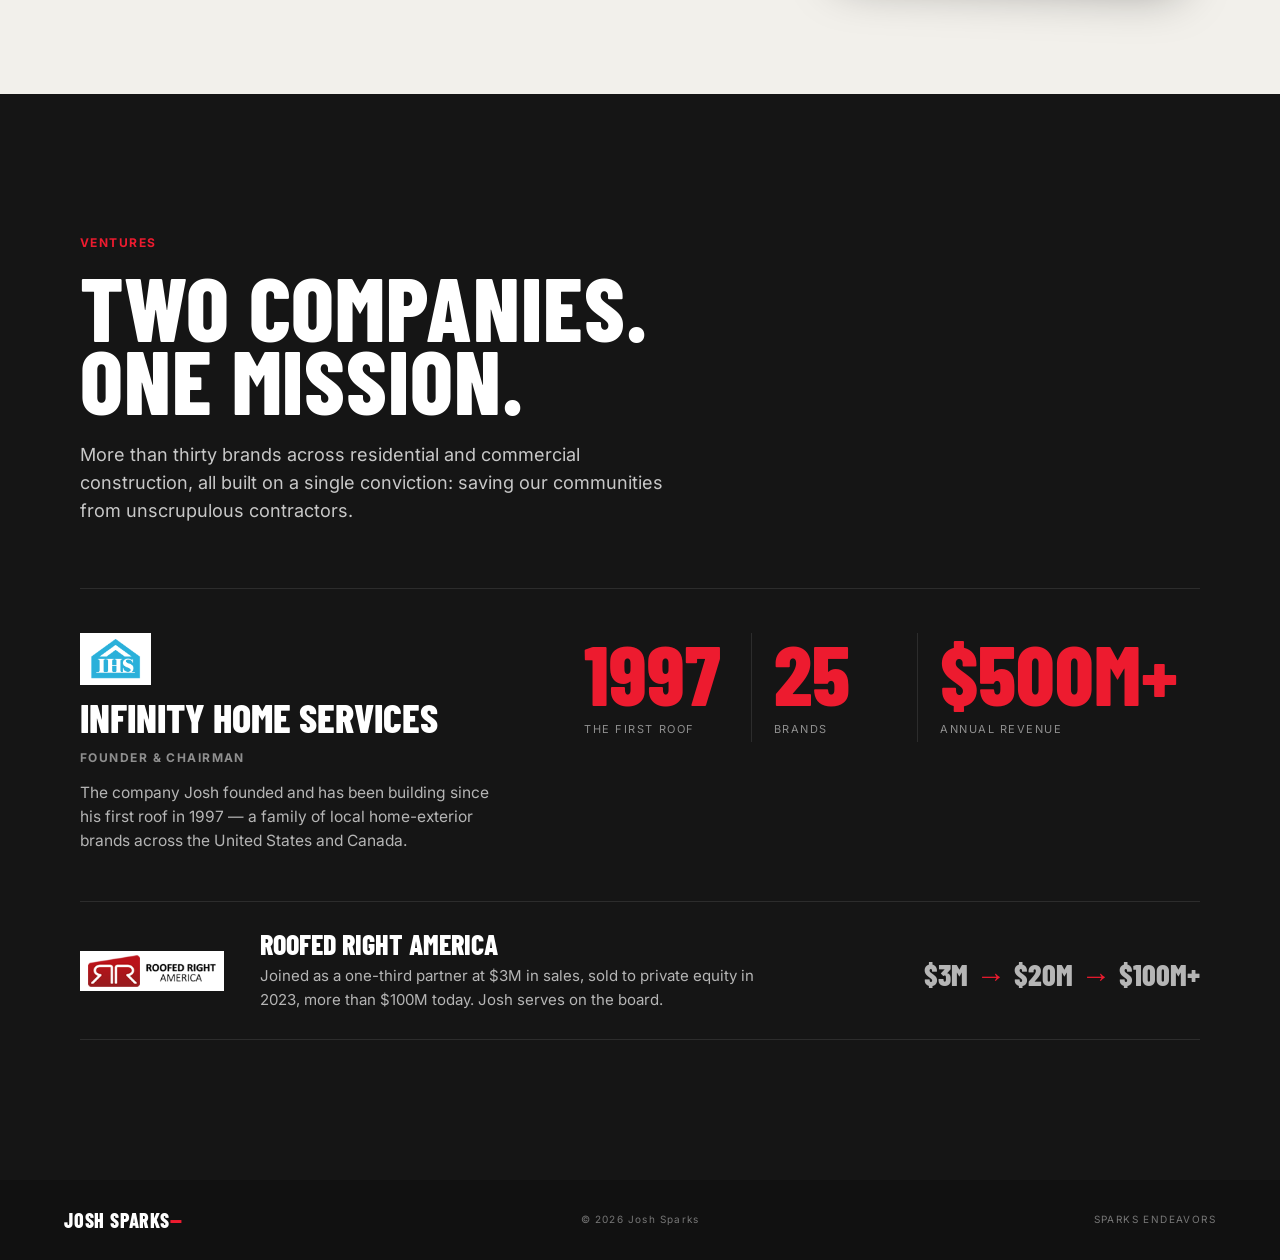
<file: mockups/b-josh-sparks.html>
<!doctype html>
<html lang="en">
<head>
<meta charset="utf-8">
<meta name="viewport" content="width=device-width, initial-scale=1">
<meta name="robots" content="noindex">
<title>Mockup B — Josh Sparks</title>
<style>
  @font-face { font-family: "Barlow Condensed"; font-weight: 800; font-style: normal; font-display: swap; src: url("../fonts/barlow-condensed-latin-800-normal.woff2") format("woff2"); }
  @font-face { font-family: "Inter"; font-weight: 400; font-display: swap; src: url("../fonts/inter-latin-400-normal.woff2") format("woff2"); }
  @font-face { font-family: "Inter"; font-weight: 700; font-display: swap; src: url("../fonts/inter-latin-700-normal.woff2") format("woff2"); }

  /* Version B: one personal brand — the book's DNA everywhere. */
  :root {
    --charcoal: #151515; --black: #111; --cream: #f2f0eb; --stone: #dad7d0; --gray: #d8d6d1;
    --red: #ed1b2f; --white: #fff; --soft: #c8c8c8; --muted: #8f8f8f;
    --display: "Barlow Condensed", "Arial Narrow", sans-serif;
    --text: "Inter", "Helvetica Neue", Arial, sans-serif;
    --gutter: clamp(20px, 5vw, 64px);
  }
  * { box-sizing: border-box; }
  body { margin: 0; background: var(--black); color: var(--white); font: 16px/1.55 var(--text); -webkit-font-smoothing: antialiased; }
  h1, h2, h3, p { margin: 0; }
  a { color: inherit; text-decoration: none; }
  a:focus-visible { outline: 2px solid var(--red); outline-offset: 4px; }
  img { display: block; max-width: 100%; height: auto; }
  .display { font-family: var(--display); font-weight: 800; text-transform: uppercase; }
  .label { font: 700 12px/1.5 var(--text); letter-spacing: .12em; text-transform: uppercase; }

  .nav { position: absolute; inset: 0 0 auto 0; z-index: 5; height: 84px; padding: 0 var(--gutter); display: flex; align-items: center; justify-content: space-between; border-bottom: 1px solid rgba(255,255,255,.18); }
  .brand { font: 800 28px/1 var(--display); letter-spacing: .04em; text-transform: uppercase; }
  .brand .dash { color: var(--red); }
  .nav-links { display: flex; gap: 30px; align-items: center; }
  .nav-links a:not(.boxed):hover { color: var(--red); }
  .boxed { border: 1px solid rgba(255,255,255,.85); padding: 12px 20px; }
  .boxed:hover { background: var(--white); color: var(--black); }
  @media (max-width: 860px) { .nav-links a:not(.boxed) { display: none; } }

  /* hero: same split as the book page, portrait in place of the cover */
  .hero { position: relative; overflow: hidden; background: var(--charcoal); min-height: max(100vh, 700px); display: grid; grid-template-columns: minmax(0, 54fr) minmax(0, 46fr); }
  .hero-copy { align-self: center; padding: 130px var(--gutter) 100px; display: flex; flex-direction: column; align-items: flex-start; gap: 28px; }
  .hero .kicker { color: var(--red); }
  .hero h1 { font-size: clamp(64px, 8.4vw, 124px); line-height: .8; letter-spacing: .01em; }
  .hero h1 span { display: block; white-space: nowrap; }
  .hero .mission { color: var(--soft); font-size: clamp(17px, 1.4vw, 19px); max-width: 44ch; }
  .roles { color: var(--muted); font-size: 11px; letter-spacing: .14em; text-transform: uppercase; display: flex; flex-wrap: wrap; gap: 6px 18px; }
  .roles span::before { content: "— "; color: var(--red); }
  .hero-side { position: relative; background: var(--gray); }
  .hero-side img { position: absolute; inset: 0; width: 100%; height: 100%; object-fit: cover; object-position: 50% 18%; filter: grayscale(1) contrast(1.06); }
  .hero-side .strip { position: absolute; top: 0; right: 0; bottom: 0; width: 64px; background: var(--red); display: flex; align-items: center; justify-content: center; }
  .hero-side .strip span { writing-mode: vertical-rl; font: 800 13px/1 var(--display); letter-spacing: .14em; text-transform: uppercase; white-space: nowrap; }
  @media (max-width: 860px) {
    .hero { grid-template-columns: 1fr; }
    .hero-copy { padding: 130px var(--gutter) 56px; }
    .hero-side { height: 480px; }
  }

  /* book: cream */
  .book { background: var(--cream); color: var(--black); padding: clamp(80px, 11vw, 140px) var(--gutter); }
  .book-inner { max-width: 1120px; margin: 0 auto; display: grid; grid-template-columns: minmax(0, 1.2fr) minmax(0, .8fr); gap: clamp(40px, 7vw, 96px); align-items: center; }
  .book .kicker { color: var(--red); }
  .book-copy { display: flex; flex-direction: column; gap: 22px; align-items: flex-start; }
  .book h2 { font-size: clamp(56px, 7vw, 96px); line-height: .82; letter-spacing: .01em; }
  .book h2 em { color: var(--red); font-style: normal; }
  .book .deck { color: #4a4a4a; font-size: 18px; max-width: 44ch; }
  .actions { display: flex; flex-wrap: wrap; gap: 14px 28px; align-items: center; margin-top: 6px; }
  .btn { display: inline-flex; gap: 28px; background: var(--red); color: var(--white); padding: 18px 24px; }
  .btn:hover { filter: brightness(1.08); }
  .link { border-bottom: 2px solid var(--black); padding-bottom: 2px; }
  .book-cover { justify-self: center; width: min(100%, 340px); transform: rotate(2deg); box-shadow: 24px 30px 50px rgba(0,0,0,.4); }
  @media (max-width: 760px) { .book-inner { grid-template-columns: 1fr; } .book-cover { order: -1; } }

  /* ventures: charcoal, giant red numbers */
  .ventures { background: var(--charcoal); padding: clamp(80px, 11vw, 140px) var(--gutter); }
  .v-inner { max-width: 1120px; margin: 0 auto; }
  .ventures .kicker { color: var(--red); margin-bottom: 18px; }
  .ventures h2 { font-size: clamp(56px, 7vw, 96px); line-height: .82; letter-spacing: .01em; }
  .ventures .lede { color: var(--soft); font-size: 18px; max-width: 56ch; margin-top: 24px; }
  .ihs { margin-top: 64px; padding-top: 44px; border-top: 1px solid #2c2c2c; display: grid; grid-template-columns: minmax(0, 1fr) minmax(0, 1.35fr); gap: 48px; align-items: start; }
  .co-head { display: flex; flex-direction: column; gap: 14px; align-items: flex-start; }
  .co-head img { height: 52px; width: auto; background: var(--white); padding: 6px 10px; }
  .co-head h3 { font-size: 40px; line-height: .9; }
  .co-head .role { color: var(--muted); }
  .co-head p.body { color: #b5b5b5; font-size: 15.5px; max-width: 42ch; }
  .stats { display: grid; grid-template-columns: repeat(3, 1fr); }
  .stat { padding: 4px 22px; border-left: 1px solid #2c2c2c; }
  .stat:first-child { border-left: 0; padding-left: 0; }
  .stat .n { display: block; color: var(--red); font: 800 clamp(56px, 6.6vw, 92px)/.85 var(--display); }
  .stat .l { display: block; margin-top: 12px; color: var(--muted); font-size: 11px; letter-spacing: .14em; text-transform: uppercase; }
  .rra { margin-top: 48px; padding: 28px 0; border-top: 1px solid #2c2c2c; border-bottom: 1px solid #2c2c2c; display: grid; grid-template-columns: auto minmax(0, 1fr) auto; gap: 36px; align-items: center; }
  .rra img { height: 40px; width: auto; background: var(--white); padding: 4px 8px; }
  .rra h3 { font-size: 28px; line-height: 1; }
  .rra p { color: #b5b5b5; font-size: 15px; max-width: 58ch; margin-top: 6px; }
  .rra .arc { font: 800 30px/1 var(--display); white-space: nowrap; }
  .rra .arc span { color: var(--red); padding: 0 8px; }
  .holding { margin-top: 40px; color: var(--muted); font-size: 11px; letter-spacing: .16em; text-transform: uppercase; }
  .holding strong { color: var(--white); font-weight: 700; }
  @media (max-width: 860px) { .ihs { grid-template-columns: 1fr; } .rra { grid-template-columns: 1fr; gap: 16px; } }
  @media (max-width: 520px) { .stats { grid-template-columns: 1fr; gap: 22px; } .stat { border-left: 0; padding-left: 0; } }

  footer { background: var(--black); padding: 30px var(--gutter); display: grid; grid-template-columns: 1fr auto 1fr; align-items: center; gap: 16px; }
  footer .brand { font-size: 20px; }
  footer .copy { font-size: 10px; letter-spacing: .12em; color: #777; text-align: center; }
  footer .right { justify-self: end; font-size: 10px; letter-spacing: .14em; text-transform: uppercase; color: #777; }
  .mock-tag { position: fixed; right: 14px; bottom: 14px; z-index: 20; background: var(--red); color: var(--white); font: 700 11px/1 var(--text); letter-spacing: .14em; text-transform: uppercase; padding: 9px 12px; }
</style>
</head>
<body>
  <nav class="nav">
    <a class="brand" href="#">Josh Sparks<span class="dash">—</span></a>
    <div class="nav-links label">
      <a href="#ventures">Ventures</a>
      <a href="#book">Book</a>
      <a href="#">Podcast</a>
      <a href="#">Speaking</a>
      <a class="boxed" href="#">Contact</a>
    </div>
  </nav>

  <header class="hero">
    <div class="hero-copy">
      <p class="label kicker">Builder · Investor · Author</p>
      <h1 class="display"><span>Real value,</span><span>not strategy</span><span>theater.</span></h1>
      <p class="mission">We invest in the trades — businesses that deliver, run by people who show up. Stoic wisdom, entrepreneurial drive, no theater.</p>
      <div class="roles"><span>Founder &amp; Chairman, Infinity Home Services</span><span>Sparks Endeavors</span></div>
    </div>
    <div class="hero-side">
      <img src="../josh-sparks.webp" width="1467" height="2200" alt="Josh Sparks">
      <div class="strip" aria-hidden="true"><span>Sparks Endeavors</span></div>
    </div>
  </header>

  <section class="book" id="book">
    <div class="book-inner">
      <div class="book-copy">
        <p class="label kicker">New memoir · Out now</p>
        <h2 class="display">They were <em>never</em> in the room.</h2>
        <p class="deck">A memoir about resilience, ambition, and the freedom found in letting go.</p>
        <div class="actions label">
          <a class="btn" href="#">Buy the paperback <span aria-hidden="true">→</span></a>
          <a class="link" href="#">Explore the book</a>
        </div>
      </div>
      <img class="book-cover" src="../book-cover.png" width="796" height="1203" alt="They Were Never in the Room by Josh Sparks">
    </div>
  </section>

  <section class="ventures" id="ventures">
    <div class="v-inner">
      <p class="label kicker">Ventures</p>
      <h2 class="display">Two companies.<br>One mission.</h2>
      <p class="lede">More than thirty brands across residential and commercial construction, all built on a single conviction: saving our communities from unscrupulous contractors.</p>

      <div class="ihs">
        <div class="co-head">
          <img src="ihs-logo.png" alt="Infinity Home Services">
          <h3 class="display">Infinity Home Services</h3>
          <p class="label role">Founder &amp; Chairman</p>
          <p class="body">The company Josh founded and has been building since his first roof in 1997 — a family of local home-exterior brands across the United States and Canada.</p>
        </div>
        <div class="stats">
          <div class="stat"><span class="n">1997</span><span class="l">The first roof</span></div>
          <div class="stat"><span class="n">25</span><span class="l">Brands</span></div>
          <div class="stat"><span class="n">$500M+</span><span class="l">Annual revenue</span></div>
        </div>
      </div>

      <div class="rra">
        <img src="rra-logo.png" alt="Roofed Right America">
        <div>
          <h3 class="display">Roofed Right America</h3>
          <p>Joined as a one-third partner at $3M in sales, sold to private equity in 2023, more than $100M today. Josh serves on the board.</p>
        </div>
        <p class="arc">$3M<span>→</span>$20M<span>→</span>$100M+</p>
      </div>
    </div>
  </section>

  <footer>
    <span class="brand">Josh Sparks<span class="dash">—</span></span>
    <span class="copy">© 2026 Josh Sparks</span>
    <span class="right">Sparks Endeavors</span>
  </footer>
  <div class="mock-tag">Mockup B</div>
</body>
</html>
</file>
<file: biggymguy/styles.css>
@font-face { font-family: "Barlow Condensed"; font-weight: 800; font-style: normal; font-display: swap; src: url("/fonts/barlow-condensed-latin-800-normal.woff2") format("woff2"); }
@font-face { font-family: "Barlow Condensed"; font-weight: 800; font-style: italic; font-display: swap; src: url("/fonts/barlow-condensed-latin-800-italic.woff2") format("woff2"); }
@font-face { font-family: "Inter"; font-weight: 400; font-style: normal; font-display: swap; src: url("/fonts/inter-latin-400-normal.woff2") format("woff2"); }
@font-face { font-family: "Inter"; font-weight: 700; font-style: normal; font-display: swap; src: url("/fonts/inter-latin-700-normal.woff2") format("woff2"); }

:root {
  --charcoal: #151515;
  --black: #111111;
  --deep: #181818;
  --cream: #f2f0eb;
  --stone: #dad7d0;
  --red: #ed1b2f;
  --white: #ffffff;
  --soft: #c8c8c8;
  --muted: #8f8f8f;
  --line-dark: #2c2c2c;
  --line-light: #c9c5bc;
  --body-light: #474747;
  --display: "Barlow Condensed", "Arial Narrow", "Helvetica Neue", Arial, sans-serif;
  --text: "Inter", "Helvetica Neue", Arial, sans-serif;
  --gutter: clamp(20px, 5vw, 64px);
  --max: 1120px;
}

* { box-sizing: border-box; }
html { scroll-behavior: smooth; }
@media (prefers-reduced-motion: reduce) { html { scroll-behavior: auto; } }
body { margin: 0; background: var(--black); color: var(--white); font: 16px/1.6 var(--text); -webkit-font-smoothing: antialiased; }
h1, h2, h3, p, ul, ol { margin: 0; }
a { color: inherit; text-decoration: none; }
a:focus-visible { outline: 2px solid var(--red); outline-offset: 4px; }
.display { font-family: var(--display); font-weight: 800; text-transform: uppercase; }
.label { font: 700 12px/1.5 var(--text); letter-spacing: .12em; text-transform: uppercase; }
.kicker { color: var(--red); }
.skip { position: fixed; top: -100px; left: 16px; z-index: 60; background: var(--red); color: var(--white); padding: 10px 16px; }
.skip:focus { top: 12px; }

.nav { position: absolute; inset: 0 0 auto 0; z-index: 10; height: 84px; padding: 0 var(--gutter); display: flex; align-items: center; justify-content: space-between; gap: 24px; border-bottom: 1px solid rgba(255,255,255,.18); }
.brand { font: 800 28px/1 var(--display); letter-spacing: .04em; text-transform: uppercase; white-space: nowrap; }
.brand .dash { color: var(--red); }
.nav-links { display: flex; align-items: center; gap: 28px; }
.nav-links a:not(.boxed):hover { color: var(--red); }
.boxed { border: 1px solid rgba(255,255,255,.85); padding: 12px 20px; transition: background .2s, color .2s; }
.boxed:hover { background: var(--white); color: var(--black); }
@media (max-width: 860px) { .nav-links a:not(.boxed) { display: none; } }
@media (max-width: 420px) { .brand { font-size: 23px; } .boxed { padding: 10px 14px; } }

.btn { display: inline-flex; align-items: center; justify-content: space-between; gap: 32px; min-width: 220px; padding: 18px 22px; border: 0; cursor: pointer; transition: filter .2s ease, background .2s ease, color .2s ease; }
.btn .arrow { transition: transform .2s ease; }
.btn:hover .arrow { transform: translateX(4px); }
.btn-red { background: var(--red); color: var(--white); }
.btn-red:hover { filter: brightness(1.08); }
.underline { border-bottom: 2px solid currentColor; padding-bottom: 2px; }
.underline:hover { color: var(--red); }
@media (prefers-reduced-motion: reduce) { .btn, .btn .arrow, .boxed { transition: none; } }

.page-hero { background: var(--charcoal); padding: 148px var(--gutter) 64px; }
.page-hero .inner, .section .inner, .note .inner { max-width: var(--max); margin: 0 auto; }
.page-hero h1 { font-size: clamp(64px, 11vw, 132px); line-height: .8; letter-spacing: .01em; }
.page-hero h1 span { display: block; white-space: nowrap; }
.note .underline:hover { color: var(--white); }
.note a:focus-visible { outline-color: var(--white); }
.page-hero .kicker { margin-bottom: 18px; }
.deck { color: var(--soft); font-size: clamp(17px, 1.5vw, 19px); line-height: 1.55; max-width: 42ch; margin-top: 24px; }
.hero-actions { display: flex; flex-wrap: wrap; align-items: center; gap: 18px 28px; margin-top: 32px; }
.sublinks { display: flex; flex-wrap: wrap; gap: 12px 22px; margin-top: 36px; }
.sublinks a { color: var(--soft); }
.sublinks a:hover { color: var(--white); }
.sublinks a[aria-current="page"] { color: var(--white); border-bottom: 2px solid var(--red); padding-bottom: 2px; }

.section { padding: clamp(72px, 9vw, 120px) var(--gutter); }
.h-section { font-size: clamp(48px, 6.4vw, 88px); line-height: .84; letter-spacing: .01em; }
.cream { background: var(--cream); color: var(--black); }
.charcoal { background: var(--charcoal); }
.cream .lede, .charcoal .lede { margin-top: 22px; max-width: 58ch; }
.cream .lede { color: var(--body-light); font-size: 18px; }
.charcoal .lede { color: var(--soft); font-size: 18px; }

.grid { margin-top: 56px; display: grid; grid-template-columns: 1fr 1fr; gap: 48px 64px; }
.block h3 { font-size: clamp(32px, 3.2vw, 44px); line-height: .92; margin-bottom: 14px; }
.cream .block p, .cream .block li { color: var(--body-light); }
.charcoal .block p, .charcoal .block li { color: #b5b5b5; }
.block ul, .block ol { padding-left: 1.15em; margin-top: 12px; }
.block li + li { margin-top: 6px; }
.block .more { display: inline-block; margin-top: 16px; }
@media (max-width: 800px) { .grid { grid-template-columns: 1fr; gap: 36px; } }

.note { background: var(--red); padding: clamp(64px, 8vw, 104px) var(--gutter); text-align: center; }
.note p.display { font-size: clamp(36px, 5vw, 64px); line-height: .95; }
.note .sub { margin-top: 14px; font-size: 17px; }

footer { background: var(--black); padding: 30px var(--gutter); display: grid; grid-template-columns: 1fr auto 1fr; align-items: center; gap: 16px; border-top: 1px solid var(--line-dark); }
footer .brand { font-size: 20px; }
footer .copy { font-size: 10px; letter-spacing: .12em; color: #777; text-align: center; }
footer .links { justify-self: end; display: flex; flex-wrap: wrap; justify-content: flex-end; gap: 16px 22px; font-size: 10px; letter-spacing: .14em; text-transform: uppercase; color: #9a9a9a; }
footer .links a:hover { color: var(--white); }
@media (max-width: 800px) {
  footer { grid-template-columns: 1fr; justify-items: center; }
  footer .links { justify-self: center; justify-content: center; }
}

.doc { background: var(--cream); color: var(--black); padding: clamp(48px, 6vw, 80px) var(--gutter) clamp(80px, 10vw, 120px); }
.doc-inner { max-width: 740px; margin: 0 auto; }
.doc .lead { font-size: 18px; line-height: 1.65; color: var(--black); }
.doc h2 { font-family: var(--display); font-weight: 800; text-transform: uppercase; font-size: clamp(28px, 3vw, 36px); line-height: .95; margin: 2.1em 0 .55em; letter-spacing: .01em; }
.doc p, .doc li { color: var(--body-light); font-size: 16.5px; line-height: 1.7; overflow-wrap: anywhere; }
.doc p + p, .doc .lead + p { margin-top: 1em; }
.doc ul, .doc ol { margin-top: .7em; padding-left: 1.2em; }
.doc li + li { margin-top: .4em; }
.doc a { border-bottom: 2px solid var(--red); }
.doc a:hover { color: var(--red); }
.doc .updated { margin-top: 2.4em; color: #777; font-size: 13px; letter-spacing: .04em; }
</file>
